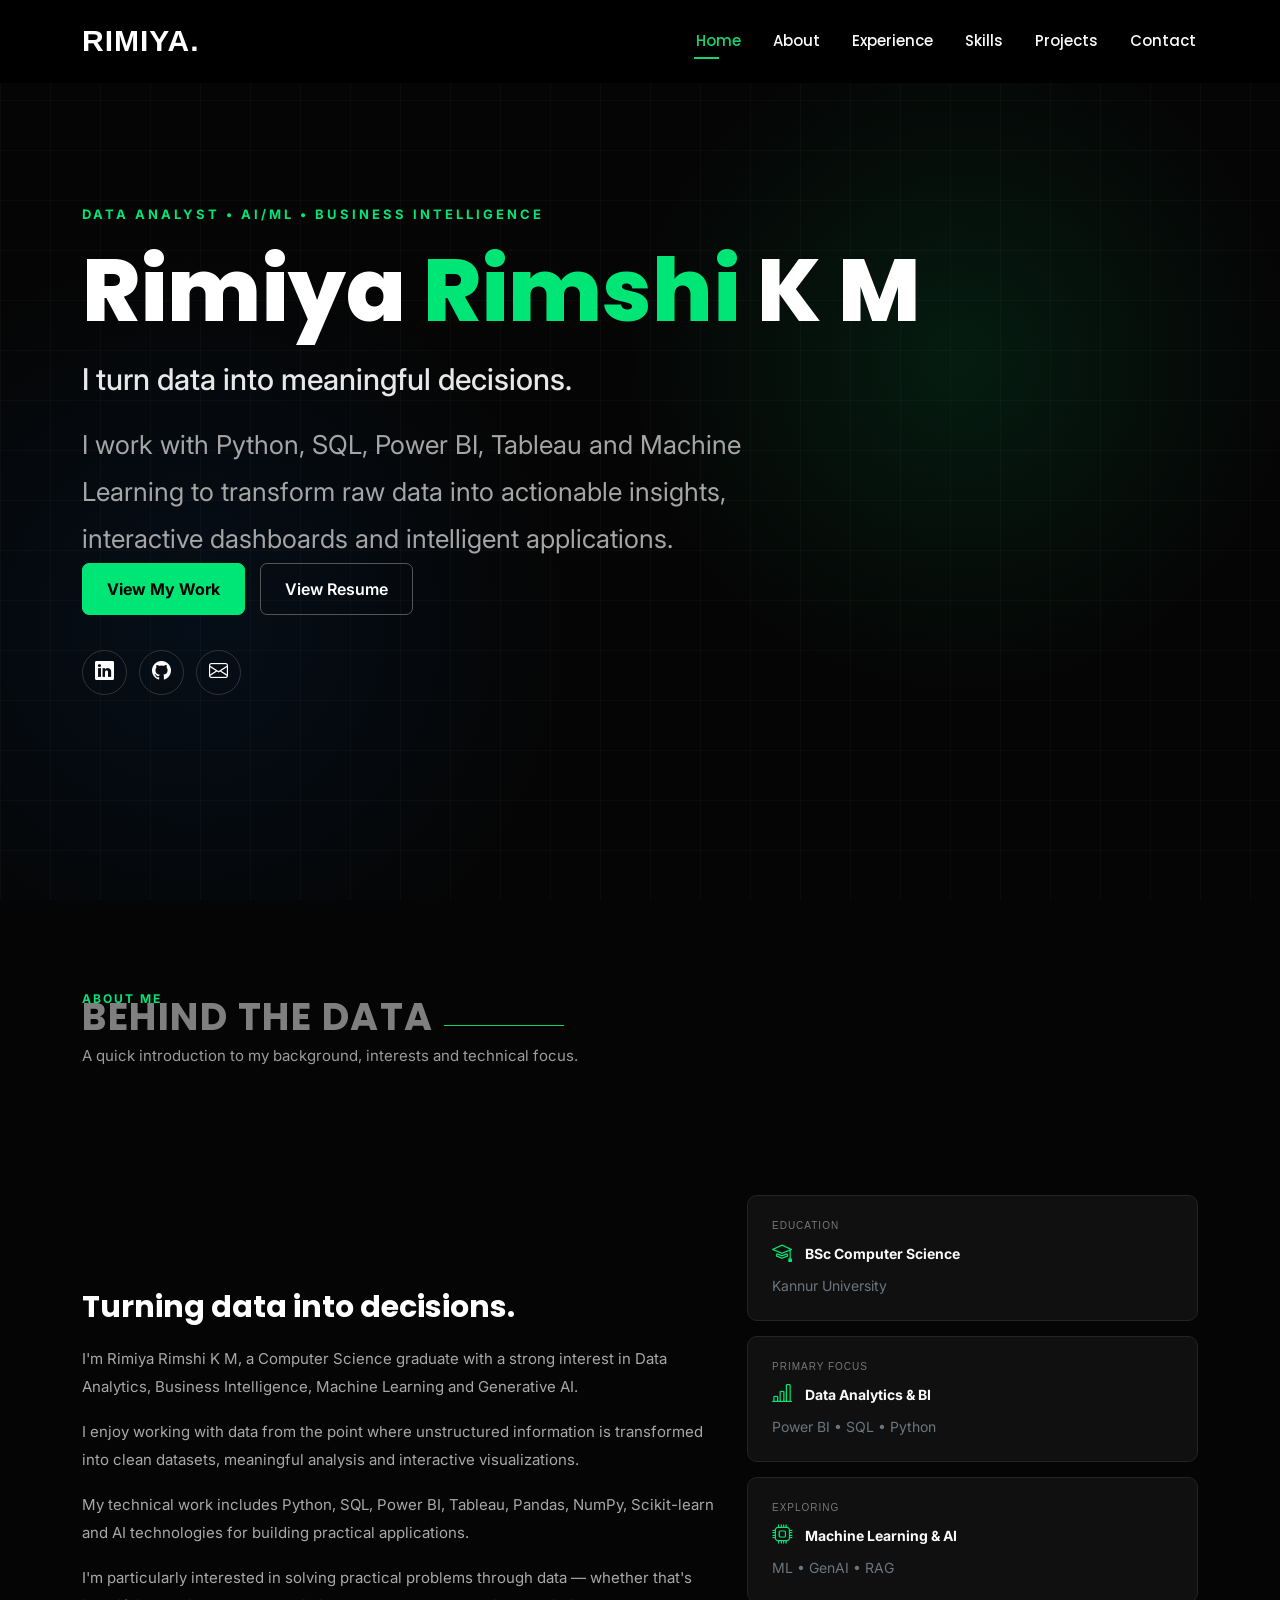
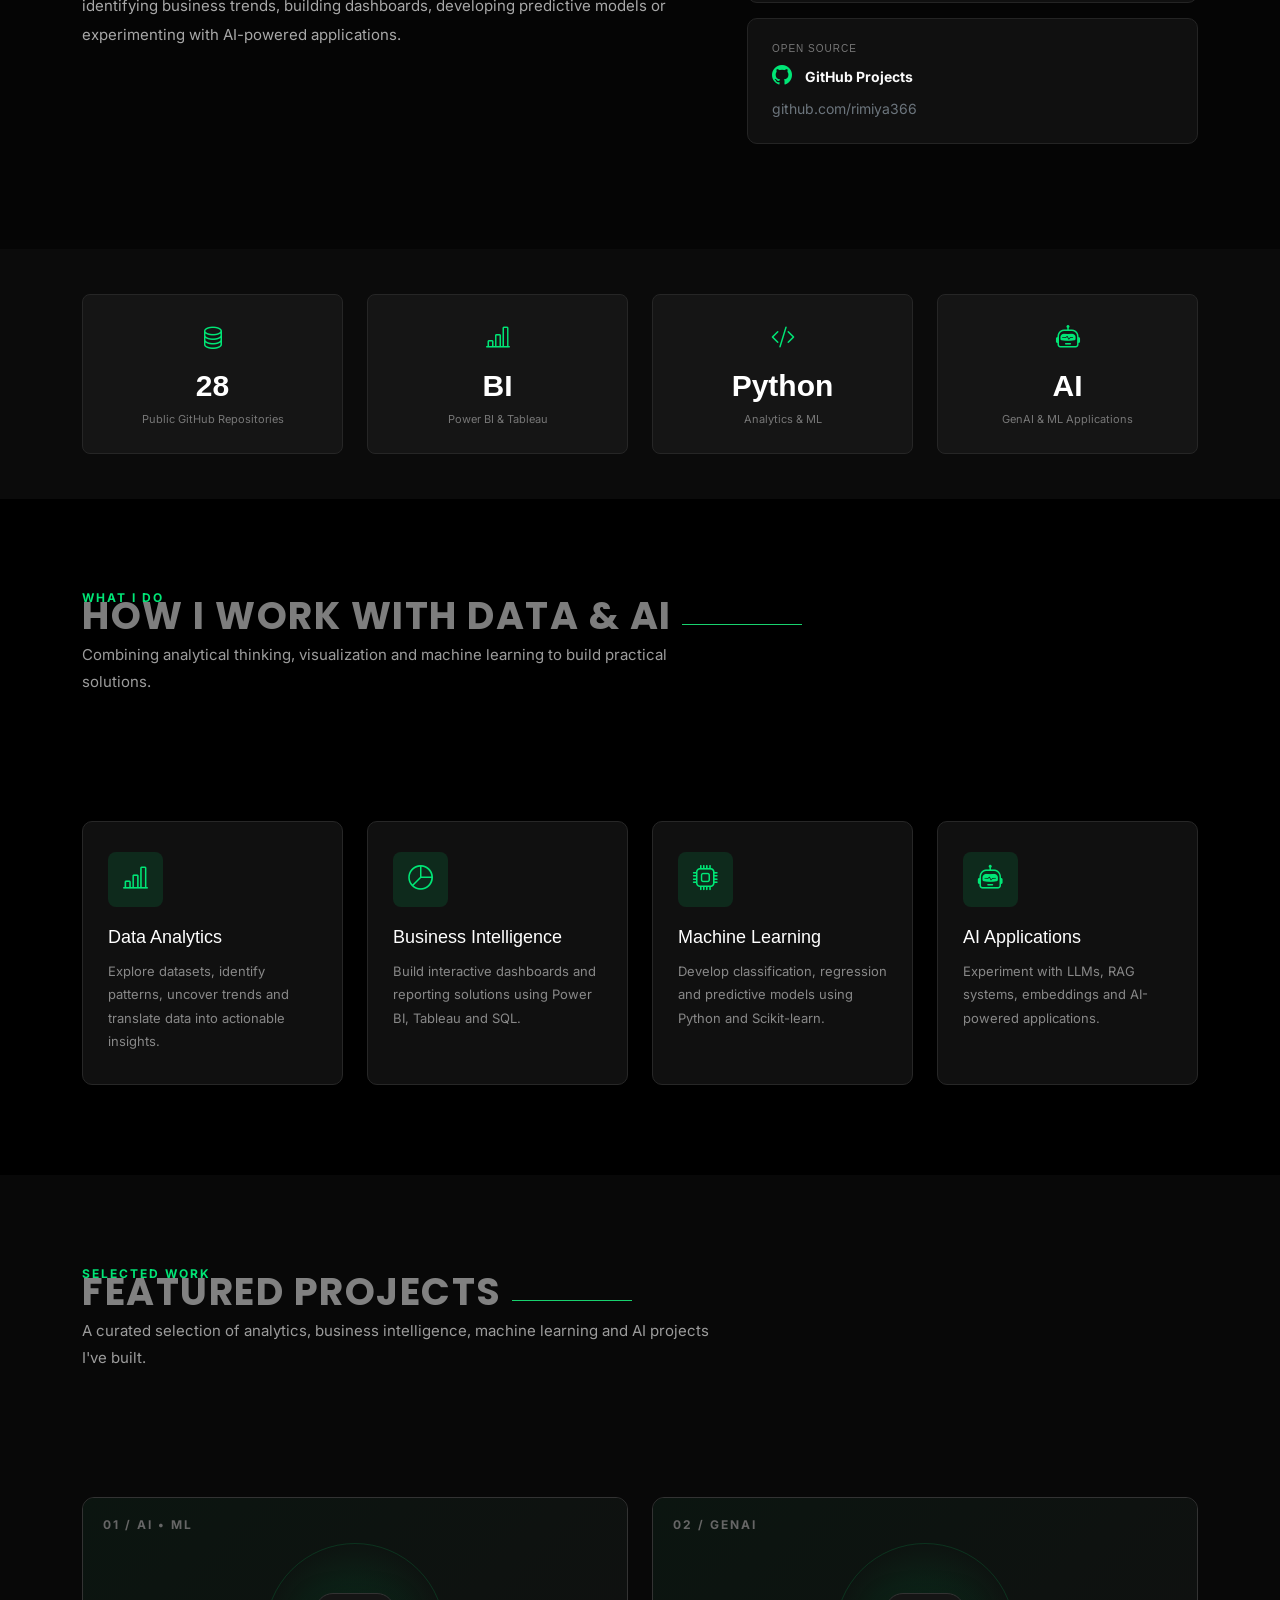
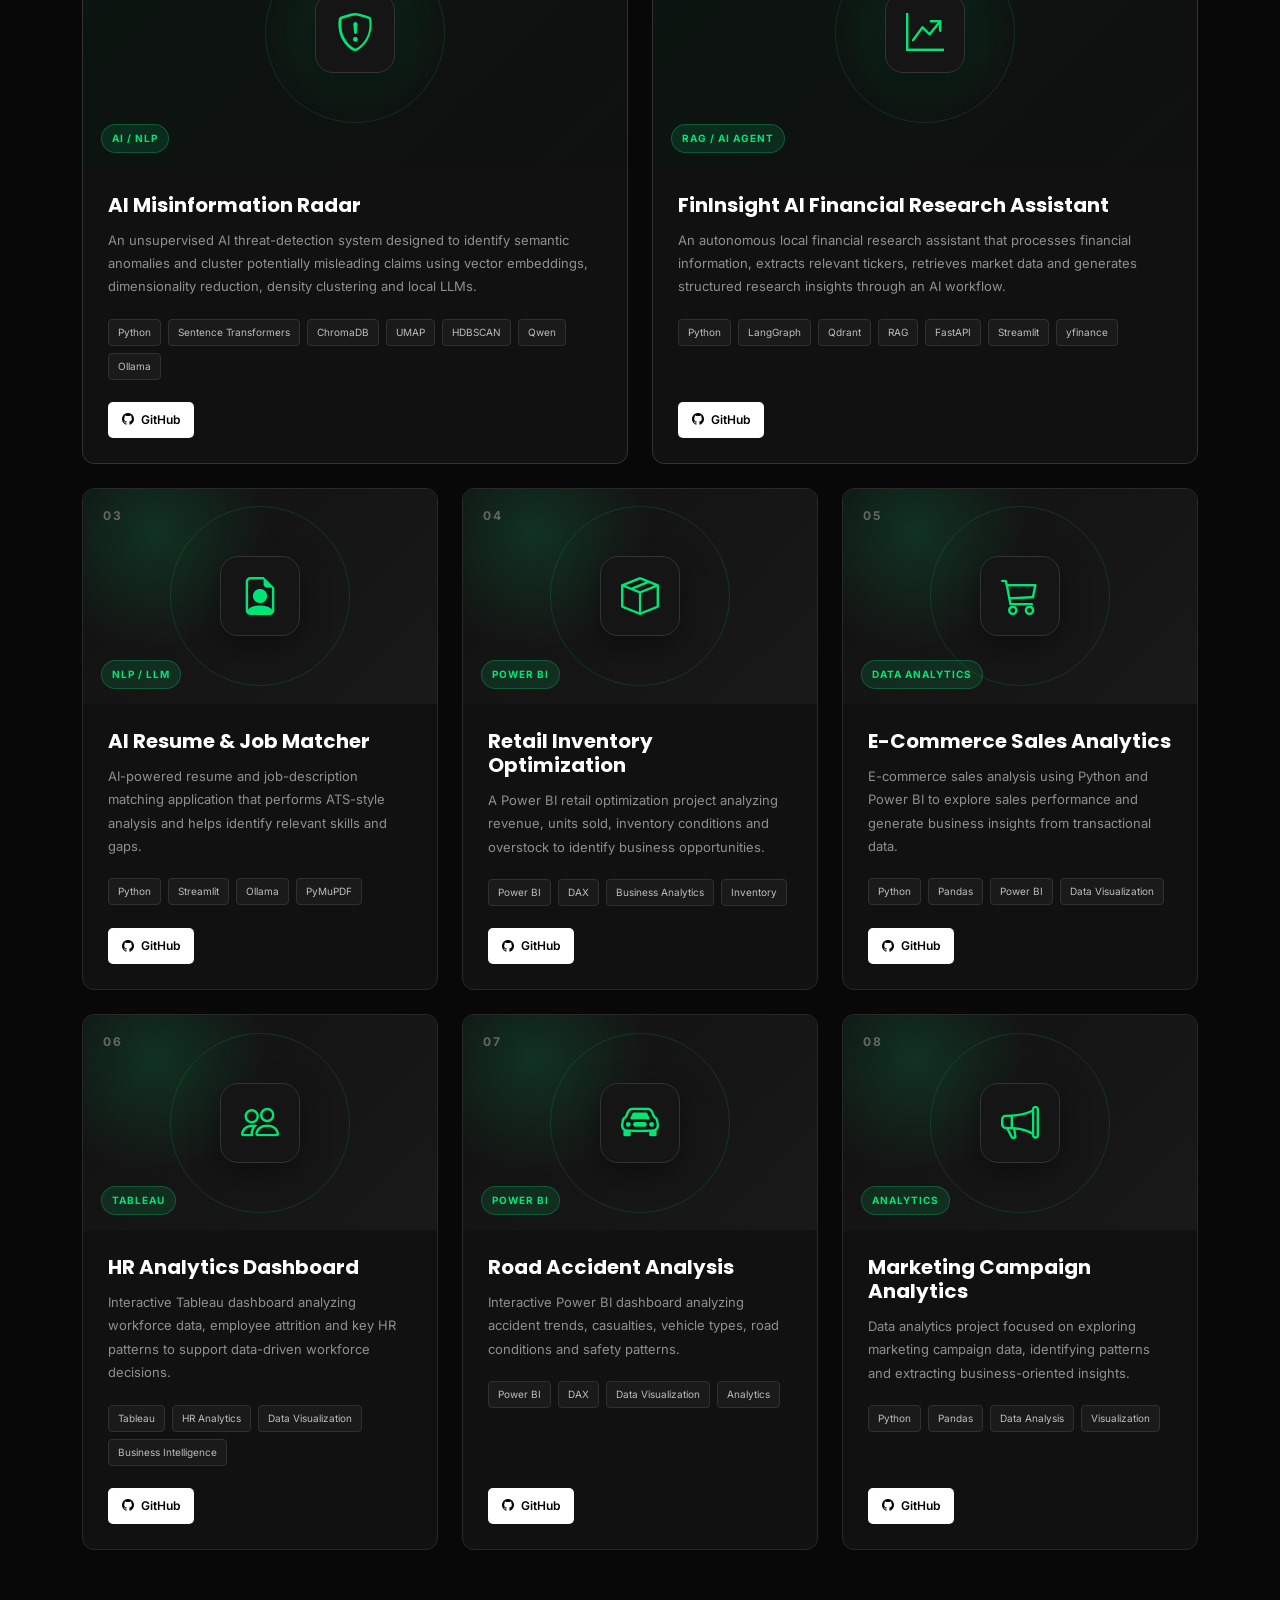
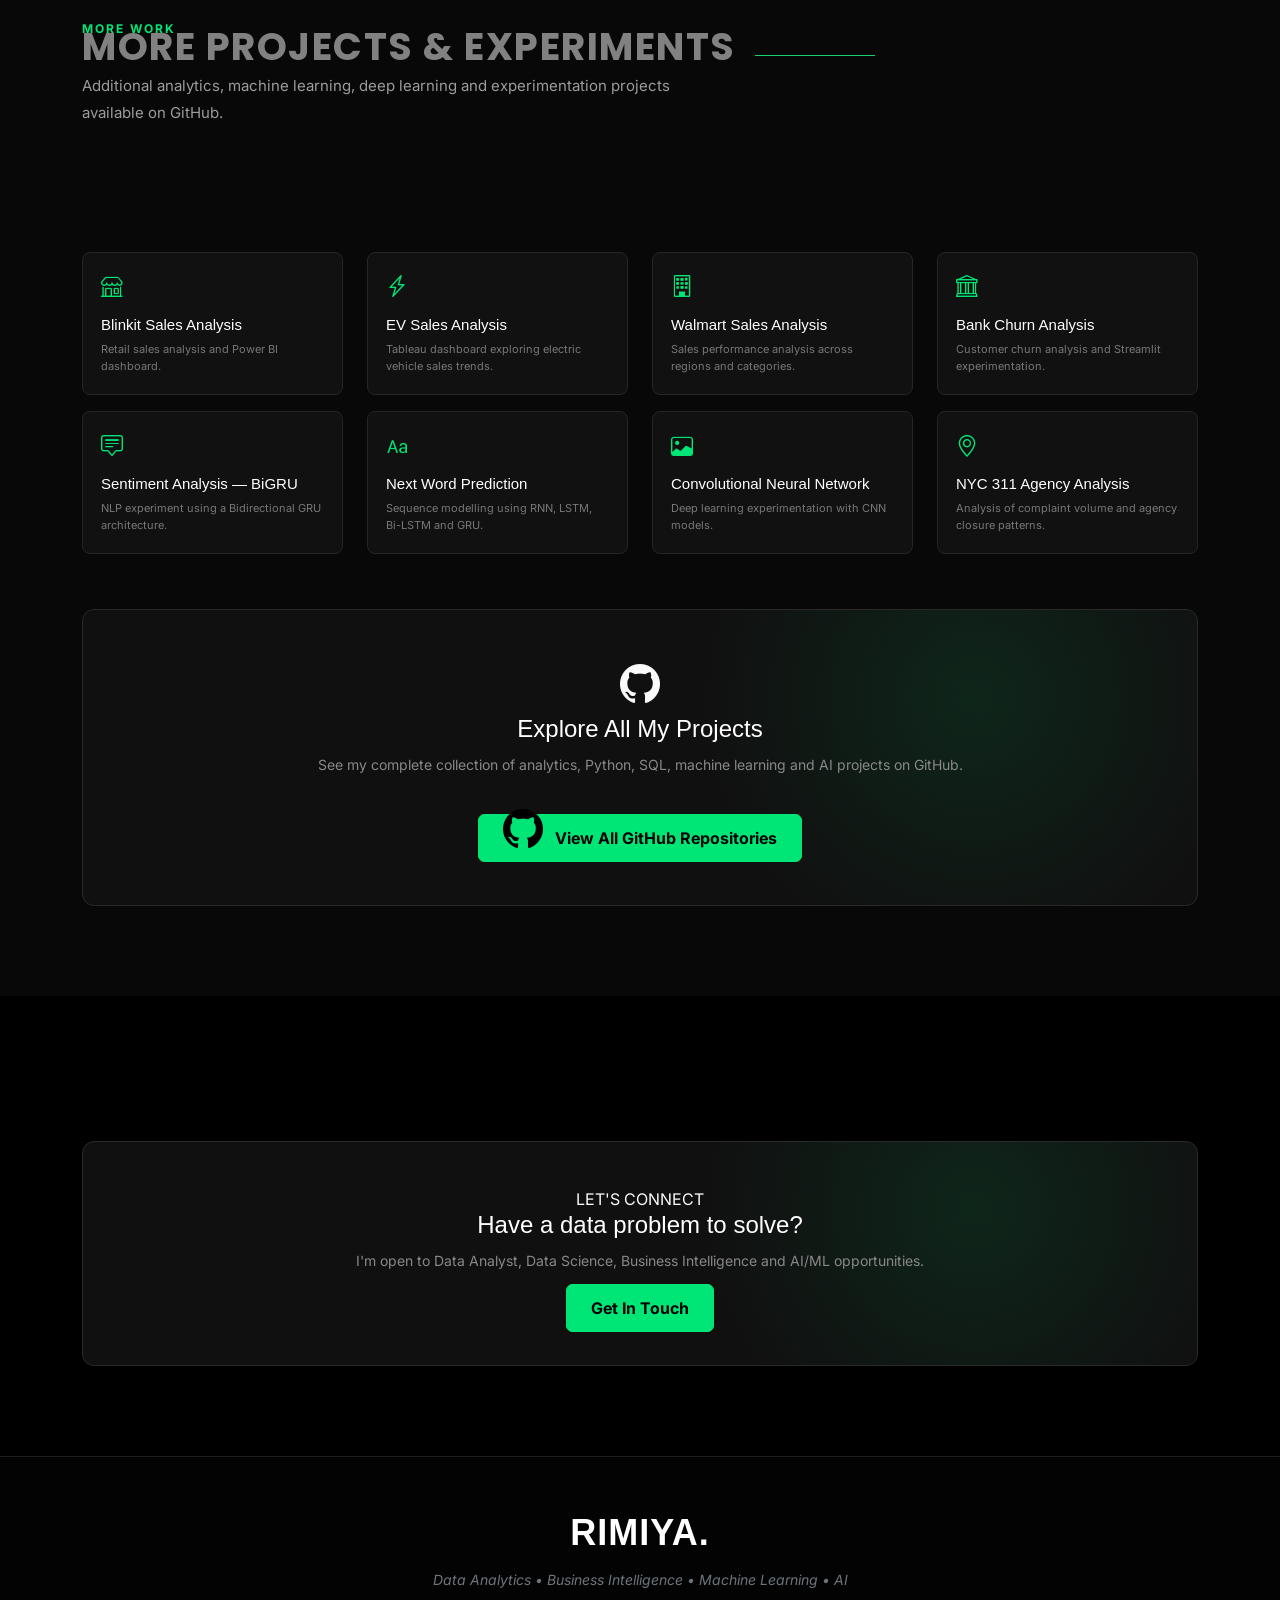
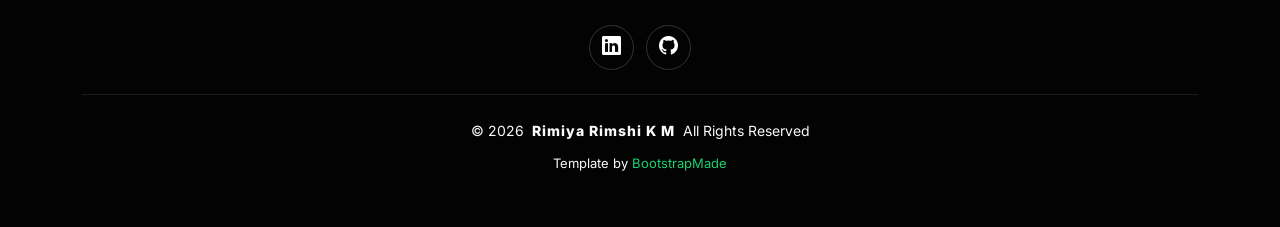
<file: index.html>
<!DOCTYPE html>
<html lang="en">

<head>
  <meta charset="utf-8">
  <meta name="viewport" content="width=device-width, initial-scale=1.0">

  <title>Rimiya Rimshi K M | Data Analyst | AI & Machine Learning</title>

  <meta name="description"
    content="Rimiya Rimshi K M - Data Analyst and AI/ML enthusiast specializing in Power BI, SQL, Python, Machine Learning, Generative AI and Business Intelligence.">

  <meta name="keywords"
    content="Rimiya Rimshi K M, Data Analyst, Data Science, Power BI, SQL, Python, Machine Learning, AI, Generative AI, Tableau">

  <!-- Favicon -->
  <link href="assets/img/favicon.png" rel="icon">
  <link href="assets/img/apple-touch-icon.png" rel="apple-touch-icon">

  <!-- Google Fonts -->
  <link href="https://fonts.googleapis.com" rel="preconnect">
  <link href="https://fonts.gstatic.com" rel="preconnect">
  <link
    href="https://fonts.googleapis.com/css2?family=Inter:wght@300;400;500;600;700;800&family=Poppins:wght@400;500;600;700;800&display=swap"
    rel="stylesheet">

  <!-- Bootstrap -->
  <link href="assets/vendor/bootstrap/css/bootstrap.min.css" rel="stylesheet">

  <!-- Bootstrap Icons -->
  <link href="assets/vendor/bootstrap-icons/bootstrap-icons.css" rel="stylesheet">

  <!-- AOS -->
  <link href="assets/vendor/aos/aos.css" rel="stylesheet">

  <!-- Main CSS -->
  <link href="assets/css/main.css" rel="stylesheet">

  <!-- =========================================================
       CUSTOM PORTFOLIO PROJECT STYLES
  ========================================================== -->

  <style>

    /* =========================================================
       GLOBAL
    ========================================================== */

    body {
      background: #050505;
      color: #ffffff;
      font-family: "Inter", sans-serif;
    }

    .section {
      padding: 90px 0;
    }

    .section-title {
      margin-bottom: 50px;
    }

    .section-title .eyebrow {
      color: #00e676;
      font-size: 12px;
      font-weight: 700;
      letter-spacing: 2px;
      text-transform: uppercase;
      margin-bottom: 8px;
      display: block;
    }

    .section-title h2 {
      font-family: "Poppins", sans-serif;
      font-size: 38px;
      font-weight: 700;
      margin-bottom: 12px;
    }

    .section-title p {
      color: #9c9c9c;
      max-width: 650px;
      font-size: 15px;
      line-height: 1.8;
    }


    /* =========================================================
       NAVIGATION
    ========================================================== */

    .header {
      background: rgba(0, 0, 0, 0.92);
      backdrop-filter: blur(10px);
    }

    .sitename {
      font-weight: 800 !important;
      letter-spacing: 1px;
    }

    .navmenu a {
      font-weight: 500;
    }


    /* =========================================================
       HERO
    ========================================================== */

    #hero {
      min-height: 100vh;
      display: flex;
      align-items: center;
      position: relative;
      overflow: hidden;
      background:
        radial-gradient(circle at 75% 40%, rgba(0, 230, 118, 0.10), transparent 30%),
        radial-gradient(circle at 15% 70%, rgba(0, 123, 255, 0.08), transparent 30%),
        #050505;
    }

    #hero::before {
      content: "";
      position: absolute;
      inset: 0;
      background-image:
        linear-gradient(rgba(255,255,255,0.025) 1px, transparent 1px),
        linear-gradient(90deg, rgba(255,255,255,0.025) 1px, transparent 1px);
      background-size: 50px 50px;
      pointer-events: none;
    }

    .hero-content {
      position: relative;
      z-index: 2;
      max-width: 900px;
    }

    .hero-label {
      color: #00e676;
      font-size: 13px;
      font-weight: 700;
      letter-spacing: 3px;
      text-transform: uppercase;
      margin-bottom: 20px;
    }

    .hero-content h1 {
      font-family: "Poppins", sans-serif;
      font-size: clamp(45px, 7vw, 88px);
      line-height: 1.05;
      font-weight: 800;
      margin-bottom: 20px;
    }

    .hero-content h1 span {
      color: #00e676;
    }

    .hero-role {
      font-size: clamp(20px, 3vw, 30px);
      font-weight: 500;
      margin-bottom: 20px;
      color: #e8e8e8;
    }

    .hero-description {
      color: #a5a5a5;
      font-size: 17px;
      line-height: 1.8;
      max-width: 720px;
      margin-bottom: 35px;
    }

    .hero-buttons {
      display: flex;
      gap: 15px;
      flex-wrap: wrap;
    }

    .btn-primary-custom {
      background: #00e676;
      color: #000;
      border: 1px solid #00e676;
      padding: 13px 24px;
      border-radius: 7px;
      font-weight: 700;
      text-decoration: none;
      transition: 0.3s;
    }

    .btn-primary-custom:hover {
      background: #ffffff;
      color: #000;
      transform: translateY(-2px);
    }

    .btn-outline-custom {
      background: transparent;
      color: #ffffff;
      border: 1px solid #555;
      padding: 13px 24px;
      border-radius: 7px;
      font-weight: 600;
      text-decoration: none;
      transition: 0.3s;
    }

    .btn-outline-custom:hover {
      border-color: #00e676;
      color: #00e676;
      transform: translateY(-2px);
    }

    .social-links-custom {
      display: flex;
      gap: 12px;
      margin-top: 35px;
    }

    .social-links-custom a {
      width: 45px;
      height: 45px;
      border: 1px solid #333;
      border-radius: 50%;
      display: flex;
      align-items: center;
      justify-content: center;
      color: #fff;
      font-size: 19px;
      transition: 0.3s;
      text-decoration: none;
    }

    .social-links-custom a:hover {
      border-color: #00e676;
      color: #00e676;
      transform: translateY(-3px);
    }


    /* =========================================================
       ABOUT
    ========================================================== */

    .about-section {
      background: #050505;
    }

    .about-heading {
      font-family: "Poppins", sans-serif;
      font-size: 30px;
      font-weight: 700;
      margin-bottom: 20px;
    }

    .about-text {
      color: #a8a8a8;
      line-height: 1.9;
      font-size: 15px;
    }

    .about-card {
      background: #101010;
      border: 1px solid #242424;
      border-radius: 10px;
      padding: 24px;
      margin-bottom: 15px;
      transition: 0.3s;
    }

    .about-card:hover {
      border-color: #00e676;
      transform: translateY(-3px);
    }

    .about-card i {
      color: #00e676;
      font-size: 20px;
      margin-right: 10px;
    }

    .about-card h6 {
      color: #777;
      text-transform: uppercase;
      font-size: 10px;
      letter-spacing: 1px;
      margin-bottom: 5px;
    }

    .about-card strong {
      font-size: 14px;
    }


    /* =========================================================
       STATS
    ========================================================== */

    .stats-section {
      background: #0b0b0b;
      padding: 45px 0;
    }

    .stat-box {
      background: #151515;
      border: 1px solid #262626;
      border-radius: 8px;
      padding: 25px 15px;
      text-align: center;
      height: 100%;
    }

    .stat-box i {
      color: #00e676;
      font-size: 24px;
      display: block;
      margin-bottom: 12px;
    }

    .stat-box h3 {
      font-size: 30px;
      font-weight: 700;
      margin: 0;
    }

    .stat-box p {
      color: #777;
      font-size: 11px;
      margin: 7px 0 0;
    }


    /* =========================================================
       WHAT I DO
    ========================================================== */

    .service-card {
      background: #101010;
      border: 1px solid #272727;
      border-radius: 10px;
      padding: 30px 25px;
      height: 100%;
      transition: 0.3s;
    }

    .service-card:hover {
      transform: translateY(-6px);
      border-color: #00e676;
    }

    .service-icon {
      width: 55px;
      height: 55px;
      border-radius: 8px;
      background: rgba(0, 230, 118, 0.12);
      color: #00e676;
      display: flex;
      align-items: center;
      justify-content: center;
      font-size: 25px;
      margin-bottom: 20px;
    }

    .service-card h4 {
      font-size: 18px;
      margin-bottom: 12px;
    }

    .service-card p {
      color: #888;
      font-size: 13px;
      line-height: 1.8;
      margin: 0;
    }


    /* =========================================================
       FEATURED PROJECTS
    ========================================================== */

    .projects-section {
      background: #080808;
    }

    .project-card {
      background: #111111;
      border: 1px solid #292929;
      border-radius: 12px;
      overflow: hidden;
      height: 100%;
      display: flex;
      flex-direction: column;
      transition: all 0.35s ease;
    }

    .project-card:hover {
      transform: translateY(-8px);
      border-color: #00e676;
      box-shadow: 0 20px 45px rgba(0, 0, 0, 0.35);
    }


    /* Project visual area */

    .project-visual {
      min-height: 215px;
      position: relative;
      display: flex;
      align-items: center;
      justify-content: center;
      overflow: hidden;
      background:
        radial-gradient(circle at 20% 20%, rgba(0, 230, 118, 0.15), transparent 35%),
        linear-gradient(135deg, #111111, #191919);
    }

    .project-visual::before {
      content: "";
      position: absolute;
      width: 180px;
      height: 180px;
      border: 1px solid rgba(0, 230, 118, 0.15);
      border-radius: 50%;
    }

    .project-number {
      position: absolute;
      top: 18px;
      left: 20px;
      font-size: 12px;
      color: #666;
      letter-spacing: 2px;
      font-weight: 700;
    }

    .project-icon {
      width: 80px;
      height: 80px;
      border-radius: 18px;
      background: #151515;
      border: 1px solid #333;
      display: flex;
      align-items: center;
      justify-content: center;
      color: #00e676;
      font-size: 38px;
      position: relative;
      z-index: 2;
      box-shadow: 0 10px 30px rgba(0,0,0,0.4);
    }

    .project-category {
      position: absolute;
      bottom: 15px;
      left: 18px;
      background: rgba(0, 230, 118, 0.12);
      border: 1px solid rgba(0, 230, 118, 0.25);
      color: #00e676;
      font-size: 10px;
      font-weight: 700;
      padding: 6px 10px;
      border-radius: 20px;
      text-transform: uppercase;
      letter-spacing: 1px;
    }


    /* Project content */

    .project-content {
      padding: 25px;
      display: flex;
      flex-direction: column;
      flex: 1;
    }

    .project-content h3 {
      font-family: "Poppins", sans-serif;
      font-size: 20px;
      font-weight: 700;
      margin-bottom: 12px;
    }

    .project-content p {
      color: #8f8f8f;
      font-size: 13px;
      line-height: 1.8;
      margin-bottom: 20px;
    }


    /* Tech badges */

    .tech-stack {
      display: flex;
      flex-wrap: wrap;
      gap: 7px;
      margin-bottom: 22px;
    }

    .tech-stack span {
      background: #1a1a1a;
      border: 1px solid #303030;
      color: #bdbdbd;
      font-size: 10px;
      padding: 5px 9px;
      border-radius: 4px;
    }


    /* Project buttons */

    .project-links {
      margin-top: auto;
      display: flex;
      gap: 10px;
    }

    .project-btn {
      display: inline-flex;
      align-items: center;
      gap: 7px;
      padding: 9px 14px;
      border-radius: 5px;
      text-decoration: none;
      font-size: 12px;
      font-weight: 600;
      transition: 0.3s;
    }

    .project-btn-github {
      background: #ffffff;
      color: #000;
    }

    .project-btn-github:hover {
      background: #00e676;
      color: #000;
    }

    .project-btn-secondary {
      border: 1px solid #3a3a3a;
      color: #ffffff;
    }

    .project-btn-secondary:hover {
      border-color: #00e676;
      color: #00e676;
    }


    /* Featured project */

    .featured-project {
      border-color: #333;
    }

    .featured-project .project-visual {
      min-height: 270px;
      background:
        radial-gradient(circle at 50% 50%, rgba(0, 230, 118, 0.14), transparent 30%),
        linear-gradient(135deg, #0b1510, #101010);
    }


    /* =========================================================
       MORE PROJECTS
    ========================================================== */

    .more-projects {
      margin-top: 70px;
    }

    .more-project-card {
      background: #111111;
      border: 1px solid #252525;
      border-radius: 8px;
      padding: 18px;
      height: 100%;
      transition: 0.3s;
    }

    .more-project-card:hover {
      border-color: #00e676;
      transform: translateY(-3px);
    }

    .more-project-card i {
      color: #00e676;
      font-size: 22px;
      margin-bottom: 12px;
      display: block;
    }

    .more-project-card h5 {
      font-size: 15px;
      margin-bottom: 7px;
    }

    .more-project-card p {
      color: #777;
      font-size: 11px;
      margin: 0;
      line-height: 1.6;
    }


    /* =========================================================
       GITHUB CTA
    ========================================================== */

    .github-cta {
      margin-top: 55px;
      padding: 45px;
      border-radius: 12px;
      border: 1px solid #292929;
      background:
        radial-gradient(circle at 80% 30%, rgba(0,230,118,0.10), transparent 30%),
        #101010;
      text-align: center;
    }

    .github-cta i {
      font-size: 40px;
      margin-bottom: 15px;
    }

    .github-cta h3 {
      font-size: 24px;
      margin-bottom: 10px;
    }

    .github-cta p {
      color: #888;
      font-size: 14px;
      margin-bottom: 25px;
    }


    /* =========================================================
       FOOTER
    ========================================================== */

    .footer {
      background: #030303;
      border-top: 1px solid #1c1c1c;
    }


    /* =========================================================
       MOBILE
    ========================================================== */

    @media (max-width: 768px) {

      .section {
        padding: 65px 0;
      }

      .section-title h2 {
        font-size: 30px;
      }

      .hero-content h1 {
        font-size: 48px;
      }

      .hero-description {
        font-size: 15px;
      }

      .project-visual {
        min-height: 190px;
      }

      .github-cta {
        padding: 30px 20px;
      }

    }

  </style>

</head>


<body class="index-page">


  <!-- =========================================================
       HEADER
  ========================================================== -->

  <header id="header" class="header d-flex align-items-center fixed-top">

    <div class="container-xl d-flex align-items-center justify-content-between">

      <a href="index.html" class="logo d-flex align-items-center text-decoration-none">
        <h1 class="sitename">RIMIYA.</h1>
      </a>

      <nav id="navmenu" class="navmenu">

        <ul>

          <li>
            <a href="#hero" class="active">Home</a>
          </li>

          <li>
            <a href="#about">About</a>
          </li>

          <li>
            <a href="resume.html">Experience</a>
          </li>

          <li>
            <a href="#services">Skills</a>
          </li>

          <li>
            <a href="#projects">Projects</a>
          </li>

          <li>
            <a href="contact.html">Contact</a>
          </li>

        </ul>

        <i class="mobile-nav-toggle d-xl-none bi bi-list"></i>

      </nav>

    </div>

  </header>


  <main>


    <!-- =========================================================
         HERO
    ========================================================== -->

    <section id="hero" class="hero section">

      <div class="container">

        <div class="hero-content" data-aos="fade-up">

          <div class="hero-label">
            Data Analyst • AI/ML • Business Intelligence
          </div>

          <h1>
            Rimiya <span>Rimshi</span> K M
          </h1>

          <div class="hero-role">
            I turn data into meaningful decisions.
          </div>

          <p class="hero-description">
            I work with Python, SQL, Power BI, Tableau and Machine Learning
            to transform raw data into actionable insights, interactive
            dashboards and intelligent applications.
          </p>

          <div class="hero-buttons">

            <a href="#projects" class="btn-primary-custom">
              View My Work
            </a>

            <a href="resume.html" class="btn-outline-custom">
              View Resume
            </a>

          </div>


          <div class="social-links-custom">

            <a
              href="https://www.linkedin.com/in/rimiya-rimshi-k-m/"
              target="_blank"
              rel="noopener noreferrer"
              aria-label="LinkedIn">

              <i class="bi bi-linkedin"></i>

            </a>


            <a
              href="https://github.com/rimiya366"
              target="_blank"
              rel="noopener noreferrer"
              aria-label="GitHub">

              <i class="bi bi-github"></i>

            </a>


            <a
              href="mailto:rimiyarimshi07@gmail.com"
              aria-label="Email">

              <i class="bi bi-envelope"></i>

            </a>

          </div>

        </div>

      </div>

    </section>


    <!-- =========================================================
         ABOUT
    ========================================================== -->

    <section id="about" class="section about-section">

      <div class="container">

        <div class="section-title">

          <span class="eyebrow">ABOUT ME</span>

          <h2>Behind the Data</h2>

          <p>
            A quick introduction to my background, interests and technical focus.
          </p>

        </div>


        <div class="row gy-4 align-items-center">


          <div class="col-lg-7">

            <h3 class="about-heading">
              Turning data into decisions.
            </h3>

            <p class="about-text">

              I'm Rimiya Rimshi K M, a Computer Science graduate with a strong
              interest in Data Analytics, Business Intelligence, Machine Learning
              and Generative AI.

            </p>

            <p class="about-text">

              I enjoy working with data from the point where unstructured
              information is transformed into clean datasets, meaningful analysis
              and interactive visualizations.

            </p>

            <p class="about-text">

              My technical work includes Python, SQL, Power BI, Tableau,
              Pandas, NumPy, Scikit-learn and AI technologies for building
              practical applications.

            </p>

            <p class="about-text">

              I'm particularly interested in solving practical problems through
              data — whether that's identifying business trends, building
              dashboards, developing predictive models or experimenting with
              AI-powered applications.

            </p>

          </div>


          <div class="col-lg-5">

            <div class="about-card">

              <h6>Education</h6>

              <strong>
                <i class="bi bi-mortarboard"></i>
                BSc Computer Science
              </strong>

              <p class="small text-secondary mb-0 mt-2">
                Kannur University
              </p>

            </div>


            <div class="about-card">

              <h6>Primary Focus</h6>

              <strong>
                <i class="bi bi-bar-chart-line"></i>
                Data Analytics & BI
              </strong>

              <p class="small text-secondary mb-0 mt-2">
                Power BI • SQL • Python
              </p>

            </div>


            <div class="about-card">

              <h6>Exploring</h6>

              <strong>
                <i class="bi bi-cpu"></i>
                Machine Learning & AI
              </strong>

              <p class="small text-secondary mb-0 mt-2">
                ML • GenAI • RAG
              </p>

            </div>


            <div class="about-card">

              <h6>Open Source</h6>

              <strong>
                <i class="bi bi-github"></i>
                GitHub Projects
              </strong>

              <p class="small text-secondary mb-0 mt-2">
                github.com/rimiya366
              </p>

            </div>

          </div>

        </div>

      </div>

    </section>


    <!-- =========================================================
         STATS
    ========================================================== -->

    <section class="stats-section">

      <div class="container">

        <div class="row gy-3">

          <div class="col-6 col-lg-3">

            <div class="stat-box">

              <i class="bi bi-database"></i>

              <h3>28</h3>

              <p>Public GitHub Repositories</p>

            </div>

          </div>


          <div class="col-6 col-lg-3">

            <div class="stat-box">

              <i class="bi bi-bar-chart-line"></i>

              <h3>BI</h3>

              <p>Power BI & Tableau</p>

            </div>

          </div>


          <div class="col-6 col-lg-3">

            <div class="stat-box">

              <i class="bi bi-code-slash"></i>

              <h3>Python</h3>

              <p>Analytics & ML</p>

            </div>

          </div>


          <div class="col-6 col-lg-3">

            <div class="stat-box">

              <i class="bi bi-robot"></i>

              <h3>AI</h3>

              <p>GenAI & ML Applications</p>

            </div>

          </div>

        </div>

      </div>

    </section>


    <!-- =========================================================
         WHAT I DO
    ========================================================== -->

    <section id="services" class="section">

      <div class="container">

        <div class="section-title">

          <span class="eyebrow">WHAT I DO</span>

          <h2>How I Work With Data & AI</h2>

          <p>
            Combining analytical thinking, visualization and machine learning
            to build practical solutions.
          </p>

        </div>


        <div class="row gy-4">


          <div class="col-lg-3 col-md-6">

            <div class="service-card">

              <div class="service-icon">
                <i class="bi bi-bar-chart-line"></i>
              </div>

              <h4>Data Analytics</h4>

              <p>
                Explore datasets, identify patterns, uncover trends and
                translate data into actionable insights.
              </p>

            </div>

          </div>


          <div class="col-lg-3 col-md-6">

            <div class="service-card">

              <div class="service-icon">
                <i class="bi bi-pie-chart"></i>
              </div>

              <h4>Business Intelligence</h4>

              <p>
                Build interactive dashboards and reporting solutions using
                Power BI, Tableau and SQL.
              </p>

            </div>

          </div>


          <div class="col-lg-3 col-md-6">

            <div class="service-card">

              <div class="service-icon">
                <i class="bi bi-cpu"></i>
              </div>

              <h4>Machine Learning</h4>

              <p>
                Develop classification, regression and predictive models
                using Python and Scikit-learn.
              </p>

            </div>

          </div>


          <div class="col-lg-3 col-md-6">

            <div class="service-card">

              <div class="service-icon">
                <i class="bi bi-robot"></i>
              </div>

              <h4>AI Applications</h4>

              <p>
                Experiment with LLMs, RAG systems, embeddings and
                AI-powered applications.
              </p>

            </div>

          </div>

        </div>

      </div>

    </section>


    <!-- =========================================================
         FEATURED PROJECTS
    ========================================================== -->

    <section id="projects" class="section projects-section">

      <div class="container">


        <!-- SECTION TITLE -->

        <div class="section-title">

          <span class="eyebrow">SELECTED WORK</span>

          <h2>Featured Projects</h2>

          <p>
            A curated selection of analytics, business intelligence,
            machine learning and AI projects I've built.
          </p>

        </div>


        <!-- =====================================================
             PROJECT 01
        ====================================================== -->

        <div class="row gy-4">


          <div class="col-lg-6">

            <article class="project-card featured-project"
              data-aos="fade-up">

              <div class="project-visual">

                <span class="project-number">
                  01 / AI • ML
                </span>

                <div class="project-icon">
                  <i class="bi bi-shield-exclamation"></i>
                </div>

                <span class="project-category">
                  AI / NLP
                </span>

              </div>


              <div class="project-content">

                <h3>
                  AI Misinformation Radar
                </h3>

                <p>
                  An unsupervised AI threat-detection system designed to
                  identify semantic anomalies and cluster potentially
                  misleading claims using vector embeddings, dimensionality
                  reduction, density clustering and local LLMs.
                </p>


                <div class="tech-stack">

                  <span>Python</span>
                  <span>Sentence Transformers</span>
                  <span>ChromaDB</span>
                  <span>UMAP</span>
                  <span>HDBSCAN</span>
                  <span>Qwen</span>
                  <span>Ollama</span>

                </div>


                <div class="project-links">

                  <a
                    href="https://github.com/rimiya366/AI-Misinformation-radar"
                    target="_blank"
                    rel="noopener noreferrer"
                    class="project-btn project-btn-github">

                    <i class="bi bi-github"></i>
                    GitHub

                  </a>

                </div>

              </div>

            </article>

          </div>


          <!-- =====================================================
               PROJECT 02
          ====================================================== -->

          <div class="col-lg-6">

            <article class="project-card featured-project"
              data-aos="fade-up"
              data-aos-delay="100">

              <div class="project-visual">

                <span class="project-number">
                  02 / GENAI
                </span>

                <div class="project-icon">
                  <i class="bi bi-graph-up-arrow"></i>
                </div>

                <span class="project-category">
                  RAG / AI AGENT
                </span>

              </div>


              <div class="project-content">

                <h3>
                  FinInsight AI Financial Research Assistant
                </h3>

                <p>
                  An autonomous local financial research assistant that
                  processes financial information, extracts relevant tickers,
                  retrieves market data and generates structured research
                  insights through an AI workflow.
                </p>


                <div class="tech-stack">

                  <span>Python</span>
                  <span>LangGraph</span>
                  <span>Qdrant</span>
                  <span>RAG</span>
                  <span>FastAPI</span>
                  <span>Streamlit</span>
                  <span>yfinance</span>

                </div>


                <div class="project-links">

                  <a
                    href="https://github.com/rimiya366/fininsight-ai-financial-research-assistant"
                    target="_blank"
                    rel="noopener noreferrer"
                    class="project-btn project-btn-github">

                    <i class="bi bi-github"></i>
                    GitHub

                  </a>

                </div>

              </div>

            </article>

          </div>


          <!-- =====================================================
               PROJECT 03
          ====================================================== -->

          <div class="col-lg-4">

            <article class="project-card"
              data-aos="fade-up"
              data-aos-delay="150">

              <div class="project-visual">

                <span class="project-number">
                  03
                </span>

                <div class="project-icon">
                  <i class="bi bi-file-earmark-person"></i>
                </div>

                <span class="project-category">
                  NLP / LLM
                </span>

              </div>


              <div class="project-content">

                <h3>
                  AI Resume & Job Matcher
                </h3>

                <p>
                  AI-powered resume and job-description matching application
                  that performs ATS-style analysis and helps identify
                  relevant skills and gaps.
                </p>


                <div class="tech-stack">

                  <span>Python</span>
                  <span>Streamlit</span>
                  <span>Ollama</span>
                  <span>PyMuPDF</span>

                </div>


                <div class="project-links">

                  <a
                    href="https://github.com/rimiya366/AI-Resume_Analyzer"
                    target="_blank"
                    rel="noopener noreferrer"
                    class="project-btn project-btn-github">

                    <i class="bi bi-github"></i>
                    GitHub

                  </a>

                </div>

              </div>

            </article>

          </div>


          <!-- =====================================================
               PROJECT 04
          ====================================================== -->

          <div class="col-lg-4">

            <article class="project-card"
              data-aos="fade-up"
              data-aos-delay="200">

              <div class="project-visual">

                <span class="project-number">
                  04
                </span>

                <div class="project-icon">
                  <i class="bi bi-box-seam"></i>
                </div>

                <span class="project-category">
                  POWER BI
                </span>

              </div>


              <div class="project-content">

                <h3>
                  Retail Inventory Optimization
                </h3>

                <p>
                  A Power BI retail optimization project analyzing revenue,
                  units sold, inventory conditions and overstock to identify
                  business opportunities.
                </p>


                <div class="tech-stack">

                  <span>Power BI</span>
                  <span>DAX</span>
                  <span>Business Analytics</span>
                  <span>Inventory</span>

                </div>


                <div class="project-links">

                  <a
                    href="https://github.com/rimiya366/Retail-Inventory-Optimization-PowerBI"
                    target="_blank"
                    rel="noopener noreferrer"
                    class="project-btn project-btn-github">

                    <i class="bi bi-github"></i>
                    GitHub

                  </a>

                </div>

              </div>

            </article>

          </div>


          <!-- =====================================================
               PROJECT 05
          ====================================================== -->

          <div class="col-lg-4">

            <article class="project-card"
              data-aos="fade-up"
              data-aos-delay="250">

              <div class="project-visual">

                <span class="project-number">
                  05
                </span>

                <div class="project-icon">
                  <i class="bi bi-cart3"></i>
                </div>

                <span class="project-category">
                  DATA ANALYTICS
                </span>

              </div>


              <div class="project-content">

                <h3>
                  E-Commerce Sales Analytics
                </h3>

                <p>
                  E-commerce sales analysis using Python and Power BI to
                  explore sales performance and generate business insights
                  from transactional data.
                </p>


                <div class="tech-stack">

                  <span>Python</span>
                  <span>Pandas</span>
                  <span>Power BI</span>
                  <span>Data Visualization</span>

                </div>


                <div class="project-links">

                  <a
                    href="https://github.com/rimiya366/ecommerce-sales-analytics-dashboard"
                    target="_blank"
                    rel="noopener noreferrer"
                    class="project-btn project-btn-github">

                    <i class="bi bi-github"></i>
                    GitHub

                  </a>

                </div>

              </div>

            </article>

          </div>


          <!-- =====================================================
               PROJECT 06
          ====================================================== -->

          <div class="col-lg-4">

            <article class="project-card"
              data-aos="fade-up"
              data-aos-delay="300">

              <div class="project-visual">

                <span class="project-number">
                  06
                </span>

                <div class="project-icon">
                  <i class="bi bi-people"></i>
                </div>

                <span class="project-category">
                  TABLEAU
                </span>

              </div>


              <div class="project-content">

                <h3>
                  HR Analytics Dashboard
                </h3>

                <p>
                  Interactive Tableau dashboard analyzing workforce data,
                  employee attrition and key HR patterns to support
                  data-driven workforce decisions.
                </p>


                <div class="tech-stack">

                  <span>Tableau</span>
                  <span>HR Analytics</span>
                  <span>Data Visualization</span>
                  <span>Business Intelligence</span>

                </div>


                <div class="project-links">

                  <a
                    href="https://github.com/rimiya366/HR-Analytics-Dashboard-Tableau-Project-"
                    target="_blank"
                    rel="noopener noreferrer"
                    class="project-btn project-btn-github">

                    <i class="bi bi-github"></i>
                    GitHub

                  </a>

                </div>

              </div>

            </article>

          </div>


          <!-- =====================================================
               PROJECT 07
          ====================================================== -->

          <div class="col-lg-4">

            <article class="project-card"
              data-aos="fade-up"
              data-aos-delay="350">

              <div class="project-visual">

                <span class="project-number">
                  07
                </span>

                <div class="project-icon">
                  <i class="bi bi-car-front"></i>
                </div>

                <span class="project-category">
                  POWER BI
                </span>

              </div>


              <div class="project-content">

                <h3>
                  Road Accident Analysis
                </h3>

                <p>
                  Interactive Power BI dashboard analyzing accident trends,
                  casualties, vehicle types, road conditions and safety
                  patterns.
                </p>


                <div class="tech-stack">

                  <span>Power BI</span>
                  <span>DAX</span>
                  <span>Data Visualization</span>
                  <span>Analytics</span>

                </div>


                <div class="project-links">

                  <a
                    href="https://github.com/rimiya366/road-accident-analysis-powerbi"
                    target="_blank"
                    rel="noopener noreferrer"
                    class="project-btn project-btn-github">

                    <i class="bi bi-github"></i>
                    GitHub

                  </a>

                </div>

              </div>

            </article>

          </div>


          <!-- =====================================================
               PROJECT 08
          ====================================================== -->

          <div class="col-lg-4">

            <article class="project-card"
              data-aos="fade-up"
              data-aos-delay="400">

              <div class="project-visual">

                <span class="project-number">
                  08
                </span>

                <div class="project-icon">
                  <i class="bi bi-megaphone"></i>
                </div>

                <span class="project-category">
                  ANALYTICS
                </span>

              </div>


              <div class="project-content">

                <h3>
                  Marketing Campaign Analytics
                </h3>

                <p>
                  Data analytics project focused on exploring marketing
                  campaign data, identifying patterns and extracting
                  business-oriented insights.
                </p>


                <div class="tech-stack">

                  <span>Python</span>
                  <span>Pandas</span>
                  <span>Data Analysis</span>
                  <span>Visualization</span>

                </div>


                <div class="project-links">

                  <a
                    href="https://github.com/rimiya366/Marketing-Campaign-Analytics"
                    target="_blank"
                    rel="noopener noreferrer"
                    class="project-btn project-btn-github">

                    <i class="bi bi-github"></i>
                    GitHub

                  </a>

                </div>

              </div>

            </article>

          </div>


        </div>


        <!-- =====================================================
             MORE PROJECTS
        ====================================================== -->

        <div class="more-projects">

          <div class="section-title">

            <span class="eyebrow">
              MORE WORK
            </span>

            <h2>
              More Projects & Experiments
            </h2>

            <p>
              Additional analytics, machine learning, deep learning and
              experimentation projects available on GitHub.
            </p>

          </div>


          <div class="row gy-3">


            <div class="col-lg-3 col-md-6">

              <div class="more-project-card">

                <i class="bi bi-shop"></i>

                <h5>
                  Blinkit Sales Analysis
                </h5>

                <p>
                  Retail sales analysis and Power BI dashboard.
                </p>

              </div>

            </div>


            <div class="col-lg-3 col-md-6">

              <div class="more-project-card">

                <i class="bi bi-lightning-charge"></i>

                <h5>
                  EV Sales Analysis
                </h5>

                <p>
                  Tableau dashboard exploring electric vehicle sales trends.
                </p>

              </div>

            </div>


            <div class="col-lg-3 col-md-6">

              <div class="more-project-card">

                <i class="bi bi-building"></i>

                <h5>
                  Walmart Sales Analysis
                </h5>

                <p>
                  Sales performance analysis across regions and categories.
                </p>

              </div>

            </div>


            <div class="col-lg-3 col-md-6">

              <div class="more-project-card">

                <i class="bi bi-bank"></i>

                <h5>
                  Bank Churn Analysis
                </h5>

                <p>
                  Customer churn analysis and Streamlit experimentation.
                </p>

              </div>

            </div>


            <div class="col-lg-3 col-md-6">

              <div class="more-project-card">

                <i class="bi bi-chat-square-text"></i>

                <h5>
                  Sentiment Analysis — BiGRU
                </h5>

                <p>
                  NLP experiment using a Bidirectional GRU architecture.
                </p>

              </div>

            </div>


            <div class="col-lg-3 col-md-6">

              <div class="more-project-card">

                <i class="bi bi-type"></i>

                <h5>
                  Next Word Prediction
                </h5>

                <p>
                  Sequence modelling using RNN, LSTM, Bi-LSTM and GRU.
                </p>

              </div>

            </div>


            <div class="col-lg-3 col-md-6">

              <div class="more-project-card">

                <i class="bi bi-image"></i>

                <h5>
                  Convolutional Neural Network
                </h5>

                <p>
                  Deep learning experimentation with CNN models.
                </p>

              </div>

            </div>


            <div class="col-lg-3 col-md-6">

              <div class="more-project-card">

                <i class="bi bi-geo-alt"></i>

                <h5>
                  NYC 311 Agency Analysis
                </h5>

                <p>
                  Analysis of complaint volume and agency closure patterns.
                </p>

              </div>

            </div>


          </div>


          <!-- =====================================================
               GITHUB CTA
          ====================================================== -->

          <div class="github-cta">

            <i class="bi bi-github"></i>

            <h3>
              Explore All My Projects
            </h3>

            <p>
              See my complete collection of analytics, Python,
              SQL, machine learning and AI projects on GitHub.
            </p>

            <a
              href="https://github.com/rimiya366?tab=repositories"
              target="_blank"
              rel="noopener noreferrer"
              class="btn-primary-custom">

              <i class="bi bi-github me-2"></i>
              View All GitHub Repositories

            </a>

          </div>

        </div>

      </div>

    </section>


    <!-- =========================================================
         CONTACT CTA
    ========================================================== -->

    <section class="section">

      <div class="container">

        <div class="github-cta">

          <span class="eyebrow">
            LET'S CONNECT
          </span>

          <h3>
            Have a data problem to solve?
          </h3>

          <p>
            I'm open to Data Analyst, Data Science, Business Intelligence
            and AI/ML opportunities.
          </p>

          <a href="contact.html" class="btn-primary-custom">
            Get In Touch
          </a>

        </div>

      </div>

    </section>


  </main>


  <!-- =========================================================
       FOOTER
  ========================================================== -->

  <footer id="footer" class="footer">

    <div class="container text-center py-4">

      <h3 class="sitename">
        RIMIYA.
      </h3>

      <p class="text-secondary">
        Data Analytics • Business Intelligence • Machine Learning • AI
      </p>


      <div class="social-links-custom justify-content-center">

        <a
          href="https://www.linkedin.com/in/rimiya-rimshi-k-m/"
          target="_blank"
          rel="noopener noreferrer">

          <i class="bi bi-linkedin"></i>

        </a>


        <a
          href="https://github.com/rimiya366"
          target="_blank"
          rel="noopener noreferrer">

          <i class="bi bi-github"></i>

        </a>

      </div>


      <div class="copyright mt-4">

        <span>
          © 2026
        </span>

        <strong class="px-1 sitename">
          Rimiya Rimshi K M
        </strong>

        <span>
          All Rights Reserved
        </span>

      </div>


      <div class="credits mt-2">

        Template by
        <a href="https://bootstrapmade.com/" target="_blank">
          BootstrapMade
        </a>

      </div>

    </div>

  </footer>


  <!-- =========================================================
       SCROLL TOP
  ========================================================== -->

  <a
    href="#"
    id="scroll-top"
    class="scroll-top d-flex align-items-center justify-content-center">

    <i class="bi bi-arrow-up-short"></i>

  </a>


  <!-- =========================================================
       JAVASCRIPT
  ========================================================== -->

  <script src="assets/vendor/bootstrap/js/bootstrap.bundle.min.js"></script>

  <script src="assets/vendor/aos/aos.js"></script>

  <script src="assets/js/main.js"></script>


  <script>

    document.addEventListener("DOMContentLoaded", function () {

      if (typeof AOS !== "undefined") {

        AOS.init({
          duration: 700,
          once: true
        });

      }

    });

  </script>


</body>

</html>
</file>
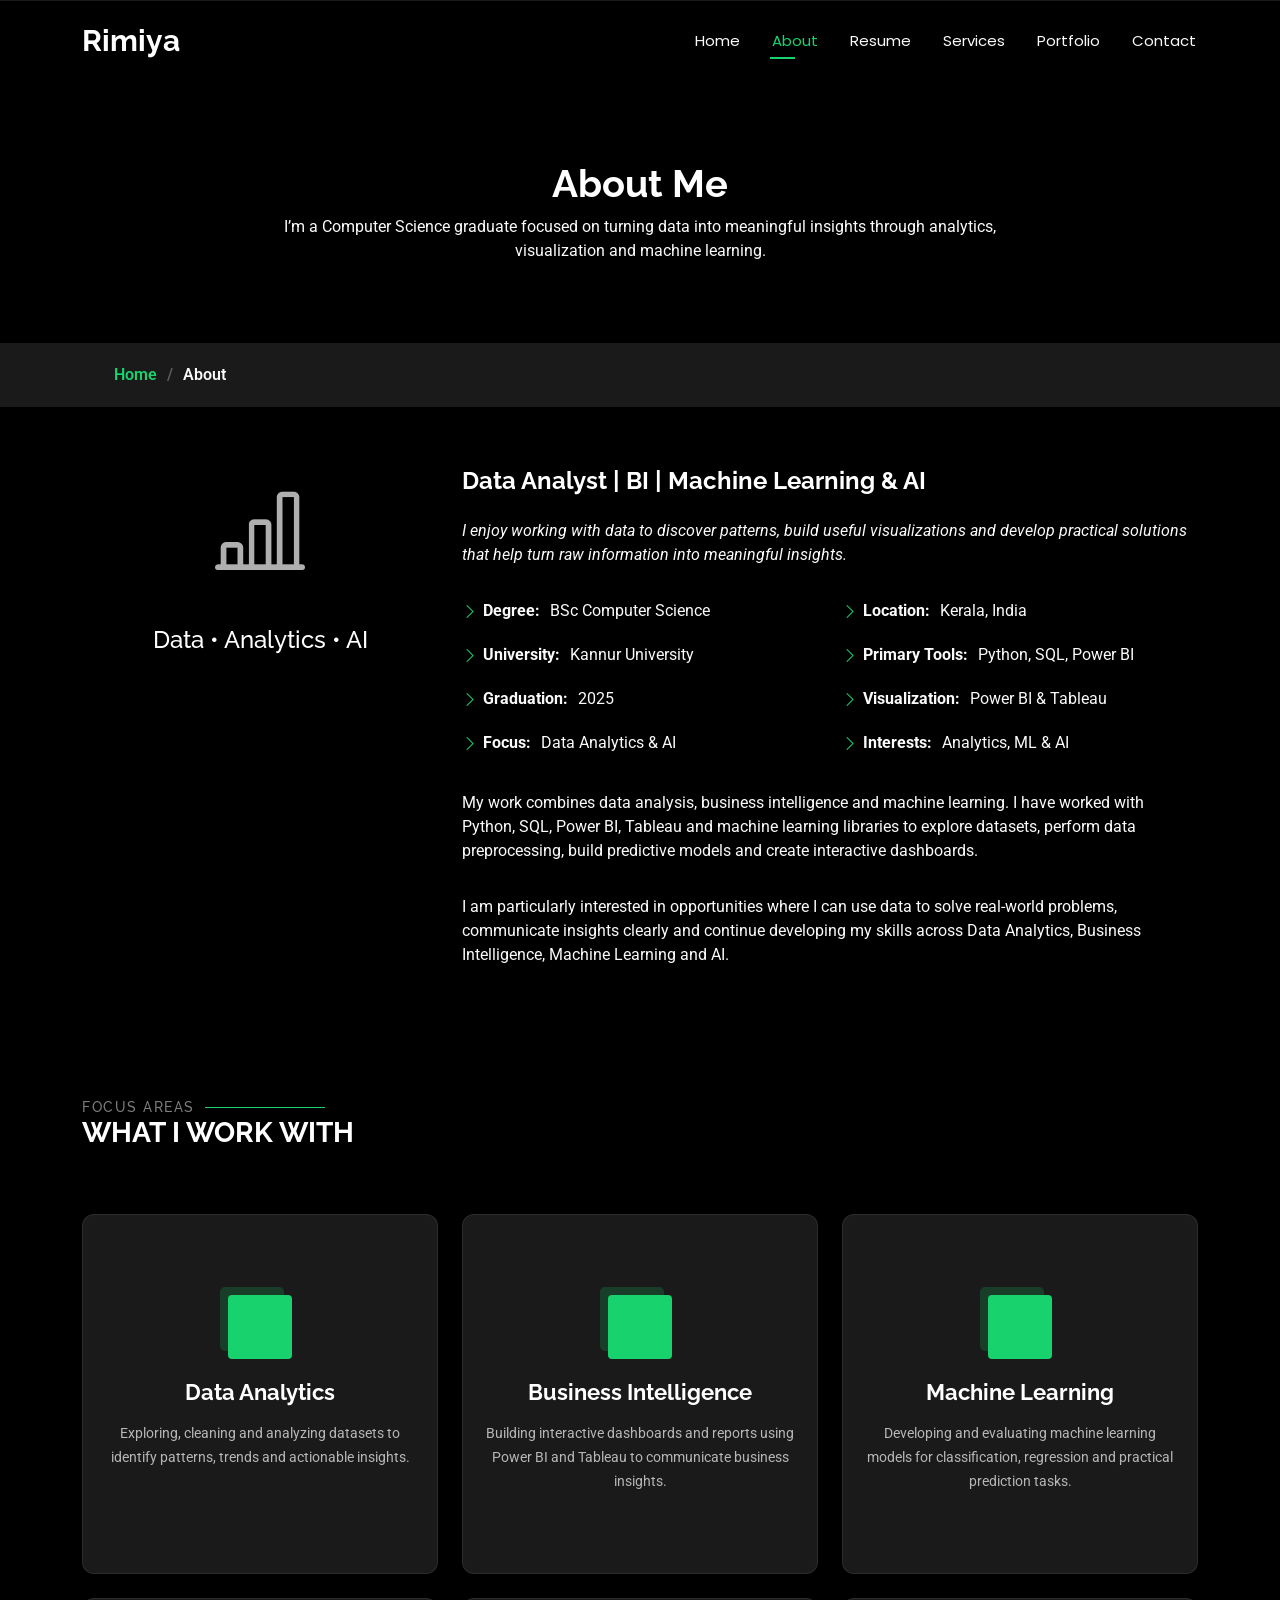
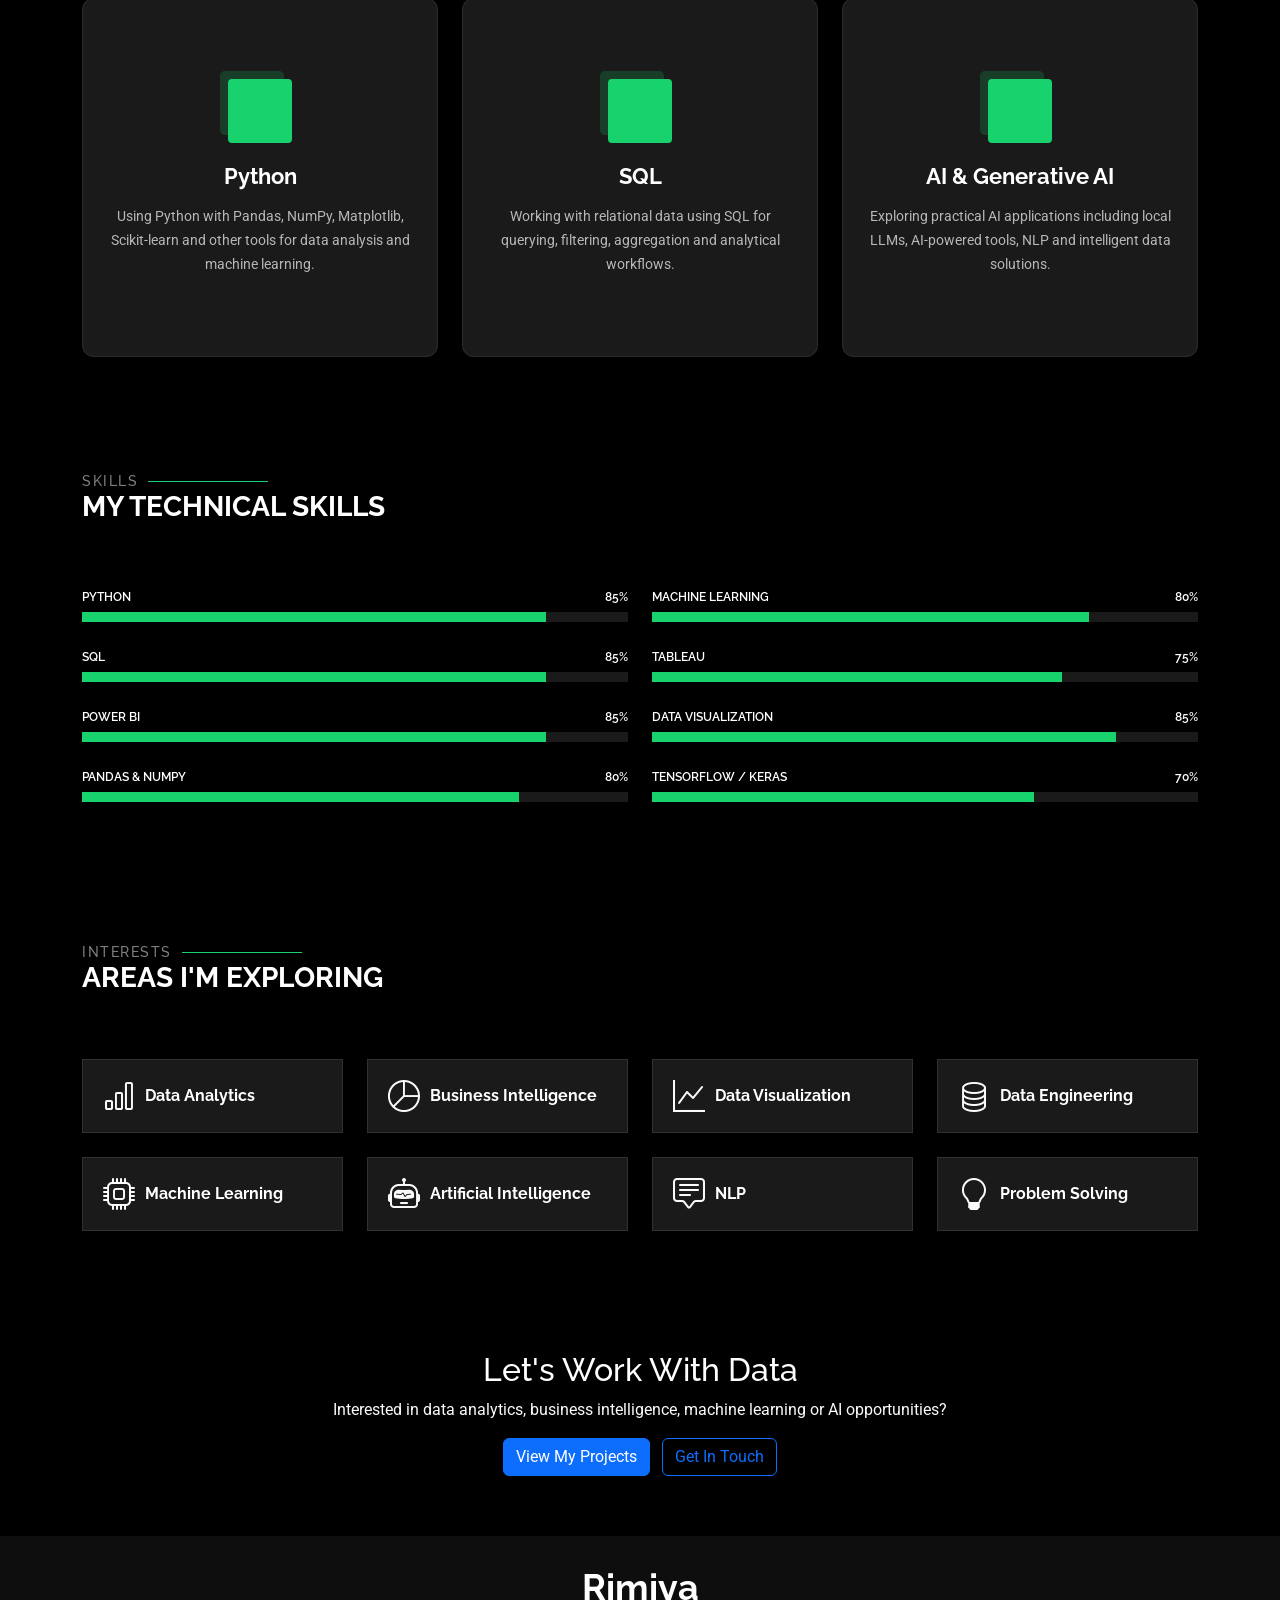
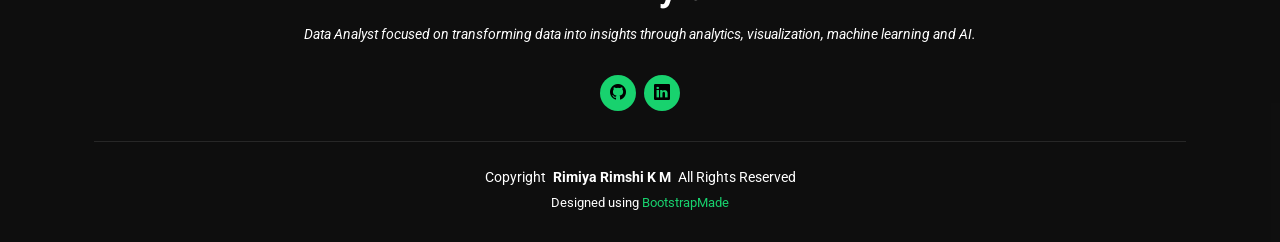
<file: about.html>
<!DOCTYPE html>
<html lang="en">

<head>
  <meta charset="utf-8">
  <meta content="width=device-width, initial-scale=1.0" name="viewport">

  <title>About | Rimiya Rimshi K M</title>

  <meta name="description"
    content="Learn more about Rimiya Rimshi K M, a Data Analyst specializing in Python, SQL, Power BI, Tableau, Machine Learning and AI.">
  <meta name="keywords"
    content="Rimiya Rimshi, Data Analyst, Python, SQL, Power BI, Tableau, Machine Learning, AI, Data Science">

  <!-- Favicons -->
  <link href="assets/img/favicon.png" rel="icon">
  <link href="assets/img/apple-touch-icon.png" rel="apple-touch-icon">

  <!-- Fonts -->
  <link href="https://fonts.googleapis.com" rel="preconnect">
  <link href="https://fonts.gstatic.com" rel="preconnect">
  <link href="https://fonts.googleapis.com/css2?family=Roboto:ital,wght@0,100;0,300;0,400;0,500;0,700;0,900;1,100;1,300;1,400;1,500;1,700;1,900&family=Poppins:ital,wght@0,100;0,200;0,300;0,400;0,500;0,600;0,700;0,800;0,900;1,100;1,200;1,300;1,400;1,500;1,600;1,700;1,800;1,900&family=Raleway:ital,wght@0,100;0,200;0,300;0,400;0,500;0,600;0,700;0,800;0,900;1,100;1,200;1,300;1,400;1,500;1,600;1,700;1,800;1,900&display=swap"
    rel="stylesheet">

  <!-- Vendor CSS Files -->
  <link href="assets/vendor/bootstrap/css/bootstrap.min.css" rel="stylesheet">
  <link href="assets/vendor/bootstrap-icons/bootstrap-icons.css" rel="stylesheet">
  <link href="assets/vendor/aos/aos.css" rel="stylesheet">
  <link href="assets/vendor/swiper/swiper-bundle.min.css" rel="stylesheet">
  <link href="assets/vendor/glightbox/css/glightbox.min.css" rel="stylesheet">

  <!-- Main CSS File -->
  <link href="assets/css/main.css" rel="stylesheet">

</head>

<body class="about-page">

  <!-- Header -->
  <header id="header" class="header d-flex align-items-center fixed-top">
    <div class="container-fluid container-xl position-relative d-flex align-items-center justify-content-between">

      <a href="index.html" class="logo d-flex align-items-center">
        <h1 class="sitename">Rimiya</h1>
      </a>

      <nav id="navmenu" class="navmenu">
        <ul>
          <li><a href="index.html">Home</a></li>
          <li><a href="about.html" class="active">About</a></li>
          <li><a href="resume.html">Resume</a></li>
          <li><a href="services.html">Services</a></li>
          <li><a href="portfolio.html">Portfolio</a></li>
          <li><a href="contact.html">Contact</a></li>
        </ul>

        <i class="mobile-nav-toggle d-xl-none bi bi-list"></i>
      </nav>

    </div>
  </header>

  <main class="main">

    <!-- Page Title -->
    <div class="page-title" data-aos="fade">

      <div class="heading">
        <div class="container">

          <div class="row d-flex justify-content-center text-center">

            <div class="col-lg-8">

              <h1>About Me</h1>

              <p class="mb-0">
                I’m a Computer Science graduate focused on turning data into
                meaningful insights through analytics, visualization and
                machine learning.
              </p>

            </div>

          </div>

        </div>
      </div>

      <nav class="breadcrumbs">

        <div class="container">

          <ol>
            <li><a href="index.html">Home</a></li>
            <li class="current">About</li>
          </ol>

        </div>

      </nav>

    </div>
    <!-- End Page Title -->


    <!-- About Section -->
    <section id="about" class="about section">

      <div class="container" data-aos="fade-up" data-aos-delay="100">

        <div class="row gy-4 justify-content-center">

          <!-- About Image -->
          <div class="col-lg-4">

            <div class="about-image-placeholder text-center">

              <i class="bi bi-bar-chart-line"
                style="font-size: 90px; opacity: 0.7;"></i>

              <h4 class="mt-4">Data • Analytics • AI</h4>

            </div>

          </div>


          <!-- About Content -->
          <div class="col-lg-8 content">

            <h2>Data Analyst | BI | Machine Learning & AI</h2>

            <p class="fst-italic py-3">
              I enjoy working with data to discover patterns, build useful
              visualizations and develop practical solutions that help turn
              raw information into meaningful insights.
            </p>


            <div class="row">

              <div class="col-lg-6">

                <ul>

                  <li>
                    <i class="bi bi-chevron-right"></i>
                    <strong>Degree:</strong>
                    <span>BSc Computer Science</span>
                  </li>

                  <li>
                    <i class="bi bi-chevron-right"></i>
                    <strong>University:</strong>
                    <span>Kannur University</span>
                  </li>

                  <li>
                    <i class="bi bi-chevron-right"></i>
                    <strong>Graduation:</strong>
                    <span>2025</span>
                  </li>

                  <li>
                    <i class="bi bi-chevron-right"></i>
                    <strong>Focus:</strong>
                    <span>Data Analytics & AI</span>
                  </li>

                </ul>

              </div>


              <div class="col-lg-6">

                <ul>

                  <li>
                    <i class="bi bi-chevron-right"></i>
                    <strong>Location:</strong>
                    <span>Kerala, India</span>
                  </li>

                  <li>
                    <i class="bi bi-chevron-right"></i>
                    <strong>Primary Tools:</strong>
                    <span>Python, SQL, Power BI</span>
                  </li>

                  <li>
                    <i class="bi bi-chevron-right"></i>
                    <strong>Visualization:</strong>
                    <span>Power BI & Tableau</span>
                  </li>

                  <li>
                    <i class="bi bi-chevron-right"></i>
                    <strong>Interests:</strong>
                    <span>Analytics, ML & AI</span>
                  </li>

                </ul>

              </div>

            </div>


            <p class="py-3">

              My work combines data analysis, business intelligence and
              machine learning. I have worked with Python, SQL, Power BI,
              Tableau and machine learning libraries to explore datasets,
              perform data preprocessing, build predictive models and create
              interactive dashboards.

            </p>

            <p>

              I am particularly interested in opportunities where I can use
              data to solve real-world problems, communicate insights clearly
              and continue developing my skills across Data Analytics,
              Business Intelligence, Machine Learning and AI.

            </p>

          </div>

        </div>

      </div>

    </section>
    <!-- /About Section -->


    <!-- Focus Areas Section -->
    <section id="focus" class="services section">

      <div class="container section-title" data-aos="fade-up">

        <h2>Focus Areas</h2>

        <div>
          <span>What I</span>
          <span class="description-title">Work With</span>
        </div>

      </div>


      <div class="container">

        <div class="row gy-4">


          <!-- Data Analytics -->
          <div class="col-lg-4 col-md-6" data-aos="fade-up" data-aos-delay="100">

            <div class="service-item position-relative">

              <div class="icon">
                <i class="bi bi-bar-chart"></i>
              </div>

              <h3>Data Analytics</h3>

              <p>
                Exploring, cleaning and analyzing datasets to identify
                patterns, trends and actionable insights.
              </p>

            </div>

          </div>


          <!-- Business Intelligence -->
          <div class="col-lg-4 col-md-6" data-aos="fade-up" data-aos-delay="200">

            <div class="service-item position-relative">

              <div class="icon">
                <i class="bi bi-pie-chart"></i>
              </div>

              <h3>Business Intelligence</h3>

              <p>
                Building interactive dashboards and reports using Power BI
                and Tableau to communicate business insights.
              </p>

            </div>

          </div>


          <!-- Machine Learning -->
          <div class="col-lg-4 col-md-6" data-aos="fade-up" data-aos-delay="300">

            <div class="service-item position-relative">

              <div class="icon">
                <i class="bi bi-cpu"></i>
              </div>

              <h3>Machine Learning</h3>

              <p>
                Developing and evaluating machine learning models for
                classification, regression and practical prediction tasks.
              </p>

            </div>

          </div>


          <!-- Python -->
          <div class="col-lg-4 col-md-6" data-aos="fade-up" data-aos-delay="400">

            <div class="service-item position-relative">

              <div class="icon">
                <i class="bi bi-code-slash"></i>
              </div>

              <h3>Python</h3>

              <p>
                Using Python with Pandas, NumPy, Matplotlib, Scikit-learn
                and other tools for data analysis and machine learning.
              </p>

            </div>

          </div>


          <!-- SQL -->
          <div class="col-lg-4 col-md-6" data-aos="fade-up" data-aos-delay="500">

            <div class="service-item position-relative">

              <div class="icon">
                <i class="bi bi-database"></i>
              </div>

              <h3>SQL</h3>

              <p>
                Working with relational data using SQL for querying,
                filtering, aggregation and analytical workflows.
              </p>

            </div>

          </div>


          <!-- AI -->
          <div class="col-lg-4 col-md-6" data-aos="fade-up" data-aos-delay="600">

            <div class="service-item position-relative">

              <div class="icon">
                <i class="bi bi-robot"></i>
              </div>

              <h3>AI & Generative AI</h3>

              <p>
                Exploring practical AI applications including local LLMs,
                AI-powered tools, NLP and intelligent data solutions.
              </p>

            </div>

          </div>


        </div>

      </div>

    </section>
    <!-- /Focus Areas Section -->


    <!-- Skills Section -->
    <section id="skills" class="skills section">

      <div class="container section-title" data-aos="fade-up">

        <h2>Skills</h2>

        <div>
          <span>My</span>
          <span class="description-title">Technical Skills</span>
        </div>

      </div>


      <div class="container" data-aos="fade-up" data-aos-delay="100">

        <div class="row skills-content skills-animation">


          <!-- Left Column -->
          <div class="col-lg-6">


            <div class="progress">

              <span class="skill">
                <span>Python</span>
                <i class="val">85%</i>
              </span>

              <div class="progress-bar-wrap">

                <div class="progress-bar"
                  role="progressbar"
                  aria-valuenow="85"
                  aria-valuemin="0"
                  aria-valuemax="100">
                </div>

              </div>

            </div>


            <div class="progress">

              <span class="skill">
                <span>SQL</span>
                <i class="val">85%</i>
              </span>

              <div class="progress-bar-wrap">

                <div class="progress-bar"
                  role="progressbar"
                  aria-valuenow="85"
                  aria-valuemin="0"
                  aria-valuemax="100">
                </div>

              </div>

            </div>


            <div class="progress">

              <span class="skill">
                <span>Power BI</span>
                <i class="val">85%</i>
              </span>

              <div class="progress-bar-wrap">

                <div class="progress-bar"
                  role="progressbar"
                  aria-valuenow="85"
                  aria-valuemin="0"
                  aria-valuemax="100">
                </div>

              </div>

            </div>


            <div class="progress">

              <span class="skill">
                <span>Pandas & NumPy</span>
                <i class="val">80%</i>
              </span>

              <div class="progress-bar-wrap">

                <div class="progress-bar"
                  role="progressbar"
                  aria-valuenow="80"
                  aria-valuemin="0"
                  aria-valuemax="100">
                </div>

              </div>

            </div>


          </div>


          <!-- Right Column -->
          <div class="col-lg-6">


            <div class="progress">

              <span class="skill">
                <span>Machine Learning</span>
                <i class="val">80%</i>
              </span>

              <div class="progress-bar-wrap">

                <div class="progress-bar"
                  role="progressbar"
                  aria-valuenow="80"
                  aria-valuemin="0"
                  aria-valuemax="100">
                </div>

              </div>

            </div>


            <div class="progress">

              <span class="skill">
                <span>Tableau</span>
                <i class="val">75%</i>
              </span>

              <div class="progress-bar-wrap">

                <div class="progress-bar"
                  role="progressbar"
                  aria-valuenow="75"
                  aria-valuemin="0"
                  aria-valuemax="100">
                </div>

              </div>

            </div>


            <div class="progress">

              <span class="skill">
                <span>Data Visualization</span>
                <i class="val">85%</i>
              </span>

              <div class="progress-bar-wrap">

                <div class="progress-bar"
                  role="progressbar"
                  aria-valuenow="85"
                  aria-valuemin="0"
                  aria-valuemax="100">
                </div>

              </div>

            </div>


            <div class="progress">

              <span class="skill">
                <span>TensorFlow / Keras</span>
                <i class="val">70%</i>
              </span>

              <div class="progress-bar-wrap">

                <div class="progress-bar"
                  role="progressbar"
                  aria-valuenow="70"
                  aria-valuemin="0"
                  aria-valuemax="100">
                </div>

              </div>

            </div>


          </div>

        </div>

      </div>

    </section>
    <!-- /Skills Section -->


    <!-- Interests Section -->
    <section id="interests" class="interests section">

      <div class="container section-title" data-aos="fade-up">

        <h2>Interests</h2>

        <div>
          <span>Areas I'm</span>
          <span class="description-title">Exploring</span>
        </div>

      </div>


      <div class="container">

        <div class="row gy-4">


          <div class="col-lg-3 col-md-4" data-aos="fade-up" data-aos-delay="100">

            <div class="features-item">

              <i class="bi bi-bar-chart"></i>

              <h3>Data Analytics</h3>

            </div>

          </div>


          <div class="col-lg-3 col-md-4" data-aos="fade-up" data-aos-delay="200">

            <div class="features-item">

              <i class="bi bi-pie-chart"></i>

              <h3>Business Intelligence</h3>

            </div>

          </div>


          <div class="col-lg-3 col-md-4" data-aos="fade-up" data-aos-delay="300">

            <div class="features-item">

              <i class="bi bi-graph-up"></i>

              <h3>Data Visualization</h3>

            </div>

          </div>


          <div class="col-lg-3 col-md-4" data-aos="fade-up" data-aos-delay="400">

            <div class="features-item">

              <i class="bi bi-database"></i>

              <h3>Data Engineering</h3>

            </div>

          </div>


          <div class="col-lg-3 col-md-4" data-aos="fade-up" data-aos-delay="500">

            <div class="features-item">

              <i class="bi bi-cpu"></i>

              <h3>Machine Learning</h3>

            </div>

          </div>


          <div class="col-lg-3 col-md-4" data-aos="fade-up" data-aos-delay="600">

            <div class="features-item">

              <i class="bi bi-robot"></i>

              <h3>Artificial Intelligence</h3>

            </div>

          </div>


          <div class="col-lg-3 col-md-4" data-aos="fade-up" data-aos-delay="700">

            <div class="features-item">

              <i class="bi bi-chat-square-text"></i>

              <h3>NLP</h3>

            </div>

          </div>


          <div class="col-lg-3 col-md-4" data-aos="fade-up" data-aos-delay="800">

            <div class="features-item">

              <i class="bi bi-lightbulb"></i>

              <h3>Problem Solving</h3>

            </div>

          </div>


        </div>

      </div>

    </section>
    <!-- /Interests Section -->


    <!-- CTA Section -->
    <section class="section">

      <div class="container text-center" data-aos="fade-up">

        <h2>Let's Work With Data</h2>

        <p>
          Interested in data analytics, business intelligence,
          machine learning or AI opportunities?
        </p>

        <a href="portfolio.html" class="btn btn-primary">
          View My Projects
        </a>

        <a href="contact.html" class="btn btn-outline-primary ms-2">
          Get In Touch
        </a>

      </div>

    </section>
    <!-- /CTA Section -->

  </main>


  <!-- Footer -->
  <footer id="footer" class="footer dark-background">

    <div class="container">

      <h3 class="sitename">Rimiya</h3>

      <p>
        Data Analyst focused on transforming data into insights
        through analytics, visualization, machine learning and AI.
      </p>


      <div class="social-links d-flex justify-content-center">

        <a href="https://github.com/rimiya366" target="_blank" rel="noopener noreferrer">
          <i class="bi bi-github"></i>
        </a>

        <a href="https://www.linkedin.com/in/rimiya-rimshi-k-m/" target="_blank" rel="noopener noreferrer">
          <i class="bi bi-linkedin"></i>
        </a>

      </div>


      <div class="container">

        <div class="copyright">

          <span>Copyright</span>

          <strong class="px-1 sitename">Rimiya Rimshi K M</strong>

          <span>All Rights Reserved</span>

        </div>


        <div class="credits">

          Designed using
          <a href="https://bootstrapmade.com/" target="_blank">
            BootstrapMade
          </a>

        </div>

      </div>

    </div>

  </footer>


  <!-- Scroll Top -->
  <a href="#" id="scroll-top"
    class="scroll-top d-flex align-items-center justify-content-center">

    <i class="bi bi-arrow-up-short"></i>

  </a>


  <!-- Preloader -->
  <div id="preloader"></div>


  <!-- Vendor JS Files -->
  <script src="assets/vendor/bootstrap/js/bootstrap.bundle.min.js"></script>
  <script src="assets/vendor/php-email-form/validate.js"></script>
  <script src="assets/vendor/aos/aos.js"></script>
  <script src="assets/vendor/typed.js/typed.umd.js"></script>
  <script src="assets/vendor/purecounter/purecounter_vanilla.js"></script>
  <script src="assets/vendor/waypoints/noframework.waypoints.js"></script>
  <script src="assets/vendor/swiper/swiper-bundle.min.js"></script>
  <script src="assets/vendor/glightbox/js/glightbox.min.js"></script>
  <script src="assets/vendor/imagesloaded/imagesloaded.pkgd.min.js"></script>
  <script src="assets/vendor/isotope-layout/isotope.pkgd.min.js"></script>

  <!-- Main JS File -->
  <script src="assets/js/main.js"></script>

</body>

</html>
</file>
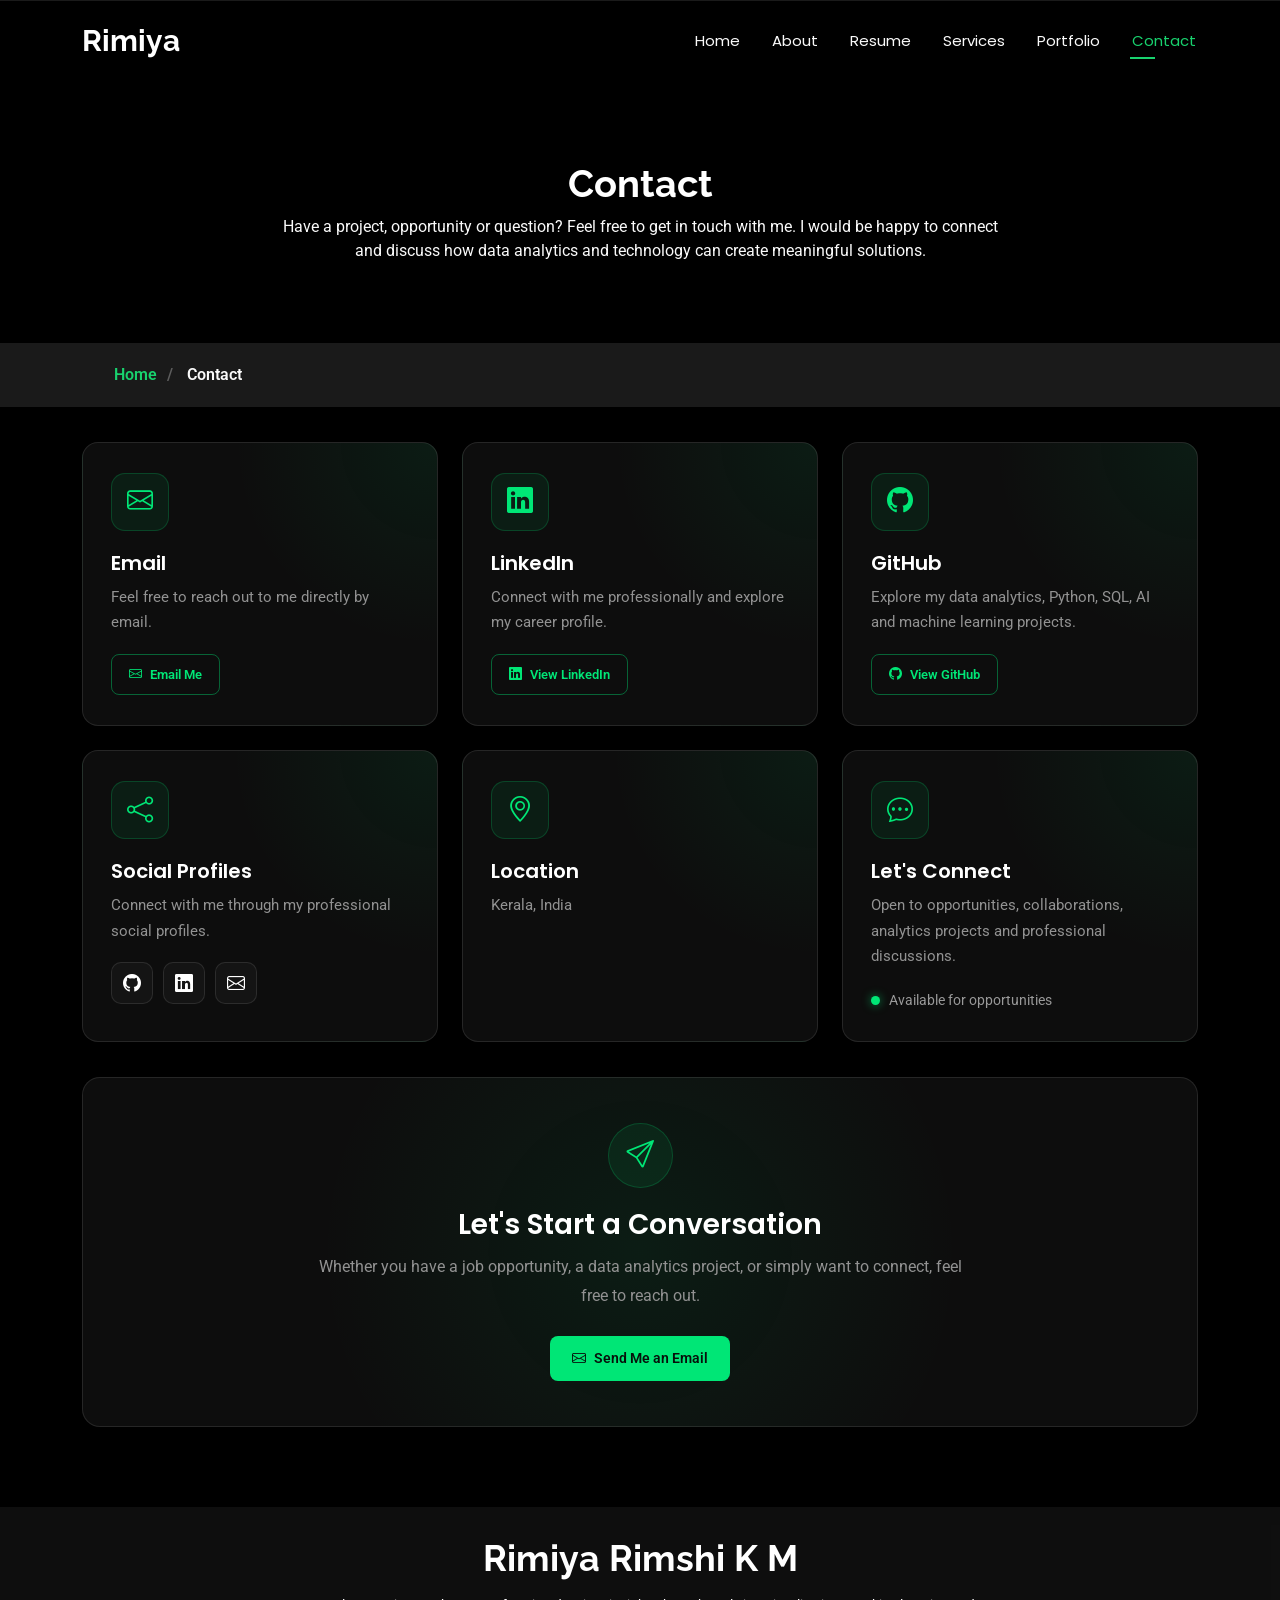
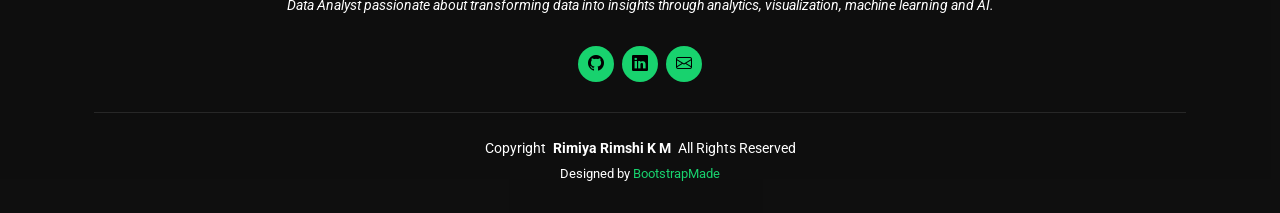
<file: contact.html>
<!DOCTYPE html>
<html lang="en">

<head>
  <meta charset="utf-8">
  <meta content="width=device-width, initial-scale=1.0" name="viewport">

  <title>Contact | Rimiya Rimshi K M | Data Analyst</title>

  <meta name="description"
    content="Get in touch with Rimiya Rimshi K M, a Data Analyst specializing in Power BI, SQL, Python, Business Intelligence, Machine Learning and AI.">

  <meta name="keywords"
    content="Rimiya Rimshi K M, Data Analyst, Contact, Power BI, SQL, Python, Machine Learning, AI">

  <!-- Favicons -->
  <link href="assets/img/favicon.png" rel="icon">
  <link href="assets/img/apple-touch-icon.png" rel="apple-touch-icon">

  <!-- Fonts -->
  <link href="https://fonts.googleapis.com" rel="preconnect">
  <link href="https://fonts.gstatic.com" rel="preconnect">

  <link
    href="https://fonts.googleapis.com/css2?family=Roboto:wght@300;400;500;700&family=Poppins:wght@300;400;500;600;700&family=Raleway:wght@300;400;500;600;700&display=swap"
    rel="stylesheet">

  <!-- Vendor CSS -->
  <link href="assets/vendor/bootstrap/css/bootstrap.min.css" rel="stylesheet">
  <link href="assets/vendor/bootstrap-icons/bootstrap-icons.css" rel="stylesheet">
  <link href="assets/vendor/aos/aos.css" rel="stylesheet">

  <!-- Main CSS -->
  <link href="assets/css/main.css" rel="stylesheet">


  <!-- =========================================================
       CONTACT PAGE CUSTOM DESIGN
  ========================================================== -->

  <style>

    /* ==============================
       Contact Section
    ============================== */

    .contact {
      padding-top: 35px;
      padding-bottom: 80px;
    }


    /* ==============================
       Contact Cards
    ============================== */

    .contact-info-card {
      height: 100%;
      padding: 30px 28px;

      border: 1px solid rgba(255, 255, 255, 0.10);
      border-radius: 16px;

      background:
        radial-gradient(
          circle at top right,
          rgba(0, 230, 118, 0.07),
          transparent 45%
        ),
        #0d0d0d;

      transition: all 0.35s ease;
    }


    .contact-info-card:hover {
      transform: translateY(-6px);

      border-color: rgba(0, 230, 118, 0.45);

      box-shadow:
        0 15px 40px rgba(0, 0, 0, 0.35),
        0 0 25px rgba(0, 230, 118, 0.05);
    }


    /* ==============================
       Card Icon
    ============================== */

    .contact-info-icon {
      width: 58px;
      height: 58px;

      display: flex;
      align-items: center;
      justify-content: center;

      border-radius: 14px;

      background: rgba(0, 230, 118, 0.08);

      border: 1px solid rgba(0, 230, 118, 0.20);

      margin-bottom: 20px;
    }


    .contact-info-icon i {
      color: #00e676;
      font-size: 26px;
    }


    /* ==============================
       Card Text
    ============================== */

    .contact-info-card h3 {
      color: #ffffff;

      font-family: "Poppins", sans-serif;

      font-size: 20px;
      font-weight: 600;

      margin-bottom: 10px;
    }


    .contact-info-card p {
      color: #929292;

      font-family: "Roboto", sans-serif;

      font-size: 15px;
      line-height: 1.7;

      margin-bottom: 0;
    }


    .contact-info-card a {
      color: #929292;

      text-decoration: none;

      transition: 0.3s ease;
    }


    .contact-info-card a:hover {
      color: #00e676;
    }


    /* ==============================
       Social Links
    ============================== */

    .contact-social-links {
      display: flex;

      gap: 10px;

      margin-top: 18px;
    }


    .contact-social-links a {
      width: 42px;
      height: 42px;

      display: flex;
      align-items: center;
      justify-content: center;

      border-radius: 10px;

      border: 1px solid rgba(255, 255, 255, 0.10);

      background: rgba(255, 255, 255, 0.03);

      color: #ffffff;

      font-size: 18px;

      text-decoration: none;

      transition: 0.3s ease;
    }


    .contact-social-links a:hover {
      color: #07100b;

      background: #00e676;

      border-color: #00e676;

      transform: translateY(-3px);
    }


    /* ==============================
       Email Button
    ============================== */

    .contact-email-button {
      display: inline-flex;

      align-items: center;
      justify-content: center;

      gap: 8px;

      margin-top: 18px;

      padding: 10px 17px;

      border-radius: 8px;

      background: transparent;

      border: 1px solid rgba(0, 230, 118, 0.40);

      color: #00e676 !important;

      font-size: 13px;

      font-weight: 600;

      text-decoration: none !important;

      transition: 0.3s ease;
    }


    .contact-email-button:hover {
      background: #00e676;

      color: #07100b !important;

      border-color: #00e676;

      transform: translateY(-2px);
    }


    /* ==============================
       Availability
    ============================== */

    .availability {
      display: flex;

      align-items: center;

      gap: 9px;

      margin-top: 20px;

      color: #999999;

      font-size: 14px;
    }


    .availability-dot {
      width: 9px;
      height: 9px;

      border-radius: 50%;

      background: #00e676;

      box-shadow:
        0 0 10px rgba(0, 230, 118, 0.6);
    }


    /* ==============================
       Connect CTA
    ============================== */

    .contact-cta {
      margin-top: 35px;

      padding: 45px 30px;

      text-align: center;

      border-radius: 18px;

      border: 1px solid rgba(255, 255, 255, 0.10);

      background:
        radial-gradient(
          circle at center,
          rgba(0, 230, 118, 0.07),
          transparent 55%
        ),
        #0d0d0d;
    }


    .contact-cta-icon {
      width: 65px;
      height: 65px;

      margin: 0 auto 20px;

      display: flex;
      align-items: center;
      justify-content: center;

      border-radius: 50%;

      background: rgba(0, 230, 118, 0.08);

      border: 1px solid rgba(0, 230, 118, 0.20);
    }


    .contact-cta-icon i {
      color: #00e676;

      font-size: 28px;
    }


    .contact-cta h3 {
      color: #ffffff;

      font-family: "Poppins", sans-serif;

      font-size: 28px;

      font-weight: 600;

      margin-bottom: 12px;
    }


    .contact-cta p {
      max-width: 650px;

      margin: 0 auto 25px;

      color: #929292;

      font-size: 16px;

      line-height: 1.8;
    }


    .contact-cta-button {
      display: inline-flex;

      align-items: center;
      justify-content: center;

      gap: 8px;

      padding: 12px 22px;

      border-radius: 8px;

      background: #00e676;

      color: #07100b !important;

      font-size: 14px;

      font-weight: 600;

      text-decoration: none;

      transition: 0.3s ease;
    }


    .contact-cta-button:hover {
      background: #00c965;

      color: #07100b !important;

      transform: translateY(-2px);
    }


    /* ==============================
       Responsive
    ============================== */

    @media (max-width: 991px) {

      .contact-info-card {
        padding: 25px;
      }

    }


    @media (max-width: 576px) {

      .contact {
        padding-top: 20px;

        padding-bottom: 60px;
      }


      .contact-info-card {
        padding: 23px;
      }


      .contact-cta {
        padding: 35px 20px;
      }


      .contact-cta h3 {
        font-size: 24px;
      }


      .contact-cta p {
        font-size: 14px;
      }

    }

  </style>

</head>


<body class="contact-page">


  <!-- =========================================================
       HEADER
  ========================================================== -->

  <header id="header" class="header d-flex align-items-center fixed-top">

    <div class="container-fluid container-xl position-relative d-flex align-items-center justify-content-between">


      <!-- Logo -->

      <a href="index.html" class="logo d-flex align-items-center">

        <h1 class="sitename">
          Rimiya
        </h1>

      </a>


      <!-- Navigation -->

      <nav id="navmenu" class="navmenu">

        <ul>

          <li>
            <a href="index.html">
              Home
            </a>
          </li>

          <li>
            <a href="about.html">
              About
            </a>
          </li>

          <li>
            <a href="resume.html">
              Resume
            </a>
          </li>

          <li>
            <a href="services.html">
              Services
            </a>
          </li>

          <li>
            <a href="portfolio.html">
              Portfolio
            </a>
          </li>

          <li>
            <a href="contact.html" class="active">
              Contact
            </a>
          </li>

        </ul>


        <i class="mobile-nav-toggle d-xl-none bi bi-list"></i>

      </nav>

    </div>

  </header>


  <!-- =========================================================
       MAIN
  ========================================================== -->

  <main class="main">


    <!-- =========================================================
         PAGE TITLE
    ========================================================== -->

    <div class="page-title" data-aos="fade">


      <div class="heading">

        <div class="container">

          <div class="row d-flex justify-content-center text-center">

            <div class="col-lg-8">

              <h1>
                Contact
              </h1>

              <p class="mb-0">

                Have a project, opportunity or question?

                Feel free to get in touch with me.

                I would be happy to connect and discuss
                how data analytics and technology can create
                meaningful solutions.

              </p>

            </div>

          </div>

        </div>

      </div>


      <!-- Breadcrumbs -->

      <nav class="breadcrumbs">

        <div class="container">

          <ol>

            <li>
              <a href="index.html">
                Home
              </a>
            </li>

            <li class="current">
              Contact
            </li>

          </ol>

        </div>

      </nav>

    </div>


    <!-- =========================================================
         CONTACT SECTION
    ========================================================== -->

    <section id="contact" class="contact section">


      <div
        class="container"
        data-aos="fade-up"
        data-aos-delay="100">


        <!-- =====================================================
             CONTACT CARDS
        ====================================================== -->

        <div class="row gy-4">


          <!-- =========================
               EMAIL
          ========================== -->

          <div class="col-lg-4 col-md-6">

            <div
              class="contact-info-card"
              data-aos="fade-up"
              data-aos-delay="100">


              <div class="contact-info-icon">

                <i class="bi bi-envelope"></i>

              </div>


              <h3>
                Email
              </h3>


              <p>
                Feel free to reach out to me directly by email.
              </p>


              <a
                href="mailto:rimiyarimshi07@gmail.com"
                class="contact-email-button">

                <i class="bi bi-envelope"></i>

                Email Me

              </a>

            </div>

          </div>


          <!-- =========================
               LINKEDIN
          ========================== -->

          <div class="col-lg-4 col-md-6">

            <div
              class="contact-info-card"
              data-aos="fade-up"
              data-aos-delay="200">


              <div class="contact-info-icon">

                <i class="bi bi-linkedin"></i>

              </div>


              <h3>
                LinkedIn
              </h3>


              <p>

                Connect with me professionally
                and explore my career profile.

              </p>


              <a
                href="https://www.linkedin.com/in/rimiya-rimshi-k-m"
                target="_blank"
                rel="noopener noreferrer"
                class="contact-email-button">

                <i class="bi bi-linkedin"></i>

                View LinkedIn

              </a>

            </div>

          </div>


          <!-- =========================
               GITHUB
          ========================== -->

          <div class="col-lg-4 col-md-6">

            <div
              class="contact-info-card"
              data-aos="fade-up"
              data-aos-delay="300">


              <div class="contact-info-icon">

                <i class="bi bi-github"></i>

              </div>


              <h3>
                GitHub
              </h3>


              <p>

                Explore my data analytics,
                Python, SQL, AI and machine learning projects.

              </p>


              <a
                href="https://github.com/rimiya366"
                target="_blank"
                rel="noopener noreferrer"
                class="contact-email-button">

                <i class="bi bi-github"></i>

                View GitHub

              </a>

            </div>

          </div>


          <!-- =========================
               SOCIAL PROFILES
          ========================== -->

          <div class="col-lg-4 col-md-6">

            <div
              class="contact-info-card"
              data-aos="fade-up"
              data-aos-delay="400">


              <div class="contact-info-icon">

                <i class="bi bi-share"></i>

              </div>


              <h3>
                Social Profiles
              </h3>


              <p>

                Connect with me through
                my professional social profiles.

              </p>


              <div class="contact-social-links">


                <a
                  href="https://github.com/rimiya366"
                  target="_blank"
                  rel="noopener noreferrer"
                  aria-label="GitHub">

                  <i class="bi bi-github"></i>

                </a>


                <a
                  href="https://www.linkedin.com/in/rimiya-rimshi-k-m"
                  target="_blank"
                  rel="noopener noreferrer"
                  aria-label="LinkedIn">

                  <i class="bi bi-linkedin"></i>

                </a>


                <a
                  href="mailto:rimiyarimshi07@gmail.com"
                  aria-label="Email">

                  <i class="bi bi-envelope"></i>

                </a>


              </div>

            </div>

          </div>


          <!-- =========================
               LOCATION
          ========================== -->

          <div class="col-lg-4 col-md-6">

            <div
              class="contact-info-card"
              data-aos="fade-up"
              data-aos-delay="500">


              <div class="contact-info-icon">

                <i class="bi bi-geo-alt"></i>

              </div>


              <h3>
                Location
              </h3>


              <p>
                Kerala, India
              </p>

            </div>

          </div>


          <!-- =========================
               AVAILABILITY
          ========================== -->

          <div class="col-lg-4 col-md-6">

            <div
              class="contact-info-card"
              data-aos="fade-up"
              data-aos-delay="600">


              <div class="contact-info-icon">

                <i class="bi bi-chat-dots"></i>

              </div>


              <h3>
                Let's Connect
              </h3>


              <p>

                Open to opportunities,
                collaborations, analytics projects
                and professional discussions.

              </p>


              <div class="availability">

                <span class="availability-dot"></span>

                Available for opportunities

              </div>

            </div>

          </div>


        </div>


        <!-- =====================================================
             CONTACT CTA
        ====================================================== -->

        <div
          class="contact-cta"
          data-aos="fade-up"
          data-aos-delay="200">


          <div class="contact-cta-icon">

            <i class="bi bi-send"></i>

          </div>


          <h3>
            Let's Start a Conversation
          </h3>


          <p>

            Whether you have a job opportunity,
            a data analytics project, or simply want
            to connect, feel free to reach out.

          </p>


          <a
            href="mailto:rimiyarimshi07@gmail.com"
            class="contact-cta-button">

            <i class="bi bi-envelope"></i>

            Send Me an Email

          </a>

        </div>


      </div>

    </section>


  </main>


  <!-- =========================================================
       FOOTER
  ========================================================== -->

  <footer id="footer" class="footer dark-background">


    <div class="container">


      <h3 class="sitename">
        Rimiya Rimshi K M
      </h3>


      <p>

        Data Analyst passionate about transforming data
        into insights through analytics, visualization,
        machine learning and AI.

      </p>


      <!-- Social Links -->

      <div class="social-links d-flex justify-content-center">


        <a
          href="https://github.com/rimiya366"
          target="_blank"
          rel="noopener noreferrer"
          aria-label="GitHub">

          <i class="bi bi-github"></i>

        </a>


        <a
          href="https://www.linkedin.com/in/rimiya-rimshi-k-m"
          target="_blank"
          rel="noopener noreferrer"
          aria-label="LinkedIn">

          <i class="bi bi-linkedin"></i>

        </a>


        <a
          href="mailto:rimiyarimshi07@gmail.com"
          aria-label="Email">

          <i class="bi bi-envelope"></i>

        </a>


      </div>


      <div class="container">


        <div class="copyright">

          <span>
            Copyright
          </span>

          <strong class="px-1 sitename">
            Rimiya Rimshi K M
          </strong>

          <span>
            All Rights Reserved
          </span>

        </div>


        <div class="credits">

          Designed by

          <a href="https://bootstrapmade.com/">
            BootstrapMade
          </a>

        </div>


      </div>


    </div>

  </footer>


  <!-- =========================================================
       SCROLL TOP
  ========================================================== -->

  <a
    href="#"
    id="scroll-top"
    class="scroll-top d-flex align-items-center justify-content-center">

    <i class="bi bi-arrow-up-short"></i>

  </a>


  <!-- =========================================================
       PRELOADER
  ========================================================== -->

  <div id="preloader"></div>


  <!-- =========================================================
       VENDOR JS
  ========================================================== -->

  <script src="assets/vendor/bootstrap/js/bootstrap.bundle.min.js"></script>

  <script src="assets/vendor/aos/aos.js"></script>

  <script src="assets/vendor/typed.js/typed.umd.js"></script>

  <script src="assets/vendor/purecounter/purecounter_vanilla.js"></script>

  <script src="assets/vendor/waypoints/noframework.waypoints.js"></script>

  <script src="assets/vendor/swiper/swiper-bundle.min.js"></script>

  <script src="assets/vendor/glightbox/js/glightbox.min.js"></script>

  <script src="assets/vendor/imagesloaded/imagesloaded.pkgd.min.js"></script>

  <script src="assets/vendor/isotope-layout/isotope.pkgd.min.js"></script>


  <!-- =========================================================
       MAIN JS
  ========================================================== -->

  <script src="assets/js/main.js"></script>


</body>

</html>
</file>
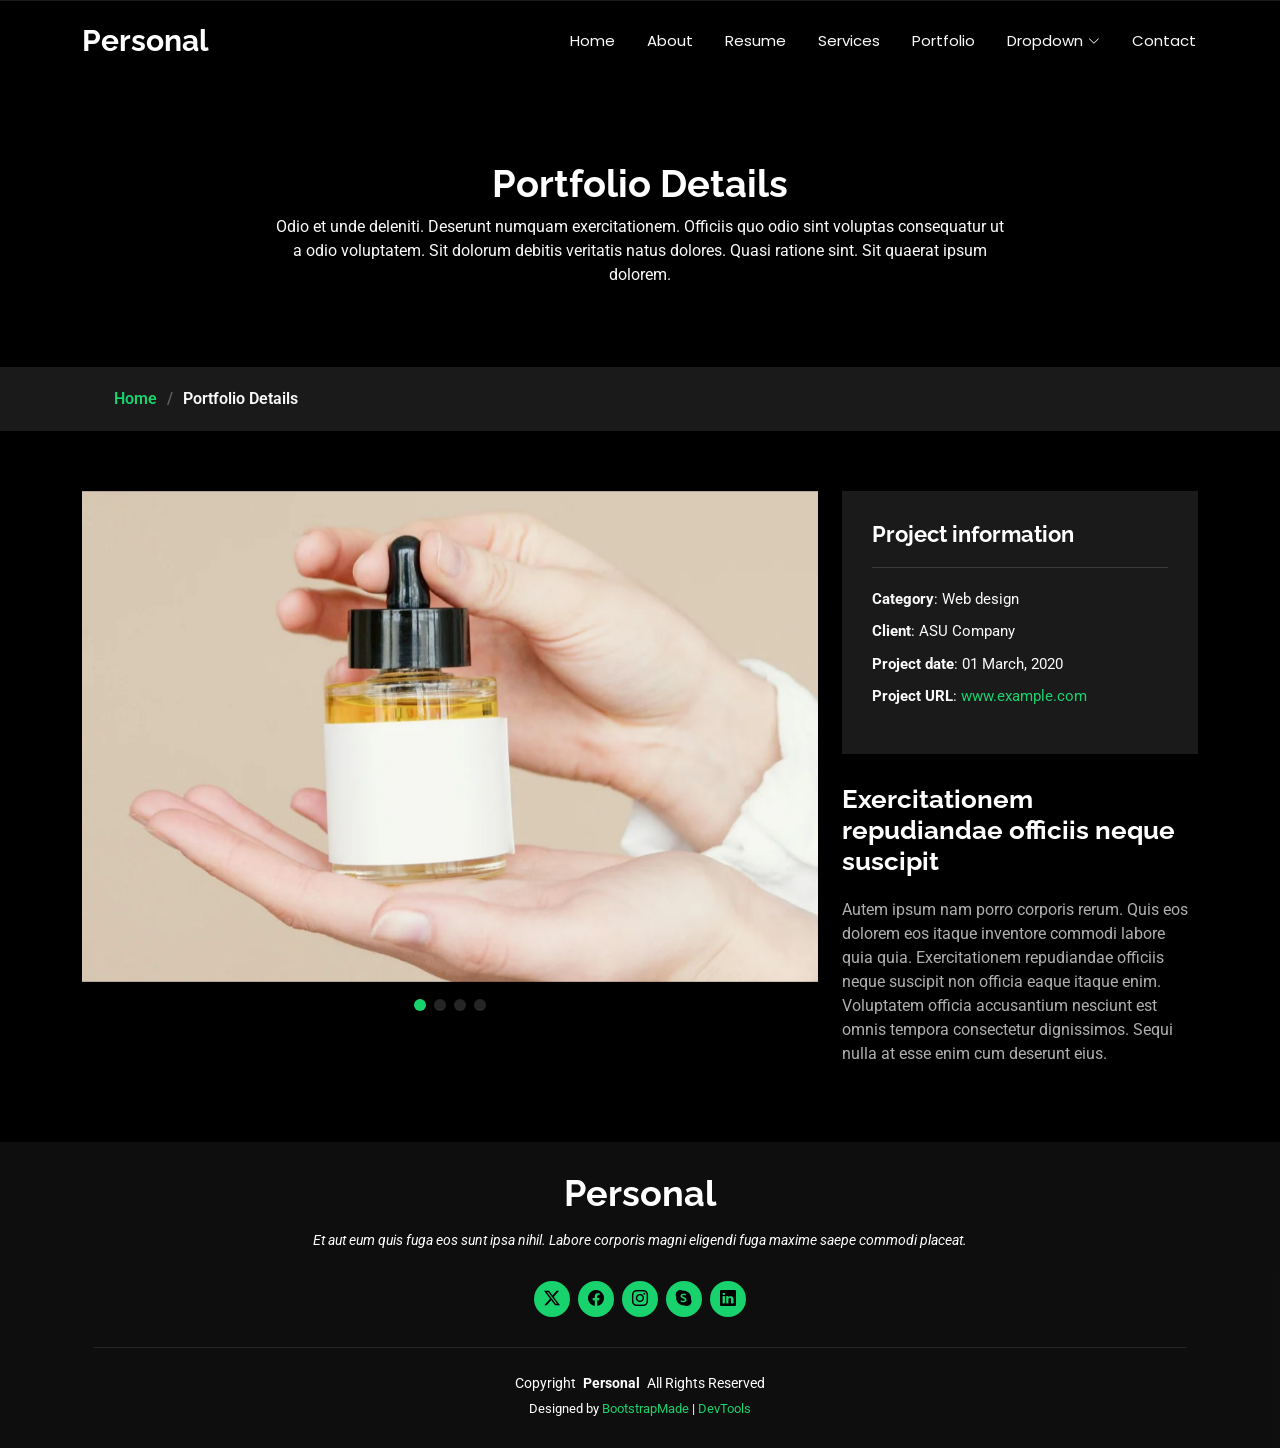
<file: portfolio-details.html>
<!DOCTYPE html>
<html lang="en">

<head>
  <meta charset="utf-8">
  <meta content="width=device-width, initial-scale=1.0" name="viewport">
  <title>Portfolio Details - Personal Bootstrap Template</title>
  <meta name="description" content="">
  <meta name="keywords" content="">

  <!-- Favicons -->
  <link href="assets/img/favicon.png" rel="icon">
  <link href="assets/img/apple-touch-icon.png" rel="apple-touch-icon">

  <!-- Fonts -->
  <link href="https://fonts.googleapis.com" rel="preconnect">
  <link href="https://fonts.gstatic.com" rel="preconnect" crossorigin>
  <link href="https://fonts.googleapis.com/css2?family=Roboto:ital,wght@0,100;0,300;0,400;0,500;0,700;0,900;1,100;1,300;1,400;1,500;1,700;1,900&family=Poppins:ital,wght@0,100;0,200;0,300;0,400;0,500;0,600;0,700;0,800;0,900;1,100;1,200;1,300;1,400;1,500;1,600;1,700;1,800;1,900&family=Raleway:ital,wght@0,100;0,200;0,300;0,400;0,500;0,600;0,700;0,800;0,900;1,100;1,200;1,300;1,400;1,500;1,600;1,700;1,800;1,900&display=swap" rel="stylesheet">

  <!-- Vendor CSS Files -->
  <link href="assets/vendor/bootstrap/css/bootstrap.min.css" rel="stylesheet">
  <link href="assets/vendor/bootstrap-icons/bootstrap-icons.css" rel="stylesheet">
  <link href="assets/vendor/aos/aos.css" rel="stylesheet">
  <link href="assets/vendor/swiper/swiper-bundle.min.css" rel="stylesheet">
  <link href="assets/vendor/glightbox/css/glightbox.min.css" rel="stylesheet">

  <!-- Main CSS File -->
  <link href="assets/css/main.css" rel="stylesheet">

  <!-- =======================================================
  * Template Name: Personal
  * Template URL: https://bootstrapmade.com/personal-free-resume-bootstrap-template/
  * Updated: Mar 05 2025 with Bootstrap v5.3.3
  * Author: BootstrapMade.com
  * License: https://bootstrapmade.com/license/
  ======================================================== -->
</head>

<body class="portfolio-details-page">

  <header id="header" class="header d-flex align-items-center fixed-top">
    <div class="container-fluid container-xl position-relative d-flex align-items-center justify-content-between">

      <a href="index.html" class="logo d-flex align-items-center">
        <!-- Uncomment the line below if you also wish to use an image logo -->
        <!-- <img src="assets/img/logo.webp" alt=""> -->
        <h1 class="sitename">Personal</h1>
      </a>

      <nav id="navmenu" class="navmenu">
        <ul>
          <li><a href="index.html">Home</a></li>
          <li><a href="about.html">About</a></li>
          <li><a href="resume.html">Resume</a></li>
          <li><a href="services.html">Services</a></li>
          <li><a href="portfolio.html">Portfolio</a></li>
          <li class="dropdown"><a href="#"><span>Dropdown</span> <i class="bi bi-chevron-down toggle-dropdown"></i></a>
            <ul>
              <li><a href="#">Dropdown 1</a></li>
              <li class="dropdown"><a href="#"><span>Deep Dropdown</span> <i class="bi bi-chevron-down toggle-dropdown"></i></a>
                <ul>
                  <li><a href="#">Deep Dropdown 1</a></li>
                  <li><a href="#">Deep Dropdown 2</a></li>
                  <li><a href="#">Deep Dropdown 3</a></li>
                  <li><a href="#">Deep Dropdown 4</a></li>
                  <li><a href="#">Deep Dropdown 5</a></li>
                </ul>
              </li>
              <li><a href="#">Dropdown 2</a></li>
              <li><a href="#">Dropdown 3</a></li>
              <li><a href="#">Dropdown 4</a></li>
            </ul>
          </li>
          <li><a href="contact.html">Contact</a></li>
        </ul>
        <i class="mobile-nav-toggle d-xl-none bi bi-list"></i>
      </nav>

    </div>
  </header>

  <main class="main">

    <!-- Page Title -->
    <div class="page-title" data-aos="fade">
      <div class="heading">
        <div class="container">
          <div class="row d-flex justify-content-center text-center">
            <div class="col-lg-8">
              <h1>Portfolio Details</h1>
              <p class="mb-0">Odio et unde deleniti. Deserunt numquam exercitationem. Officiis quo odio sint voluptas consequatur ut a odio voluptatem. Sit dolorum debitis veritatis natus dolores. Quasi ratione sint. Sit quaerat ipsum dolorem.</p>
            </div>
          </div>
        </div>
      </div>
      <nav class="breadcrumbs">
        <div class="container">
          <ol>
            <li><a href="index.html">Home</a></li>
            <li class="current">Portfolio Details</li>
          </ol>
        </div>
      </nav>
    </div><!-- End Page Title -->

    <!-- Portfolio Details Section -->
    <section id="portfolio-details" class="portfolio-details section">

      <div class="container" data-aos="fade-up" data-aos-delay="100">

        <div class="row gy-4">

          <div class="col-lg-8">
            <div class="portfolio-details-slider swiper init-swiper">

              <script type="application/json" class="swiper-config">
                {
                  "loop": true,
                  "speed": 600,
                  "autoplay": {
                    "delay": 5000
                  },
                  "slidesPerView": "auto",
                  "pagination": {
                    "el": ".swiper-pagination",
                    "type": "bullets",
                    "clickable": true
                  }
                }
              </script>

              <div class="swiper-wrapper align-items-center">

                <div class="swiper-slide">
                  <img src="assets/img/portfolio/portfolio-1.webp" alt="">
                </div>

                <div class="swiper-slide">
                  <img src="assets/img/portfolio/portfolio-10.webp" alt="">
                </div>

                <div class="swiper-slide">
                  <img src="assets/img/portfolio/portfolio-7.webp" alt="">
                </div>

                <div class="swiper-slide">
                  <img src="assets/img/portfolio/portfolio-4.webp" alt="">
                </div>

              </div>
              <div class="swiper-pagination"></div>
            </div>
          </div>

          <div class="col-lg-4">
            <div class="portfolio-info" data-aos="fade-up" data-aos-delay="200">
              <h3>Project information</h3>
              <ul>
                <li><strong>Category</strong>: Web design</li>
                <li><strong>Client</strong>: ASU Company</li>
                <li><strong>Project date</strong>: 01 March, 2020</li>
                <li><strong>Project URL</strong>: <a href="#">www.example.com</a></li>
              </ul>
            </div>
            <div class="portfolio-description" data-aos="fade-up" data-aos-delay="300">
              <h2>Exercitationem repudiandae officiis neque suscipit</h2>
              <p>
                Autem ipsum nam porro corporis rerum. Quis eos dolorem eos itaque inventore commodi labore quia quia. Exercitationem repudiandae officiis neque suscipit non officia eaque itaque enim. Voluptatem officia accusantium nesciunt est omnis tempora consectetur dignissimos. Sequi nulla at esse enim cum deserunt eius.
              </p>
            </div>
          </div>

        </div>

      </div>

    </section><!-- /Portfolio Details Section -->

  </main>

  <footer id="footer" class="footer dark-background">
    <div class="container">
      <h3 class="sitename">Personal</h3>
      <p>Et aut eum quis fuga eos sunt ipsa nihil. Labore corporis magni eligendi fuga maxime saepe commodi placeat.</p>
      <div class="social-links d-flex justify-content-center">
        <a href=""><i class="bi bi-twitter-x"></i></a>
        <a href=""><i class="bi bi-facebook"></i></a>
        <a href=""><i class="bi bi-instagram"></i></a>
        <a href=""><i class="bi bi-skype"></i></a>
        <a href=""><i class="bi bi-linkedin"></i></a>
      </div>
      <div class="container">
        <div class="copyright">
          <span>Copyright</span> <strong class="px-1 sitename">Personal</strong> <span>All Rights Reserved</span>
        </div>
        <div class="credits">
          <!-- All the links in the footer should remain intact. -->
          <!-- You can delete the links only if you've purchased the pro version. -->
          <!-- Licensing information: https://bootstrapmade.com/license/ -->
          <!-- Purchase the pro version with working PHP/AJAX contact form: [buy-url] -->
          Designed by <a href="https://bootstrapmade.com/">BootstrapMade</a> | <a href="https://bootstrapmade.com/tools/">DevTools</a>
        </div>
      </div>
    </div>
  </footer>

  <!-- Scroll Top -->
  <a href="#" id="scroll-top" class="scroll-top d-flex align-items-center justify-content-center"><i class="bi bi-arrow-up-short"></i></a>

  <!-- Preloader -->
  <div id="preloader"></div>

  <!-- Vendor JS Files -->
  <script src="assets/vendor/bootstrap/js/bootstrap.bundle.min.js"></script>
  <script src="assets/vendor/php-email-form/validate.js"></script>
  <script src="assets/vendor/aos/aos.js"></script>
  <script src="assets/vendor/typed.js/typed.umd.js"></script>
  <script src="assets/vendor/purecounter/purecounter_vanilla.js"></script>
  <script src="assets/vendor/waypoints/noframework.waypoints.js"></script>
  <script src="assets/vendor/swiper/swiper-bundle.min.js"></script>
  <script src="assets/vendor/glightbox/js/glightbox.min.js"></script>
  <script src="assets/vendor/imagesloaded/imagesloaded.pkgd.min.js"></script>
  <script src="assets/vendor/isotope-layout/isotope.pkgd.min.js"></script>

  <!-- Main JS File -->
  <script src="assets/js/main.js"></script>

</body>

</html>
</file>
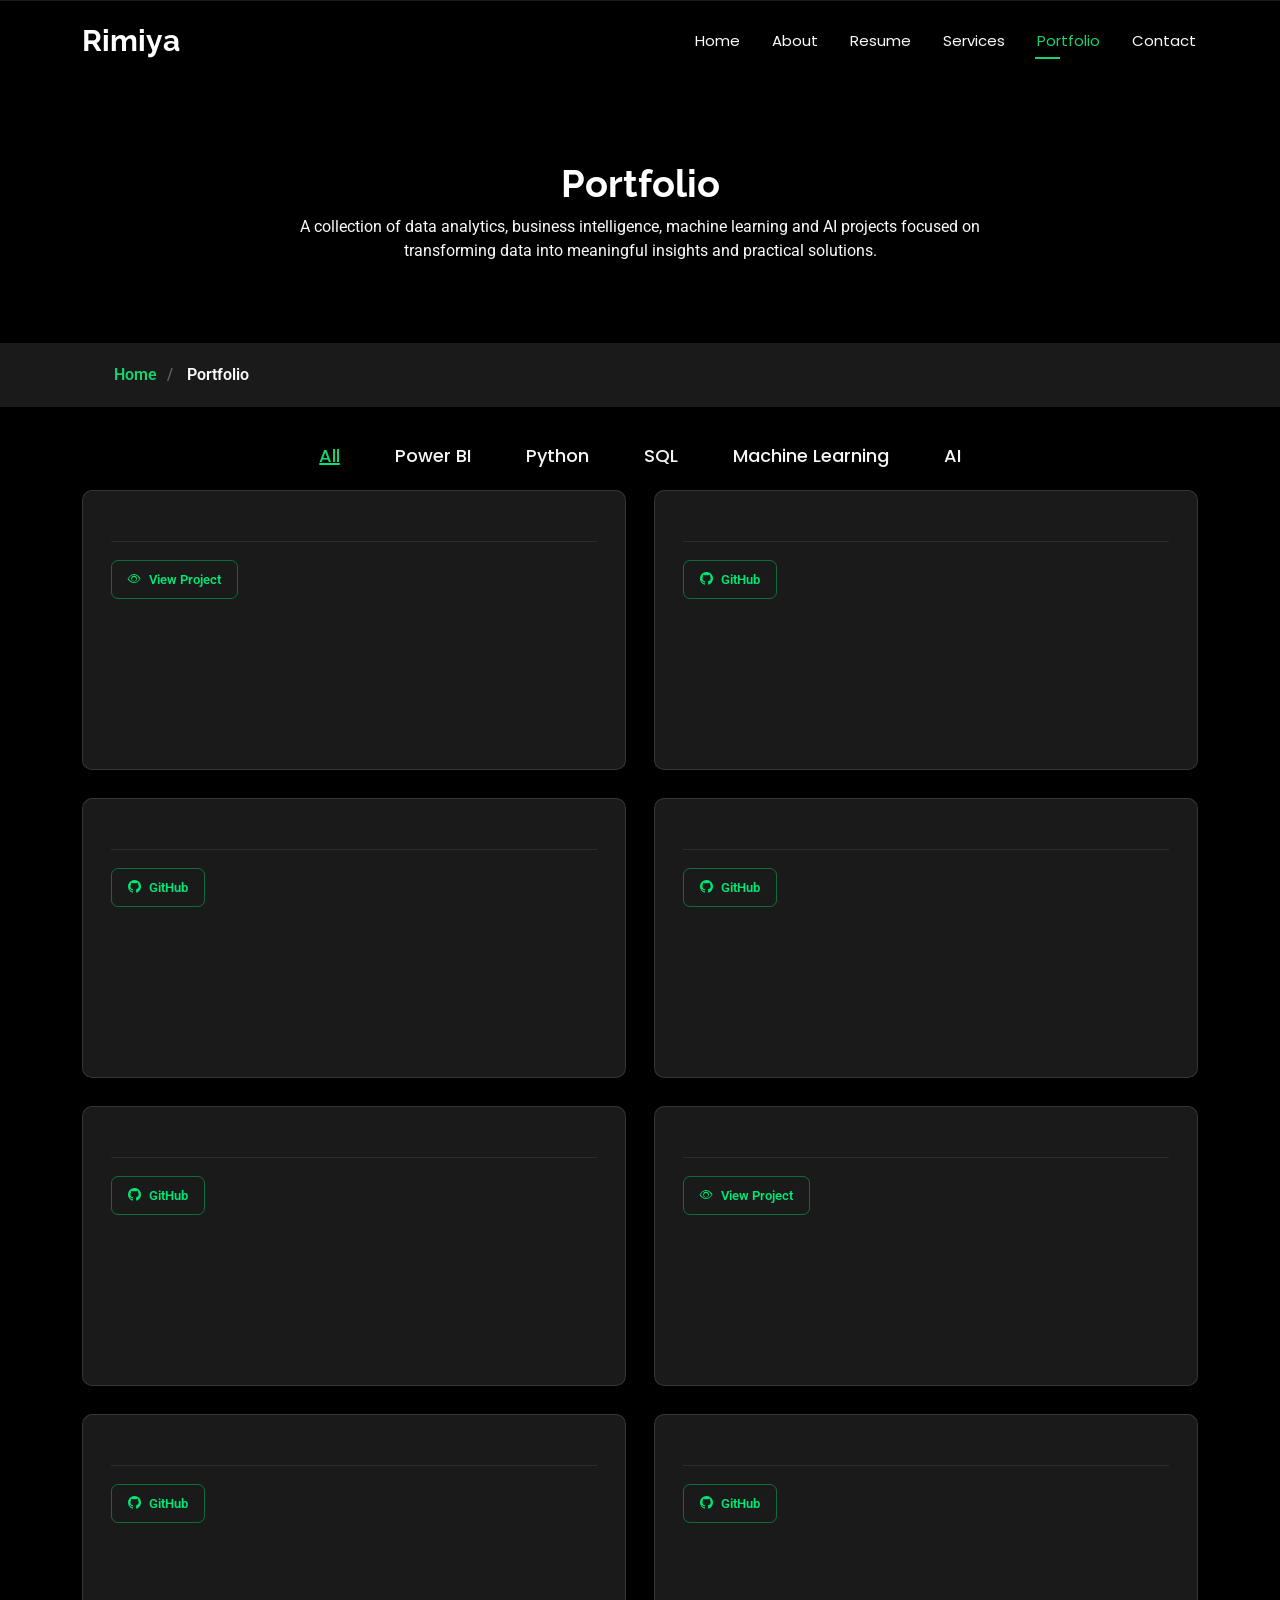
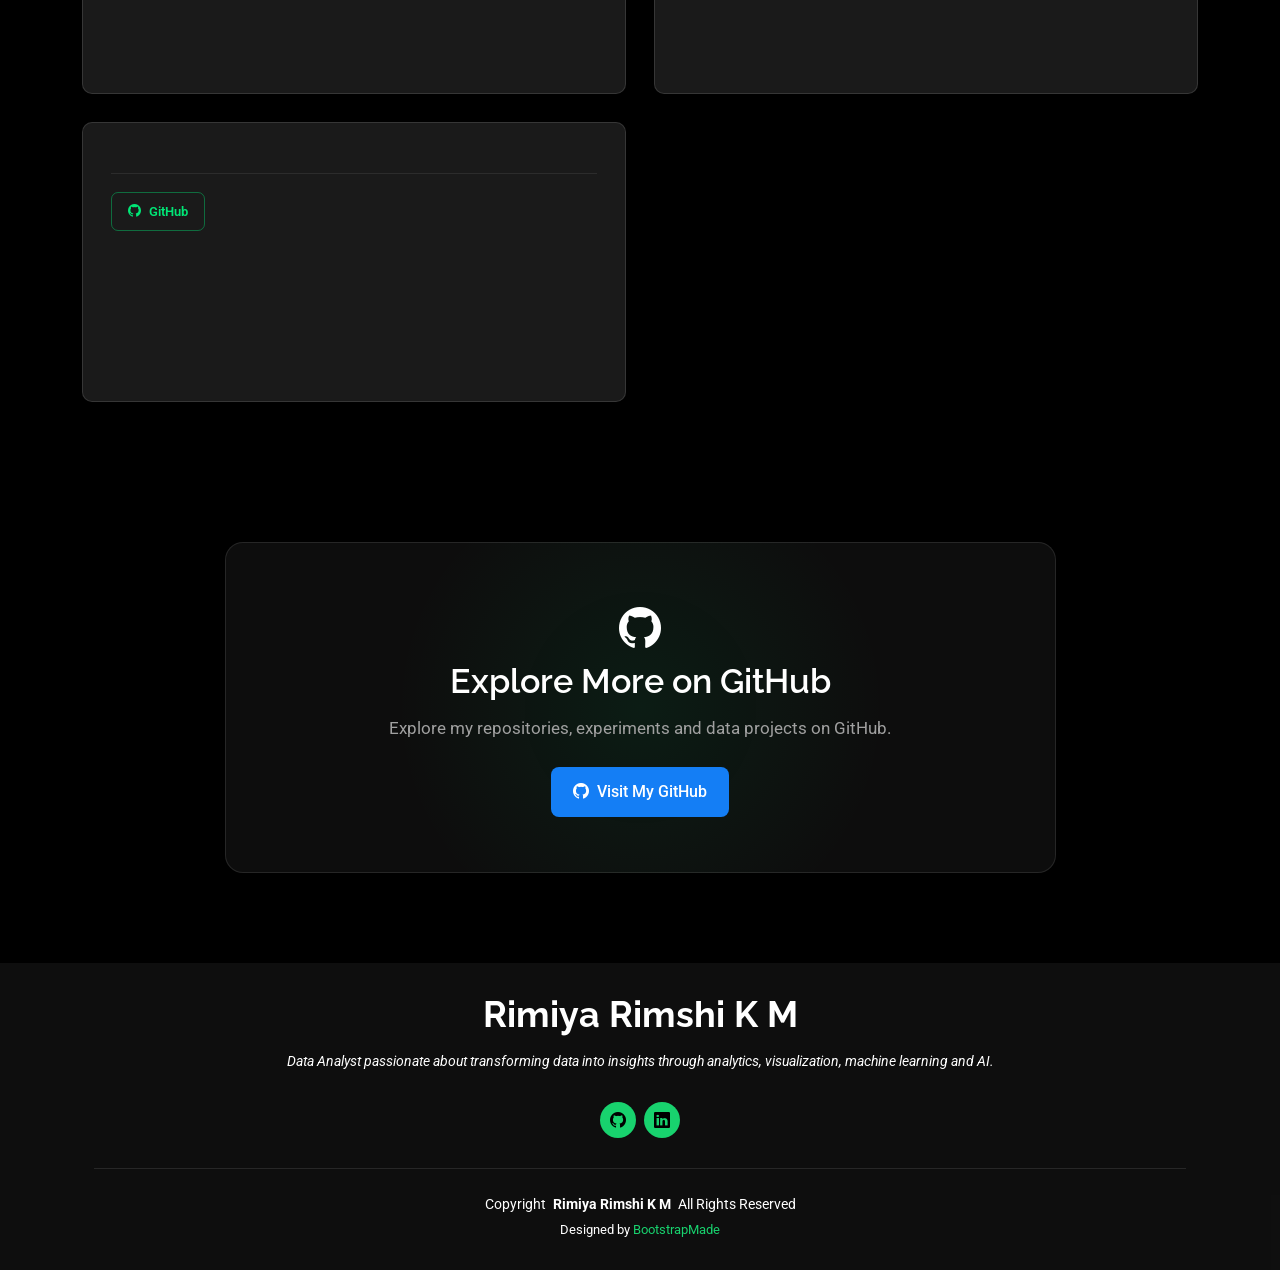
<file: portfolio.html>
<!DOCTYPE html>
<html lang="en">

<head>
  <meta charset="utf-8">
  <meta content="width=device-width, initial-scale=1.0" name="viewport">

  <title>Portfolio | Rimiya Rimshi K M | Data Analyst</title>

  <meta name="description"
    content="Portfolio of Rimiya Rimshi K M - Data Analyst specializing in Power BI, SQL, Python, Business Intelligence, Machine Learning and AI.">

  <meta name="keywords"
    content="Rimiya Rimshi K M, Data Analyst, Power BI, SQL, Python, Machine Learning, AI, Data Visualization, Business Intelligence">

  <!-- Favicons -->
  <link href="assets/img/favicon.png" rel="icon">
  <link href="assets/img/apple-touch-icon.png" rel="apple-touch-icon">

  <!-- Fonts -->
  <link href="https://fonts.googleapis.com" rel="preconnect">
  <link href="https://fonts.gstatic.com" rel="preconnect" crossorigin>

  <link
    href="https://fonts.googleapis.com/css2?family=Roboto:wght@300;400;500;700&family=Poppins:wght@300;400;500;600;700&family=Raleway:wght@300;400;500;600;700&display=swap"
    rel="stylesheet">

  <!-- Vendor CSS -->
  <link href="assets/vendor/bootstrap/css/bootstrap.min.css" rel="stylesheet">
  <link href="assets/vendor/bootstrap-icons/bootstrap-icons.css" rel="stylesheet">
  <link href="assets/vendor/aos/aos.css" rel="stylesheet">

  <!-- Main CSS -->
  <link href="assets/css/main.css" rel="stylesheet">

  <!-- =====================================================
       PORTFOLIO CARD DESIGN
       No project images required
  ====================================================== -->
  <style>

    /* ==============================
       Portfolio Section
    ============================== */

    .portfolio {
      padding-top: 40px;
      padding-bottom: 70px;
    }

    .portfolio-filters {
      display: flex;
      justify-content: center;
      align-items: center;
      flex-wrap: wrap;
      gap: 35px;
      margin: 0 auto 45px;
      padding: 0;
      list-style: none;
    }

    .portfolio-filters li {
      color: #f5f5f5;
      font-family: "Poppins", sans-serif;
      font-size: 17px;
      font-weight: 600;
      cursor: pointer;
      transition: 0.3s ease;
      position: relative;
      padding-bottom: 8px;
    }

    .portfolio-filters li:hover,
    .portfolio-filters li.filter-active {
      color: #00e676;
    }

    .portfolio-filters li.filter-active::after {
      content: "";
      position: absolute;
      left: 0;
      bottom: 0;
      width: 100%;
      height: 2px;
      background: #00e676;
      border-radius: 10px;
    }


    /* ==============================
       Project Grid
    ============================== */

    .portfolio-container {
      display: grid !important;
      grid-template-columns: repeat(2, minmax(0, 1fr));
      gap: 28px;
      position: relative !important;
      height: auto !important;
    }

    .portfolio-item {
      width: 100% !important;
      position: relative !important;
      left: auto !important;
      top: auto !important;
      transform: none !important;
      margin: 0 !important;
    }


    /* ==============================
       Project Card
    ============================== */

    .portfolio-content {
      position: relative;
      min-height: 500px;
      height: 100%;
      padding: 28px 28px 24px;
      border: 1px solid rgba(255, 255, 255, 0.12);
      border-radius: 18px;
      background:
        radial-gradient(
          circle at 50% 25%,
          rgba(0, 230, 118, 0.08),
          transparent 32%
        ),
        linear-gradient(
          145deg,
          #0b1210 0%,
          #0b0f0e 50%,
          #111111 100%
        );
      overflow: hidden;
      transition: all 0.35s ease;
      display: flex;
      flex-direction: column;
    }

    .portfolio-content::before {
      content: "";
      position: absolute;
      top: 0;
      left: 0;
      width: 100%;
      height: 2px;
      background: linear-gradient(
        90deg,
        transparent,
        rgba(0, 230, 118, 0.8),
        transparent
      );
      opacity: 0;
      transition: 0.35s ease;
    }

    .portfolio-content:hover {
      transform: translateY(-8px);
      border-color: rgba(0, 230, 118, 0.65);
      box-shadow:
        0 20px 50px rgba(0, 0, 0, 0.45),
        0 0 30px rgba(0, 230, 118, 0.08);
    }

    .portfolio-content:hover::before {
      opacity: 1;
    }


    /* ==============================
       Number / Category
    ============================== */

    .project-number {
      color: rgba(255, 255, 255, 0.4);
      font-family: "Poppins", sans-serif;
      font-size: 14px;
      font-weight: 600;
      letter-spacing: 2px;
      text-transform: uppercase;
      margin-bottom: 10px;
    }


    /* ==============================
       Icon Area
    ============================== */

    .portfolio-icon-wrapper {
      width: 240px;
      height: 240px;
      margin: 8px auto 0;
      border-radius: 50%;
      border: 1px solid rgba(0, 230, 118, 0.18);
      display: flex;
      align-items: center;
      justify-content: center;
      position: relative;
      background: radial-gradient(
        circle,
        rgba(0, 230, 118, 0.10),
        rgba(0, 230, 118, 0.02) 50%,
        transparent 70%
      );
    }

    .portfolio-icon-wrapper::after {
      content: "";
      position: absolute;
      inset: 25px;
      border-radius: 50%;
      background: rgba(0, 230, 118, 0.03);
      filter: blur(12px);
    }

    .portfolio-icon {
      width: 108px;
      height: 108px;
      border-radius: 24px;
      background: #151515;
      border: 1px solid rgba(255, 255, 255, 0.12);
      display: flex;
      align-items: center;
      justify-content: center;
      position: relative;
      z-index: 2;
      box-shadow:
        0 0 30px rgba(0, 230, 118, 0.08),
        inset 0 0 20px rgba(0, 230, 118, 0.02);
    }

    .portfolio-icon i {
      color: #00e676;
      font-size: 48px;
    }


    /* ==============================
       Category Badge
    ============================== */

    .project-category {
      display: inline-flex;
      align-items: center;
      width: fit-content;
      padding: 9px 15px;
      margin-top: 2px;
      border-radius: 30px;
      background: rgba(0, 230, 118, 0.08);
      border: 1px solid rgba(0, 230, 118, 0.35);
      color: #00e676;
      font-size: 13px;
      font-weight: 600;
      letter-spacing: 0.5px;
      text-transform: uppercase;
    }


    /* ==============================
       Project Information
    ============================== */

    .portfolio-info {
      display: flex;
      flex-direction: column;
      flex: 1;
    }

    .portfolio-info h4 {
      color: #ffffff;
      font-family: "Poppins", sans-serif;
      font-size: 25px;
      font-weight: 700;
      line-height: 1.3;
      margin: 22px 0 12px;
    }

    .portfolio-info p {
      color: #929292;
      font-family: "Roboto", sans-serif;
      font-size: 16px;
      line-height: 1.9;
      margin-bottom: 18px;
    }


    /* ==============================
       Project Tags
    ============================== */

    .project-tags {
      display: flex;
      flex-wrap: wrap;
      gap: 8px;
      margin-top: auto;
      padding-top: 8px;
    }

    .project-tags span {
      display: inline-block;
      padding: 6px 11px;
      border-radius: 5px;
      background: rgba(255, 255, 255, 0.055);
      border: 1px solid rgba(255, 255, 255, 0.08);
      color: #bdbdbd;
      font-size: 12px;
      font-weight: 500;
    }


    /* ==============================
       Buttons
    ============================== */

    .portfolio-links {
      display: flex;
      gap: 10px;
      margin-top: 22px;
      padding-top: 18px;
      border-top: 1px solid rgba(255, 255, 255, 0.08);
    }

    .portfolio-links a {
      display: inline-flex;
      align-items: center;
      justify-content: center;
      gap: 8px;
      padding: 9px 16px;
      border-radius: 7px;
      background: transparent;
      border: 1px solid rgba(0, 230, 118, 0.4);
      color: #00e676;
      font-size: 13px;
      font-weight: 600;
      text-decoration: none;
      transition: 0.3s ease;
    }

    .portfolio-links a:hover {
      background: #00e676;
      color: #07100b;
      border-color: #00e676;
    }


    /* ==============================
       GitHub CTA
    ============================== */

    .github-section {
      padding: 70px 0 90px;
    }

    .github-cta {
      padding: 55px 30px;
      border-radius: 18px;
      border: 1px solid rgba(255, 255, 255, 0.1);
      background:
        radial-gradient(
          circle at center,
          rgba(0, 230, 118, 0.07),
          transparent 55%
        ),
        #0d0d0d;
    }

    .github-cta > i {
      font-size: 42px;
      color: #ffffff;
      margin-bottom: 18px;
    }

    .github-cta h3 {
      color: #ffffff;
      font-size: 34px;
      font-weight: 600;
      margin-bottom: 15px;
    }

    .github-cta p {
      color: #a0a0a0;
      font-size: 17px;
      margin-bottom: 25px;
    }

    .github-button {
      display: inline-flex;
      align-items: center;
      gap: 8px;
      padding: 13px 22px;
      border-radius: 8px;
      background: #147ef5;
      color: #ffffff;
      text-decoration: none;
      font-weight: 500;
      transition: 0.3s ease;
    }

    .github-button:hover {
      background: #0b6edb;
      color: #ffffff;
      transform: translateY(-2px);
    }


    /* ==============================
       Responsive
    ============================== */

    @media (max-width: 991px) {

      .portfolio-container {
        grid-template-columns: 1fr;
      }

      .portfolio-content {
        min-height: 480px;
      }

      .portfolio-icon-wrapper {
        width: 210px;
        height: 210px;
      }

    }

    @media (max-width: 576px) {

      .portfolio {
        padding-top: 20px;
      }

      .portfolio-filters {
        gap: 18px;
      }

      .portfolio-filters li {
        font-size: 14px;
      }

      .portfolio-content {
        padding: 22px;
        min-height: 450px;
      }

      .portfolio-icon-wrapper {
        width: 180px;
        height: 180px;
      }

      .portfolio-icon {
        width: 90px;
        height: 90px;
      }

      .portfolio-icon i {
        font-size: 38px;
      }

      .portfolio-info h4 {
        font-size: 21px;
      }

      .portfolio-info p {
        font-size: 14px;
        line-height: 1.7;
      }

      .github-cta h3 {
        font-size: 27px;
      }

    }

  </style>

</head>


<body class="portfolio-page">


  <!-- =========================
       HEADER
  ========================== -->

  <header id="header" class="header d-flex align-items-center fixed-top">

    <div class="container-fluid container-xl position-relative d-flex align-items-center justify-content-between">

      <a href="index.html" class="logo d-flex align-items-center">
        <h1 class="sitename">Rimiya</h1>
      </a>

      <nav id="navmenu" class="navmenu">

        <ul>

          <li>
            <a href="index.html">Home</a>
          </li>

          <li>
            <a href="about.html">About</a>
          </li>

          <li>
            <a href="resume.html">Resume</a>
          </li>

          <li>
            <a href="services.html">Services</a>
          </li>

          <li>
            <a href="portfolio.html" class="active">Portfolio</a>
          </li>

          <li>
            <a href="contact.html">Contact</a>
          </li>

        </ul>

        <i class="mobile-nav-toggle d-xl-none bi bi-list"></i>

      </nav>

    </div>

  </header>


  <main class="main">


    <!-- =========================
         PAGE TITLE
    ========================== -->

    <div class="page-title" data-aos="fade">

      <div class="heading">

        <div class="container">

          <div class="row d-flex justify-content-center text-center">

            <div class="col-lg-8">

              <h1>Portfolio</h1>

              <p class="mb-0">
                A collection of data analytics, business intelligence,
                machine learning and AI projects focused on transforming
                data into meaningful insights and practical solutions.
              </p>

            </div>

          </div>

        </div>

      </div>

      <nav class="breadcrumbs">

        <div class="container">

          <ol>

            <li>
              <a href="index.html">Home</a>
            </li>

            <li class="current">
              Portfolio
            </li>

          </ol>

        </div>

      </nav>

    </div>


    <!-- =========================
         PORTFOLIO
    ========================== -->

    <section id="portfolio" class="portfolio section">

      <div class="container">

        <!-- FILTERS -->

        <ul class="portfolio-filters isotope-filters"
          data-aos="fade-up">

          <li data-filter="*" class="filter-active">All</li>
          <li data-filter=".filter-powerbi">Power BI</li>
          <li data-filter=".filter-python">Python</li>
          <li data-filter=".filter-sql">SQL</li>
          <li data-filter=".filter-ml">Machine Learning</li>
          <li data-filter=".filter-ai">AI</li>

        </ul>


        <!-- PROJECTS -->

        <div class="portfolio-container isotope-container"
          data-aos="fade-up"
          data-aos-delay="100">


          <!-- =====================================================
               PROJECT 1
          ====================================================== -->

          <div class="portfolio-item isotope-item filter-powerbi">

            <div class="portfolio-content">

              <div class="portfolio-info">

                <div class="project-number">
                  01 / POWER BI
                </div>

                <div class="portfolio-icon-wrapper">

                  <div class="portfolio-icon">
                    <i class="bi bi-bar-chart-fill"></i>
                  </div>

                </div>

                <span class="project-category">
                  Power BI / Business Intelligence
                </span>

                <h4>
                  Power BI Data Analytics Dashboard
                </h4>

                <p>
                  Interactive business intelligence dashboard designed
                  to transform raw data into meaningful visual insights
                  and support data-driven decision making.
                </p>

                <div class="project-tags">
                  <span>Power BI</span>
                  <span>DAX</span>
                  <span>Data Visualization</span>
                </div>

              </div>

              <div class="portfolio-links">

                <a
                  href="https://github.com/rimiya366"
                  target="_blank"
                  rel="noopener noreferrer"
                  title="View Project">

                  <i class="bi bi-eye"></i>
                  View Project

                </a>

              </div>

            </div>

          </div>


          <!-- =====================================================
               PROJECT 2
          ====================================================== -->

          <div class="portfolio-item isotope-item filter-python filter-ml">

            <div class="portfolio-content">

              <div class="portfolio-info">

                <div class="project-number">
                  02 / PYTHON • ML
                </div>

                <div class="portfolio-icon-wrapper">

                  <div class="portfolio-icon">
                    <i class="bi bi-graph-up-arrow"></i>
                  </div>

                </div>

                <span class="project-category">
                  Python / Machine Learning
                </span>

                <h4>
                  Machine Learning Data Analysis
                </h4>

                <p>
                  Machine learning project involving data preprocessing,
                  exploratory analysis, feature engineering and model
                  development to generate predictive insights.
                </p>

                <div class="project-tags">
                  <span>Python</span>
                  <span>Pandas</span>
                  <span>Machine Learning</span>
                </div>

              </div>

              <div class="portfolio-links">

                <a
                  href="https://github.com/rimiya366"
                  target="_blank"
                  rel="noopener noreferrer"
                  title="GitHub">

                  <i class="bi bi-github"></i>
                  GitHub

                </a>

              </div>

            </div>

          </div>


          <!-- =====================================================
               PROJECT 3
          ====================================================== -->

          <div class="portfolio-item isotope-item filter-sql">

            <div class="portfolio-content">

              <div class="portfolio-info">

                <div class="project-number">
                  03 / SQL
                </div>

                <div class="portfolio-icon-wrapper">

                  <div class="portfolio-icon">
                    <i class="bi bi-database-fill"></i>
                  </div>

                </div>

                <span class="project-category">
                  SQL / Data Analysis
                </span>

                <h4>
                  SQL Data Analysis
                </h4>

                <p>
                  SQL-based analytical project focused on querying,
                  cleaning, transforming and analyzing structured
                  datasets to uncover useful business insights.
                </p>

                <div class="project-tags">
                  <span>SQL</span>
                  <span>Data Analysis</span>
                  <span>Database</span>
                </div>

              </div>

              <div class="portfolio-links">

                <a
                  href="https://github.com/rimiya366"
                  target="_blank"
                  rel="noopener noreferrer"
                  title="GitHub">

                  <i class="bi bi-github"></i>
                  GitHub

                </a>

              </div>

            </div>

          </div>


          <!-- =====================================================
               PROJECT 4
          ====================================================== -->

          <div class="portfolio-item isotope-item filter-python">

            <div class="portfolio-content">

              <div class="portfolio-info">

                <div class="project-number">
                  04 / PYTHON
                </div>

                <div class="portfolio-icon-wrapper">

                  <div class="portfolio-icon">
                    <i class="bi bi-file-earmark-bar-graph-fill"></i>
                  </div>

                </div>

                <span class="project-category">
                  Python / Exploratory Analysis
                </span>

                <h4>
                  Exploratory Data Analysis
                </h4>

                <p>
                  Python-based exploratory data analysis project
                  focused on understanding datasets, identifying
                  patterns, handling missing values and visualizing
                  important trends.
                </p>

                <div class="project-tags">
                  <span>Python</span>
                  <span>Pandas</span>
                  <span>Matplotlib</span>
                </div>

              </div>

              <div class="portfolio-links">

                <a
                  href="https://github.com/rimiya366"
                  target="_blank"
                  rel="noopener noreferrer"
                  title="GitHub">

                  <i class="bi bi-github"></i>
                  GitHub

                </a>

              </div>

            </div>

          </div>


          <!-- =====================================================
               PROJECT 5
          ====================================================== -->

          <div class="portfolio-item isotope-item filter-ai">

            <div class="portfolio-content">

              <div class="portfolio-info">

                <div class="project-number">
                  05 / AI
                </div>

                <div class="portfolio-icon-wrapper">

                  <div class="portfolio-icon">
                    <i class="bi bi-robot"></i>
                  </div>

                </div>

                <span class="project-category">
                  Artificial Intelligence
                </span>

                <h4>
                  AI & Intelligent Data Solution
                </h4>

                <p>
                  AI-focused project exploring intelligent data
                  processing and practical applications of artificial
                  intelligence to solve real-world problems.
                </p>

                <div class="project-tags">
                  <span>Python</span>
                  <span>AI</span>
                  <span>Data</span>
                </div>

              </div>

              <div class="portfolio-links">

                <a
                  href="https://github.com/rimiya366"
                  target="_blank"
                  rel="noopener noreferrer"
                  title="GitHub">

                  <i class="bi bi-github"></i>
                  GitHub

                </a>

              </div>

            </div>

          </div>


          <!-- =====================================================
               PROJECT 6
          ====================================================== -->

          <div class="portfolio-item isotope-item filter-powerbi filter-sql">

            <div class="portfolio-content">

              <div class="portfolio-info">

                <div class="project-number">
                  06 / BI • SQL
                </div>

                <div class="portfolio-icon-wrapper">

                  <div class="portfolio-icon">
                    <i class="bi bi-pie-chart-fill"></i>
                  </div>

                </div>

                <span class="project-category">
                  Power BI / SQL
                </span>

                <h4>
                  Business Intelligence Dashboard
                </h4>

                <p>
                  End-to-end analytics solution combining structured
                  data, SQL analysis and interactive Power BI
                  visualizations to communicate business performance.
                </p>

                <div class="project-tags">
                  <span>Power BI</span>
                  <span>SQL</span>
                  <span>DAX</span>
                </div>

              </div>

              <div class="portfolio-links">

                <a
                  href="https://github.com/rimiya366"
                  target="_blank"
                  rel="noopener noreferrer"
                  title="View Project">

                  <i class="bi bi-eye"></i>
                  View Project

                </a>

              </div>

            </div>

          </div>


          <!-- =====================================================
               PROJECT 7
          ====================================================== -->

          <div class="portfolio-item isotope-item filter-python filter-ai">

            <div class="portfolio-content">

              <div class="portfolio-info">

                <div class="project-number">
                  07 / PYTHON • AI
                </div>

                <div class="portfolio-icon-wrapper">

                  <div class="portfolio-icon">
                    <i class="bi bi-cpu-fill"></i>
                  </div>

                </div>

                <span class="project-category">
                  Python / Artificial Intelligence
                </span>

                <h4>
                  Python AI Project
                </h4>

                <p>
                  Python-based artificial intelligence project combining
                  programming, data processing and intelligent analysis
                  to build a practical data-driven solution.
                </p>

                <div class="project-tags">
                  <span>Python</span>
                  <span>AI</span>
                  <span>Data Science</span>
                </div>

              </div>

              <div class="portfolio-links">

                <a
                  href="https://github.com/rimiya366"
                  target="_blank"
                  rel="noopener noreferrer"
                  title="GitHub">

                  <i class="bi bi-github"></i>
                  GitHub

                </a>

              </div>

            </div>

          </div>


          <!-- =====================================================
               PROJECT 8
          ====================================================== -->

          <div class="portfolio-item isotope-item filter-ml filter-python">

            <div class="portfolio-content">

              <div class="portfolio-info">

                <div class="project-number">
                  08 / ML • PYTHON
                </div>

                <div class="portfolio-icon-wrapper">

                  <div class="portfolio-icon">
                    <i class="bi bi-diagram-3-fill"></i>
                  </div>

                </div>

                <span class="project-category">
                  Predictive Analytics
                </span>

                <h4>
                  Predictive Analytics Project
                </h4>

                <p>
                  Predictive analytics workflow covering data
                  preparation, exploratory analysis, model training
                  and evaluation to derive actionable predictions.
                </p>

                <div class="project-tags">
                  <span>Python</span>
                  <span>Machine Learning</span>
                  <span>Analytics</span>
                </div>

              </div>

              <div class="portfolio-links">

                <a
                  href="https://github.com/rimiya366"
                  target="_blank"
                  rel="noopener noreferrer"
                  title="GitHub">

                  <i class="bi bi-github"></i>
                  GitHub

                </a>

              </div>

            </div>

          </div>


          <!-- =====================================================
               PROJECT 9
          ====================================================== -->

          <div class="portfolio-item isotope-item filter-python filter-sql">

            <div class="portfolio-content">

              <div class="portfolio-info">

                <div class="project-number">
                  09 / PYTHON • SQL
                </div>

                <div class="portfolio-icon-wrapper">

                  <div class="portfolio-icon">
                    <i class="bi bi-database-check"></i>
                  </div>

                </div>

                <span class="project-category">
                  Data Cleaning / Transformation
                </span>

                <h4>
                  Data Cleaning & Transformation
                </h4>

                <p>
                  Data preparation project focused on cleaning,
                  transforming and organizing raw datasets before
                  performing analysis and visualization.
                </p>

                <div class="project-tags">
                  <span>Python</span>
                  <span>SQL</span>
                  <span>Data Cleaning</span>
                </div>

              </div>

              <div class="portfolio-links">

                <a
                  href="https://github.com/rimiya366"
                  target="_blank"
                  rel="noopener noreferrer"
                  title="GitHub">

                  <i class="bi bi-github"></i>
                  GitHub

                </a>

              </div>

            </div>

          </div>


        </div>

      </div>

    </section>


    <!-- =========================
         GITHUB CTA
    ========================== -->

    <section id="github" class="github-section section">

      <div class="container">

        <div class="row justify-content-center">

          <div class="col-lg-9 text-center" data-aos="fade-up">

            <div class="github-cta">

              <i class="bi bi-github"></i>

              <h3>
                Explore More on GitHub
              </h3>

              <p>
                Explore my repositories, experiments and
                data projects on GitHub.
              </p>

              <a
                href="https://github.com/rimiya366"
                target="_blank"
                rel="noopener noreferrer"
                class="github-button">

                <i class="bi bi-github"></i>
                Visit My GitHub

              </a>

            </div>

          </div>

        </div>

      </div>

    </section>


  </main>


  <!-- =========================
       FOOTER
  ========================== -->

  <footer id="footer" class="footer dark-background">

    <div class="container">

      <h3 class="sitename">
        Rimiya Rimshi K M
      </h3>

      <p>
        Data Analyst passionate about transforming data into
        insights through analytics, visualization, machine learning
        and AI.
      </p>

      <div class="social-links d-flex justify-content-center">

        <a
          href="https://github.com/rimiya366"
          target="_blank"
          rel="noopener noreferrer"
          aria-label="GitHub">

          <i class="bi bi-github"></i>

        </a>

        <a
          href="https://www.linkedin.com/in/rimiya-rimshi-k-m"
          target="_blank"
          rel="noopener noreferrer"
          aria-label="LinkedIn">

          <i class="bi bi-linkedin"></i>

        </a>

      </div>

      <div class="container">

        <div class="copyright">

          <span>Copyright</span>

          <strong class="px-1 sitename">
            Rimiya Rimshi K M
          </strong>

          <span>All Rights Reserved</span>

        </div>

        <div class="credits">

          Designed by
          <a href="https://bootstrapmade.com/" target="_blank">
            BootstrapMade
          </a>

        </div>

      </div>

    </div>

  </footer>


  <!-- Scroll Top -->

  <a
    href="#"
    id="scroll-top"
    class="scroll-top d-flex align-items-center justify-content-center">

    <i class="bi bi-arrow-up-short"></i>

  </a>


  <!-- Preloader -->

  <div id="preloader"></div>


  <!-- Vendor JS -->

  <script src="assets/vendor/bootstrap/js/bootstrap.bundle.min.js"></script>
  <script src="assets/vendor/aos/aos.js"></script>
  <script src="assets/vendor/imagesloaded/imagesloaded.pkgd.min.js"></script>
  <script src="assets/vendor/isotope-layout/isotope.pkgd.min.js"></script>

  <!-- Main JS -->

  <script src="assets/js/main.js"></script>


  <!-- Portfolio Filter -->

  <script>

    document.addEventListener("DOMContentLoaded", function () {

      const filters = document.querySelectorAll(".portfolio-filters li");
      const items = document.querySelectorAll(".portfolio-item");

      filters.forEach(filter => {

        filter.addEventListener("click", function () {

          filters.forEach(item => {
            item.classList.remove("filter-active");
          });

          this.classList.add("filter-active");

          const filterValue = this.getAttribute("data-filter");

          items.forEach(item => {

            if (
              filterValue === "*" ||
              item.classList.contains(filterValue.substring(1))
            ) {
              item.style.display = "block";
            } else {
              item.style.display = "none";
            }

          });

        });

      });

    });

  </script>


</body>

</html>
</file>
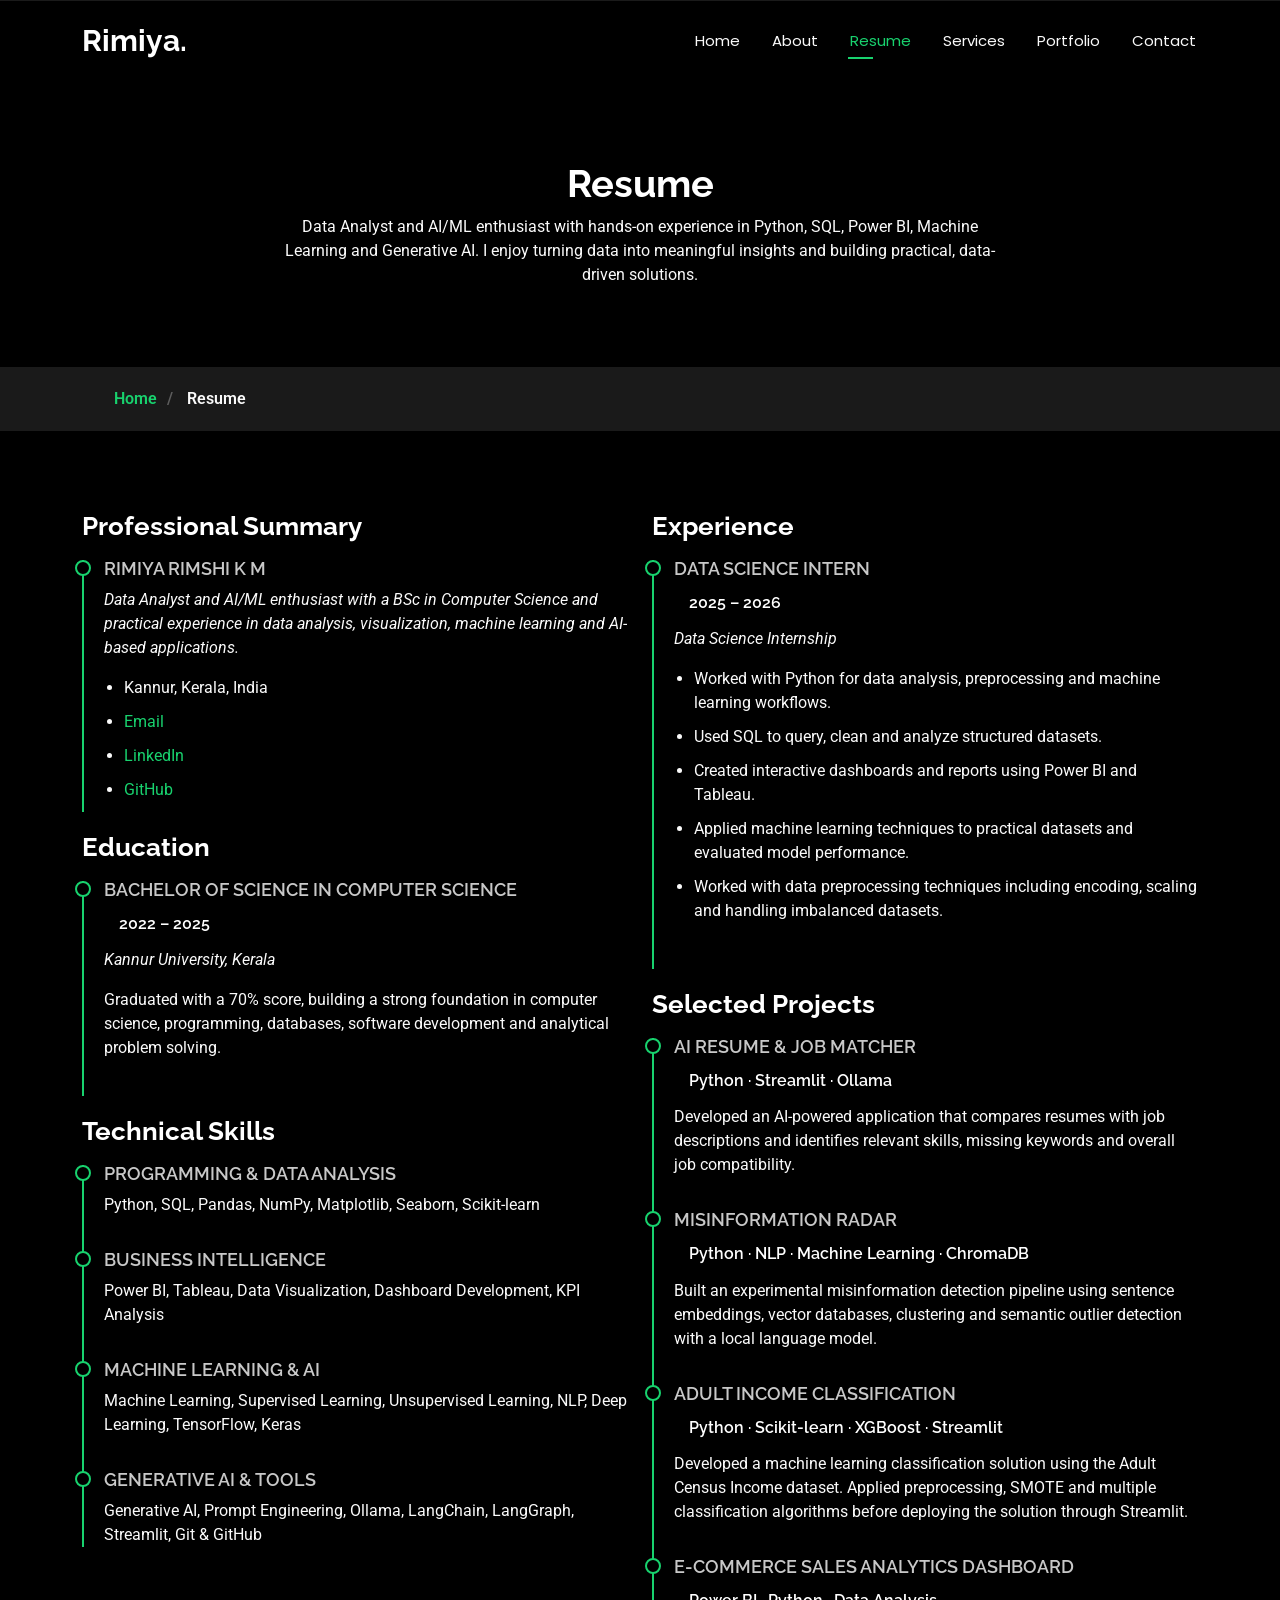
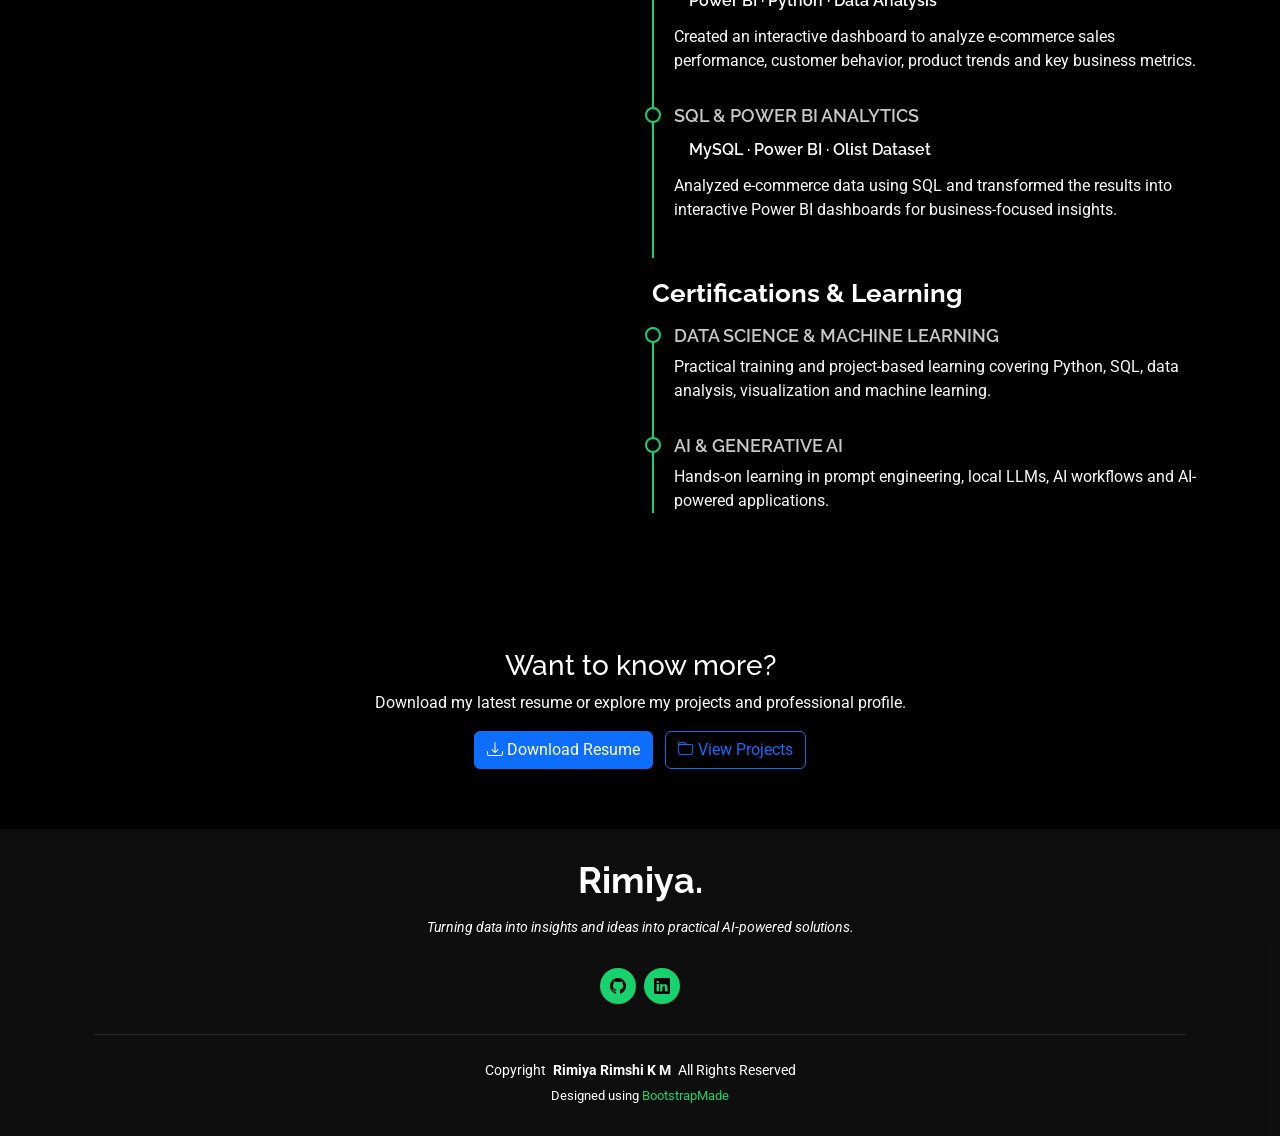
<file: resume.html>
<!DOCTYPE html>
<html lang="en">

<head>
  <meta charset="utf-8">
  <meta content="width=device-width, initial-scale=1.0" name="viewport">

  <title>Resume | Rimiya Rimshi K M</title>

  <meta name="description"
    content="Resume of Rimiya Rimshi K M - Data Analyst, Data Science and AI/ML professional specializing in Python, SQL, Power BI, Machine Learning and Generative AI.">

  <meta name="keywords"
    content="Rimiya Rimshi K M, Data Analyst, Data Science, Python, SQL, Power BI, Machine Learning, AI, Kerala">

  <!-- Favicons -->
  <link href="assets/img/favicon.png" rel="icon">
  <link href="assets/img/apple-touch-icon.png" rel="apple-touch-icon">

  <!-- Fonts -->
  <link href="https://fonts.googleapis.com" rel="preconnect">
  <link href="https://fonts.gstatic.com" rel="preconnect" crossorigin>
  <link
    href="https://fonts.googleapis.com/css2?family=Roboto:ital,wght@0,100;0,300;0,400;0,500;0,700;0,900;1,100;1,300;1,400;1,500;1,700;1,900&family=Poppins:ital,wght@0,100;0,200;0,300;0,400;0,500;0,600;0,700;0,800;0,900;1,100;1,200;1,300;1,400;1,500;1,600;1,700;1,800;1,900&family=Raleway:ital,wght@0,100;0,200;0,300;0,400;0,500;0,600;0,700;0,800;0,900;1,100;1,200;1,300;1,400;1,500;1,600;1,700;1,800;1,900&display=swap"
    rel="stylesheet">

  <!-- Vendor CSS Files -->
  <link href="assets/vendor/bootstrap/css/bootstrap.min.css" rel="stylesheet">
  <link href="assets/vendor/bootstrap-icons/bootstrap-icons.css" rel="stylesheet">
  <link href="assets/vendor/aos/aos.css" rel="stylesheet">
  <link href="assets/vendor/swiper/swiper-bundle.min.css" rel="stylesheet">
  <link href="assets/vendor/glightbox/css/glightbox.min.css" rel="stylesheet">

  <!-- Main CSS File -->
  <link href="assets/css/main.css" rel="stylesheet">

</head>

<body class="resume-page">

  <!-- Header -->
  <header id="header" class="header d-flex align-items-center fixed-top">

    <div class="container-fluid container-xl position-relative d-flex align-items-center justify-content-between">

      <!-- Logo -->
      <a href="index.html" class="logo d-flex align-items-center">
        <h1 class="sitename">Rimiya.</h1>
      </a>

      <!-- Navigation -->
      <nav id="navmenu" class="navmenu">

        <ul>

          <li>
            <a href="index.html">Home</a>
          </li>

          <li>
            <a href="about.html">About</a>
          </li>

          <li>
            <a href="resume.html" class="active">Resume</a>
          </li>

          <li>
            <a href="services.html">Services</a>
          </li>

          <li>
            <a href="portfolio.html">Portfolio</a>
          </li>

          <li>
            <a href="contact.html">Contact</a>
          </li>

        </ul>

        <i class="mobile-nav-toggle d-xl-none bi bi-list"></i>

      </nav>

    </div>

  </header>


  <main class="main">

    <!-- Page Title -->
    <div class="page-title" data-aos="fade">

      <div class="heading">

        <div class="container">

          <div class="row d-flex justify-content-center text-center">

            <div class="col-lg-8">

              <h1>Resume</h1>

              <p class="mb-0">
                Data Analyst and AI/ML enthusiast with hands-on experience
                in Python, SQL, Power BI, Machine Learning and Generative AI.
                I enjoy turning data into meaningful insights and building
                practical, data-driven solutions.
              </p>

            </div>

          </div>

        </div>

      </div>

      <nav class="breadcrumbs">

        <div class="container">

          <ol>

            <li>
              <a href="index.html">Home</a>
            </li>

            <li class="current">
              Resume
            </li>

          </ol>

        </div>

      </nav>

    </div>
    <!-- End Page Title -->


    <!-- Resume Section -->
    <section id="resume" class="resume section">

      <div class="container">

        <div class="row">


          <!-- LEFT COLUMN -->
          <div class="col-lg-6" data-aos="fade-up" data-aos-delay="100">

            <!-- Summary -->
            <h3 class="resume-title">Professional Summary</h3>

            <div class="resume-item pb-0">

              <h4>Rimiya Rimshi K M</h4>

              <p>
                <em>
                  Data Analyst and AI/ML enthusiast with a BSc in Computer Science
                  and practical experience in data analysis, visualization,
                  machine learning and AI-based applications.
                </em>
              </p>

              <ul>

                <li>Kannur, Kerala, India</li>

                <li>
                  <a href="mailto:rimirimshi@gmail.com">
                    Email
                  </a>
                </li>

                <li>
                  <a href="https://www.linkedin.com/in/rimiya-rimshi-k-m/"
                    target="_blank">
                    LinkedIn
                  </a>
                </li>

                <li>
                  <a href="https://github.com/rimiya366"
                    target="_blank">
                    GitHub
                  </a>
                </li>

              </ul>

            </div>


            <!-- Education -->
            <h3 class="resume-title">Education</h3>

            <div class="resume-item">

              <h4>Bachelor of Science in Computer Science</h4>

              <h5>2022 – 2025</h5>

              <p>
                <em>Kannur University, Kerala</em>
              </p>

              <p>
                Graduated with a 70% score, building a strong foundation
                in computer science, programming, databases, software
                development and analytical problem solving.
              </p>

            </div>


            <!-- Technical Skills -->
            <h3 class="resume-title">Technical Skills</h3>

            <div class="resume-item">

              <h4>Programming &amp; Data Analysis</h4>

              <p>
                Python, SQL, Pandas, NumPy, Matplotlib, Seaborn,
                Scikit-learn
              </p>

            </div>

            <div class="resume-item">

              <h4>Business Intelligence</h4>

              <p>
                Power BI, Tableau, Data Visualization,
                Dashboard Development, KPI Analysis
              </p>

            </div>

            <div class="resume-item">

              <h4>Machine Learning &amp; AI</h4>

              <p>
                Machine Learning, Supervised Learning,
                Unsupervised Learning, NLP, Deep Learning,
                TensorFlow, Keras
              </p>

            </div>

            <div class="resume-item">

              <h4>Generative AI &amp; Tools</h4>

              <p>
                Generative AI, Prompt Engineering, Ollama,
                LangChain, LangGraph, Streamlit,
                Git &amp; GitHub
              </p>

            </div>

          </div>


          <!-- RIGHT COLUMN -->
          <div class="col-lg-6" data-aos="fade-up" data-aos-delay="200">


            <!-- Experience -->
            <h3 class="resume-title">Experience</h3>


            <div class="resume-item">

              <h4>Data Science Intern</h4>

              <h5>2025 – 2026</h5>

              <p>
                <em>
                  Data Science Internship
                </em>
              </p>

              <ul>

                <li>
                  Worked with Python for data analysis,
                  preprocessing and machine learning workflows.
                </li>

                <li>
                  Used SQL to query, clean and analyze
                  structured datasets.
                </li>

                <li>
                  Created interactive dashboards and reports
                  using Power BI and Tableau.
                </li>

                <li>
                  Applied machine learning techniques to
                  practical datasets and evaluated model performance.
                </li>

                <li>
                  Worked with data preprocessing techniques
                  including encoding, scaling and handling
                  imbalanced datasets.
                </li>

              </ul>

            </div>


            <!-- Selected Projects -->
            <h3 class="resume-title">Selected Projects</h3>


            <div class="resume-item">

              <h4>AI Resume &amp; Job Matcher</h4>

              <h5>Python · Streamlit · Ollama</h5>

              <p>

                Developed an AI-powered application that compares
                resumes with job descriptions and identifies
                relevant skills, missing keywords and overall
                job compatibility.

              </p>

            </div>


            <div class="resume-item">

              <h4>Misinformation Radar</h4>

              <h5>Python · NLP · Machine Learning · ChromaDB</h5>

              <p>

                Built an experimental misinformation detection
                pipeline using sentence embeddings, vector
                databases, clustering and semantic outlier
                detection with a local language model.

              </p>

            </div>


            <div class="resume-item">

              <h4>Adult Income Classification</h4>

              <h5>Python · Scikit-learn · XGBoost · Streamlit</h5>

              <p>

                Developed a machine learning classification
                solution using the Adult Census Income dataset.
                Applied preprocessing, SMOTE and multiple
                classification algorithms before deploying
                the solution through Streamlit.

              </p>

            </div>


            <div class="resume-item">

              <h4>E-commerce Sales Analytics Dashboard</h4>

              <h5>Power BI · Python · Data Analysis</h5>

              <p>

                Created an interactive dashboard to analyze
                e-commerce sales performance, customer behavior,
                product trends and key business metrics.

              </p>

            </div>


            <div class="resume-item">

              <h4>SQL &amp; Power BI Analytics</h4>

              <h5>MySQL · Power BI · Olist Dataset</h5>

              <p>

                Analyzed e-commerce data using SQL and transformed
                the results into interactive Power BI dashboards
                for business-focused insights.

              </p>

            </div>


            <!-- Certifications -->
            <h3 class="resume-title">Certifications &amp; Learning</h3>

            <div class="resume-item">

              <h4>Data Science &amp; Machine Learning</h4>

              <p>
                Practical training and project-based learning
                covering Python, SQL, data analysis,
                visualization and machine learning.
              </p>

            </div>

            <div class="resume-item">

              <h4>AI &amp; Generative AI</h4>

              <p>
                Hands-on learning in prompt engineering,
                local LLMs, AI workflows and AI-powered
                applications.
              </p>

            </div>

          </div>

        </div>

      </div>

    </section>
    <!-- /Resume Section -->


    <!-- Resume CTA -->
    <section class="section">

      <div class="container text-center" data-aos="fade-up">

        <h3>Want to know more?</h3>

        <p>
          Download my latest resume or explore my projects and
          professional profile.
        </p>

        <div class="mt-3">

          <!--
            Put your actual resume PDF inside:
            assets/resume/Rimiya_Rimshi_Resume.pdf
          -->

          <a href="assets/resume/Rimiya_Rimshi_Resume.pdf"
            class="btn btn-primary"
            target="_blank">

            <i class="bi bi-download"></i>
            Download Resume

          </a>

          <a href="portfolio.html"
            class="btn btn-outline-primary ms-2">

            <i class="bi bi-folder"></i>
            View Projects

          </a>

        </div>

      </div>

    </section>


  </main>


  <!-- Footer -->
  <footer id="footer" class="footer dark-background">

    <div class="container">

      <h3 class="sitename">
        Rimiya.
      </h3>

      <p>
        Turning data into insights and ideas into practical
        AI-powered solutions.
      </p>


      <div class="social-links d-flex justify-content-center">

        <a href="https://github.com/rimiya366"
          target="_blank"
          aria-label="GitHub">

          <i class="bi bi-github"></i>

        </a>


        <a href="https://www.linkedin.com/in/rimiya-rimshi-k-m/"
          target="_blank"
          aria-label="LinkedIn">

          <i class="bi bi-linkedin"></i>

        </a>

      </div>


      <div class="container">

        <div class="copyright">

          <span>Copyright</span>

          <strong class="px-1 sitename">
            Rimiya Rimshi K M
          </strong>

          <span>All Rights Reserved</span>

        </div>


        <div class="credits">

          Designed using
          <a href="https://bootstrapmade.com/"
            target="_blank">
            BootstrapMade
          </a>

        </div>

      </div>

    </div>

  </footer>


  <!-- Scroll Top -->
  <a href="#"
    id="scroll-top"
    class="scroll-top d-flex align-items-center justify-content-center">

    <i class="bi bi-arrow-up-short"></i>

  </a>


  <!-- Preloader -->
  <div id="preloader"></div>


  <!-- Vendor JS Files -->
  <script src="assets/vendor/bootstrap/js/bootstrap.bundle.min.js"></script>

  <script src="assets/vendor/php-email-form/validate.js"></script>

  <script src="assets/vendor/aos/aos.js"></script>

  <script src="assets/vendor/typed.js/typed.umd.js"></script>

  <script src="assets/vendor/purecounter/purecounter_vanilla.js"></script>

  <script src="assets/vendor/waypoints/noframework.waypoints.js"></script>

  <script src="assets/vendor/swiper/swiper-bundle.min.js"></script>

  <script src="assets/vendor/glightbox/js/glightbox.min.js"></script>

  <script src="assets/vendor/imagesloaded/imagesloaded.pkgd.min.js"></script>

  <script src="assets/vendor/isotope-layout/isotope.pkgd.min.js"></script>


  <!-- Main JS File -->
  <script src="assets/js/main.js"></script>

</body>

</html>
</file>
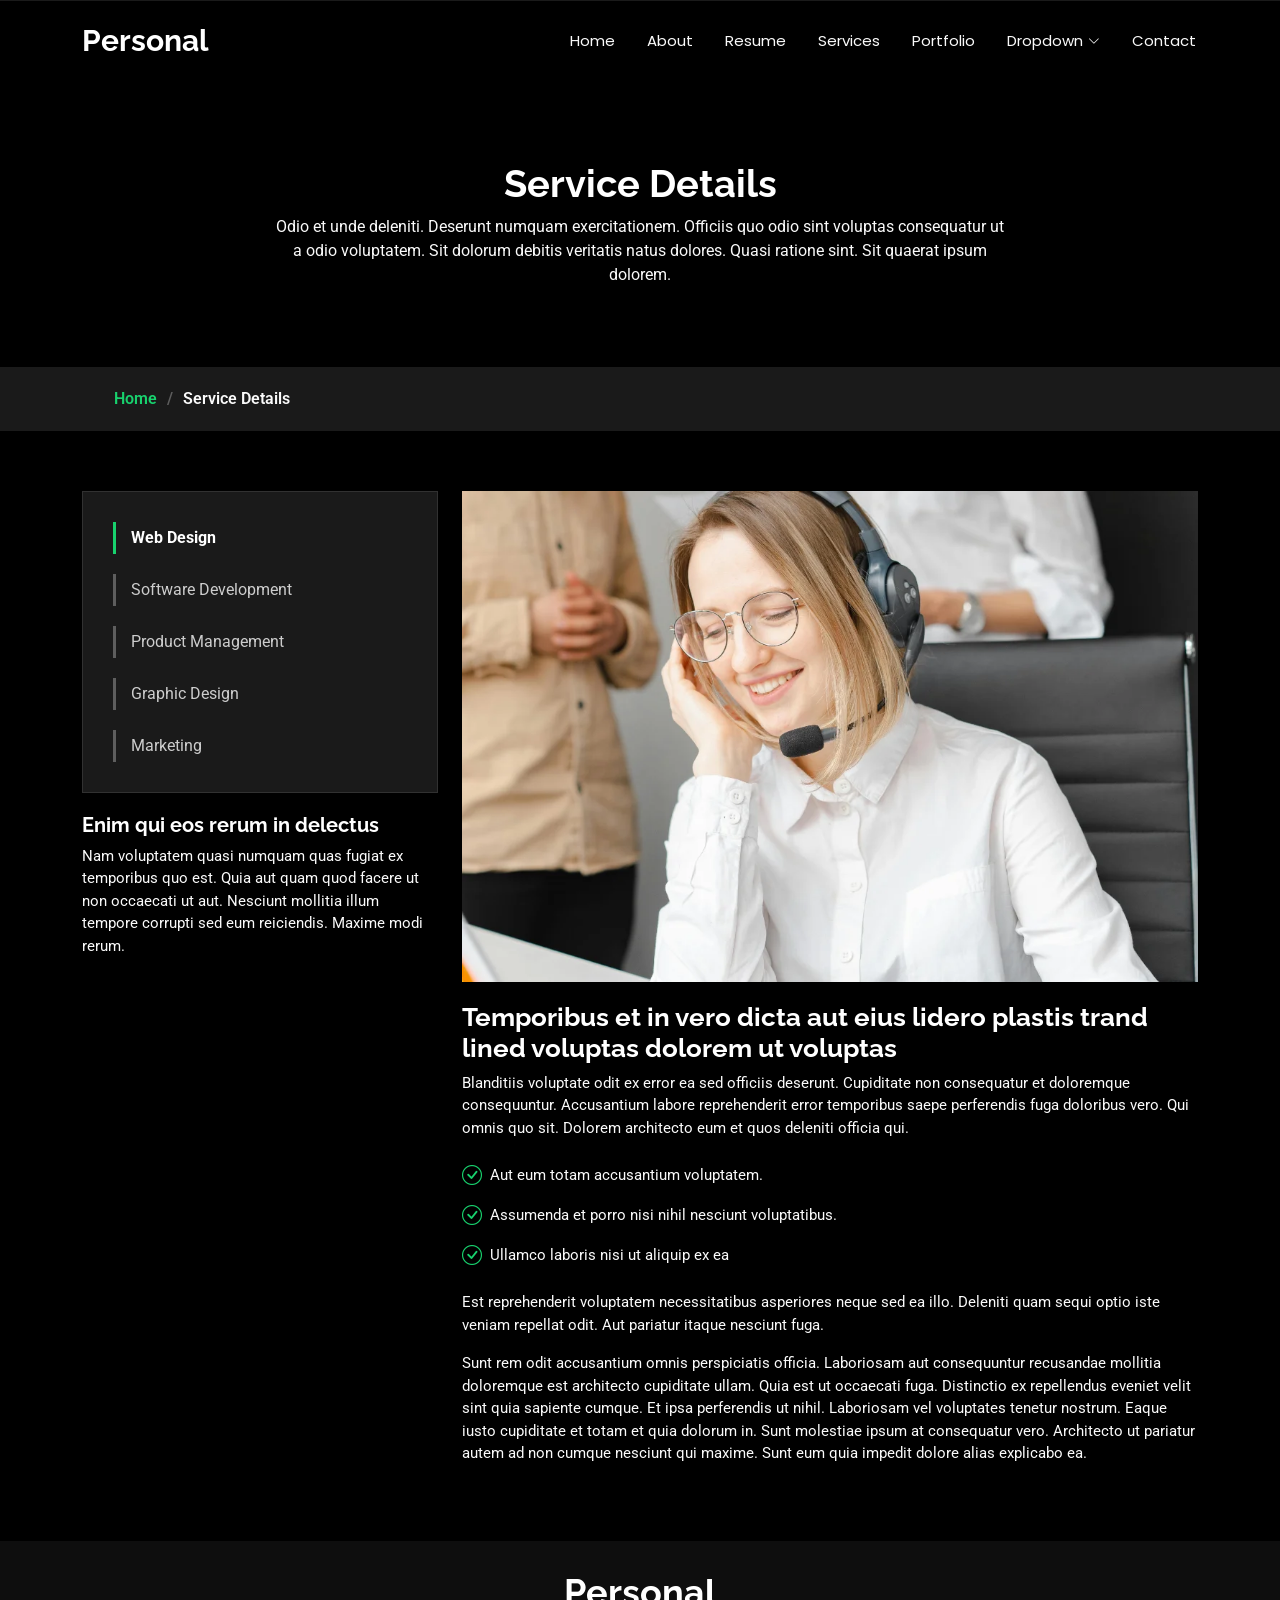
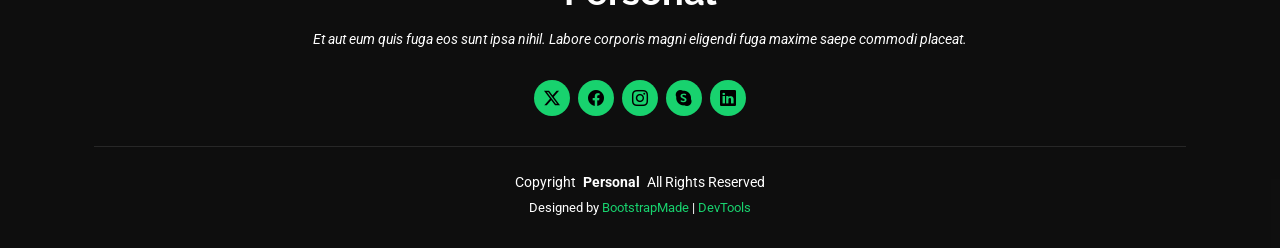
<file: service-details.html>
<!DOCTYPE html>
<html lang="en">

<head>
  <meta charset="utf-8">
  <meta content="width=device-width, initial-scale=1.0" name="viewport">
  <title>Service Details - Personal Bootstrap Template</title>
  <meta name="description" content="">
  <meta name="keywords" content="">

  <!-- Favicons -->
  <link href="assets/img/favicon.png" rel="icon">
  <link href="assets/img/apple-touch-icon.png" rel="apple-touch-icon">

  <!-- Fonts -->
  <link href="https://fonts.googleapis.com" rel="preconnect">
  <link href="https://fonts.gstatic.com" rel="preconnect" crossorigin>
  <link href="https://fonts.googleapis.com/css2?family=Roboto:ital,wght@0,100;0,300;0,400;0,500;0,700;0,900;1,100;1,300;1,400;1,500;1,700;1,900&family=Poppins:ital,wght@0,100;0,200;0,300;0,400;0,500;0,600;0,700;0,800;0,900;1,100;1,200;1,300;1,400;1,500;1,600;1,700;1,800;1,900&family=Raleway:ital,wght@0,100;0,200;0,300;0,400;0,500;0,600;0,700;0,800;0,900;1,100;1,200;1,300;1,400;1,500;1,600;1,700;1,800;1,900&display=swap" rel="stylesheet">

  <!-- Vendor CSS Files -->
  <link href="assets/vendor/bootstrap/css/bootstrap.min.css" rel="stylesheet">
  <link href="assets/vendor/bootstrap-icons/bootstrap-icons.css" rel="stylesheet">
  <link href="assets/vendor/aos/aos.css" rel="stylesheet">
  <link href="assets/vendor/swiper/swiper-bundle.min.css" rel="stylesheet">
  <link href="assets/vendor/glightbox/css/glightbox.min.css" rel="stylesheet">

  <!-- Main CSS File -->
  <link href="assets/css/main.css" rel="stylesheet">

  <!-- =======================================================
  * Template Name: Personal
  * Template URL: https://bootstrapmade.com/personal-free-resume-bootstrap-template/
  * Updated: Mar 05 2025 with Bootstrap v5.3.3
  * Author: BootstrapMade.com
  * License: https://bootstrapmade.com/license/
  ======================================================== -->
</head>

<body class="service-details-page">

  <header id="header" class="header d-flex align-items-center fixed-top">
    <div class="container-fluid container-xl position-relative d-flex align-items-center justify-content-between">

      <a href="index.html" class="logo d-flex align-items-center">
        <!-- Uncomment the line below if you also wish to use an image logo -->
        <!-- <img src="assets/img/logo.webp" alt=""> -->
        <h1 class="sitename">Personal</h1>
      </a>

      <nav id="navmenu" class="navmenu">
        <ul>
          <li><a href="index.html">Home</a></li>
          <li><a href="about.html">About</a></li>
          <li><a href="resume.html">Resume</a></li>
          <li><a href="services.html">Services</a></li>
          <li><a href="portfolio.html">Portfolio</a></li>
          <li class="dropdown"><a href="#"><span>Dropdown</span> <i class="bi bi-chevron-down toggle-dropdown"></i></a>
            <ul>
              <li><a href="#">Dropdown 1</a></li>
              <li class="dropdown"><a href="#"><span>Deep Dropdown</span> <i class="bi bi-chevron-down toggle-dropdown"></i></a>
                <ul>
                  <li><a href="#">Deep Dropdown 1</a></li>
                  <li><a href="#">Deep Dropdown 2</a></li>
                  <li><a href="#">Deep Dropdown 3</a></li>
                  <li><a href="#">Deep Dropdown 4</a></li>
                  <li><a href="#">Deep Dropdown 5</a></li>
                </ul>
              </li>
              <li><a href="#">Dropdown 2</a></li>
              <li><a href="#">Dropdown 3</a></li>
              <li><a href="#">Dropdown 4</a></li>
            </ul>
          </li>
          <li><a href="contact.html">Contact</a></li>
        </ul>
        <i class="mobile-nav-toggle d-xl-none bi bi-list"></i>
      </nav>

    </div>
  </header>

  <main class="main">

    <!-- Page Title -->
    <div class="page-title" data-aos="fade">
      <div class="heading">
        <div class="container">
          <div class="row d-flex justify-content-center text-center">
            <div class="col-lg-8">
              <h1>Service Details</h1>
              <p class="mb-0">Odio et unde deleniti. Deserunt numquam exercitationem. Officiis quo odio sint voluptas consequatur ut a odio voluptatem. Sit dolorum debitis veritatis natus dolores. Quasi ratione sint. Sit quaerat ipsum dolorem.</p>
            </div>
          </div>
        </div>
      </div>
      <nav class="breadcrumbs">
        <div class="container">
          <ol>
            <li><a href="index.html">Home</a></li>
            <li class="current">Service Details</li>
          </ol>
        </div>
      </nav>
    </div><!-- End Page Title -->

    <!-- Service Details Section -->
    <section id="service-details" class="service-details section">

      <div class="container">

        <div class="row gy-4">

          <div class="col-lg-4" data-aos="fade-up" data-aos-delay="100">
            <div class="services-list">
              <a href="#" class="active">Web Design</a>
              <a href="#">Software Development</a>
              <a href="#">Product Management</a>
              <a href="#">Graphic Design</a>
              <a href="#">Marketing</a>
            </div>

            <h4>Enim qui eos rerum in delectus</h4>
            <p>Nam voluptatem quasi numquam quas fugiat ex temporibus quo est. Quia aut quam quod facere ut non occaecati ut aut. Nesciunt mollitia illum tempore corrupti sed eum reiciendis. Maxime modi rerum.</p>
          </div>

          <div class="col-lg-8" data-aos="fade-up" data-aos-delay="200">
            <img src="assets/img/services/services-4.webp" alt="" class="img-fluid services-img">
            <h3>Temporibus et in vero dicta aut eius lidero plastis trand lined voluptas dolorem ut voluptas</h3>
            <p>
              Blanditiis voluptate odit ex error ea sed officiis deserunt. Cupiditate non consequatur et doloremque consequuntur. Accusantium labore reprehenderit error temporibus saepe perferendis fuga doloribus vero. Qui omnis quo sit. Dolorem architecto eum et quos deleniti officia qui.
            </p>
            <ul>
              <li><i class="bi bi-check-circle"></i> <span>Aut eum totam accusantium voluptatem.</span></li>
              <li><i class="bi bi-check-circle"></i> <span>Assumenda et porro nisi nihil nesciunt voluptatibus.</span></li>
              <li><i class="bi bi-check-circle"></i> <span>Ullamco laboris nisi ut aliquip ex ea</span></li>
            </ul>
            <p>
              Est reprehenderit voluptatem necessitatibus asperiores neque sed ea illo. Deleniti quam sequi optio iste veniam repellat odit. Aut pariatur itaque nesciunt fuga.
            </p>
            <p>
              Sunt rem odit accusantium omnis perspiciatis officia. Laboriosam aut consequuntur recusandae mollitia doloremque est architecto cupiditate ullam. Quia est ut occaecati fuga. Distinctio ex repellendus eveniet velit sint quia sapiente cumque. Et ipsa perferendis ut nihil. Laboriosam vel voluptates tenetur nostrum. Eaque iusto cupiditate et totam et quia dolorum in. Sunt molestiae ipsum at consequatur vero. Architecto ut pariatur autem ad non cumque nesciunt qui maxime. Sunt eum quia impedit dolore alias explicabo ea.
            </p>
          </div>

        </div>

      </div>

    </section><!-- /Service Details Section -->

  </main>

  <footer id="footer" class="footer dark-background">
    <div class="container">
      <h3 class="sitename">Personal</h3>
      <p>Et aut eum quis fuga eos sunt ipsa nihil. Labore corporis magni eligendi fuga maxime saepe commodi placeat.</p>
      <div class="social-links d-flex justify-content-center">
        <a href=""><i class="bi bi-twitter-x"></i></a>
        <a href=""><i class="bi bi-facebook"></i></a>
        <a href=""><i class="bi bi-instagram"></i></a>
        <a href=""><i class="bi bi-skype"></i></a>
        <a href=""><i class="bi bi-linkedin"></i></a>
      </div>
      <div class="container">
        <div class="copyright">
          <span>Copyright</span> <strong class="px-1 sitename">Personal</strong> <span>All Rights Reserved</span>
        </div>
        <div class="credits">
          <!-- All the links in the footer should remain intact. -->
          <!-- You can delete the links only if you've purchased the pro version. -->
          <!-- Licensing information: https://bootstrapmade.com/license/ -->
          <!-- Purchase the pro version with working PHP/AJAX contact form: [buy-url] -->
          Designed by <a href="https://bootstrapmade.com/">BootstrapMade</a> | <a href="https://bootstrapmade.com/tools/">DevTools</a>
        </div>
      </div>
    </div>
  </footer>

  <!-- Scroll Top -->
  <a href="#" id="scroll-top" class="scroll-top d-flex align-items-center justify-content-center"><i class="bi bi-arrow-up-short"></i></a>

  <!-- Preloader -->
  <div id="preloader"></div>

  <!-- Vendor JS Files -->
  <script src="assets/vendor/bootstrap/js/bootstrap.bundle.min.js"></script>
  <script src="assets/vendor/php-email-form/validate.js"></script>
  <script src="assets/vendor/aos/aos.js"></script>
  <script src="assets/vendor/typed.js/typed.umd.js"></script>
  <script src="assets/vendor/purecounter/purecounter_vanilla.js"></script>
  <script src="assets/vendor/waypoints/noframework.waypoints.js"></script>
  <script src="assets/vendor/swiper/swiper-bundle.min.js"></script>
  <script src="assets/vendor/glightbox/js/glightbox.min.js"></script>
  <script src="assets/vendor/imagesloaded/imagesloaded.pkgd.min.js"></script>
  <script src="assets/vendor/isotope-layout/isotope.pkgd.min.js"></script>

  <!-- Main JS File -->
  <script src="assets/js/main.js"></script>

</body>

</html>
</file>
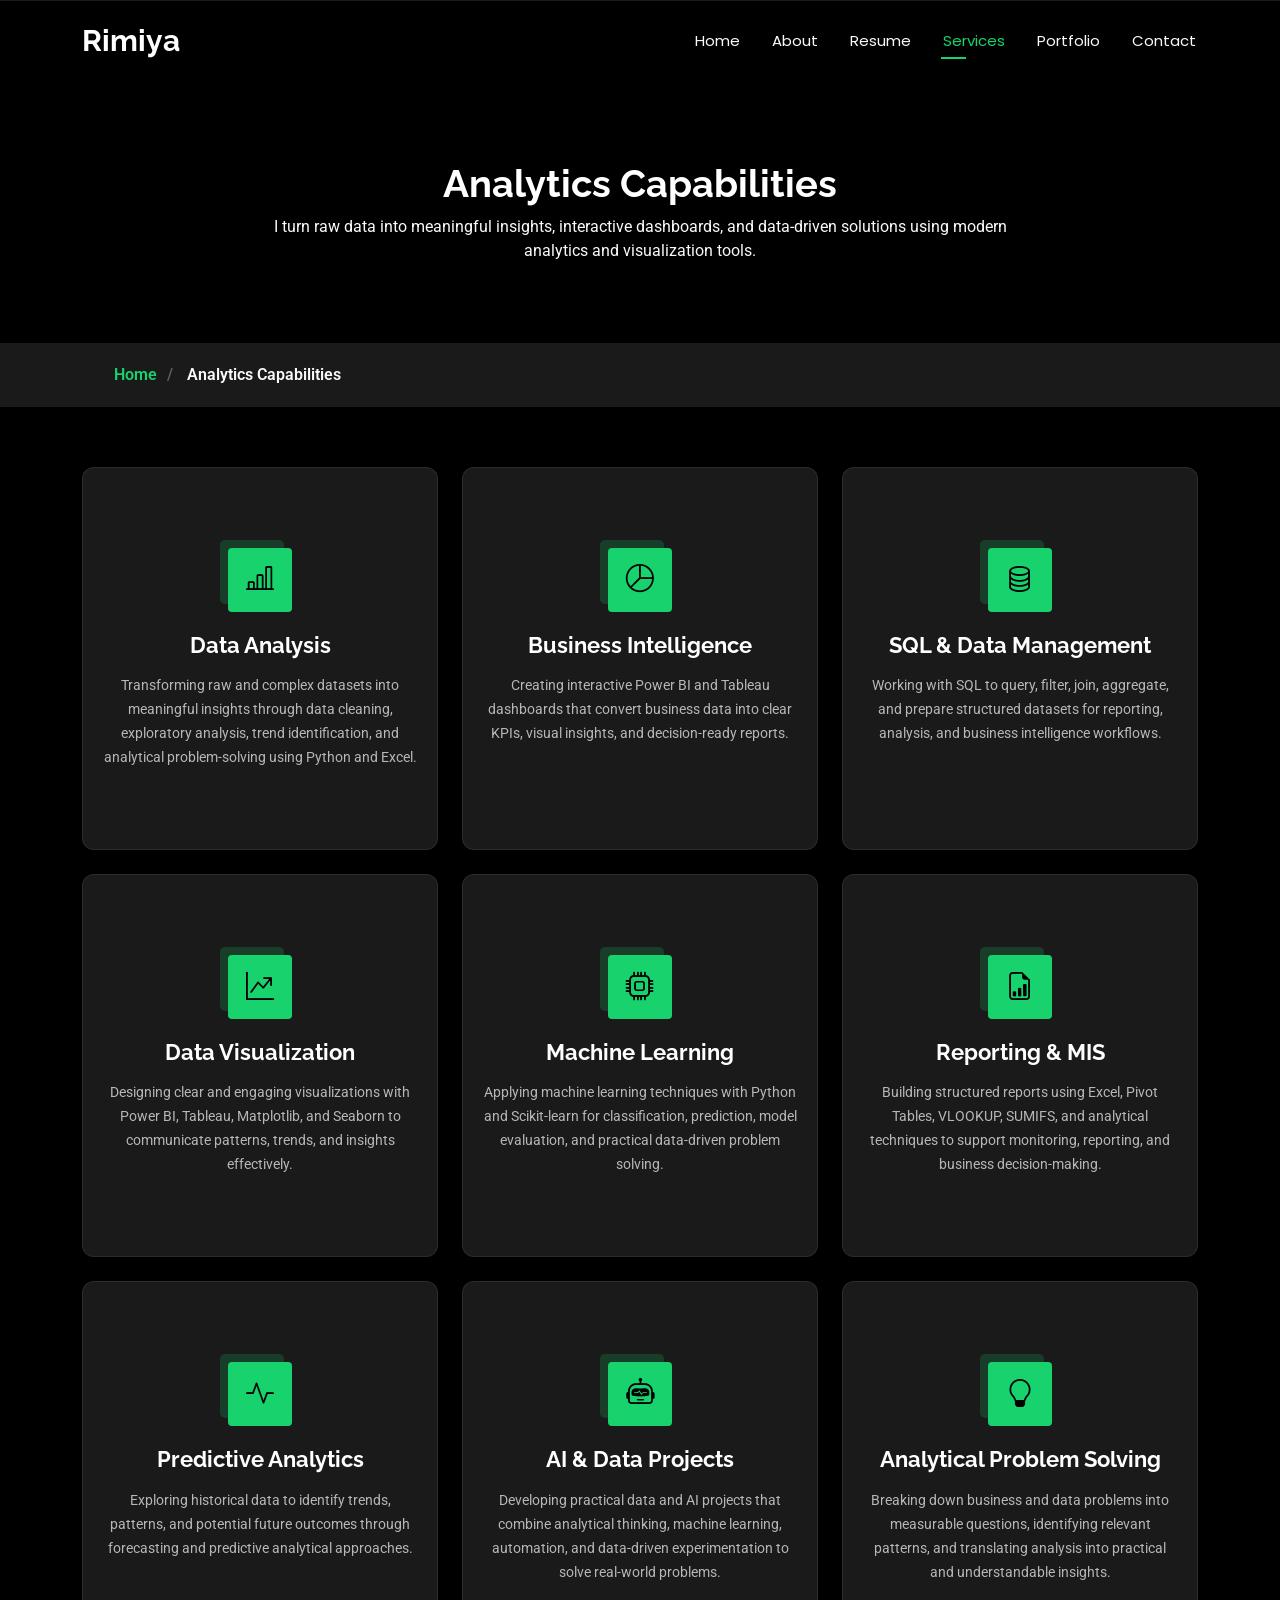
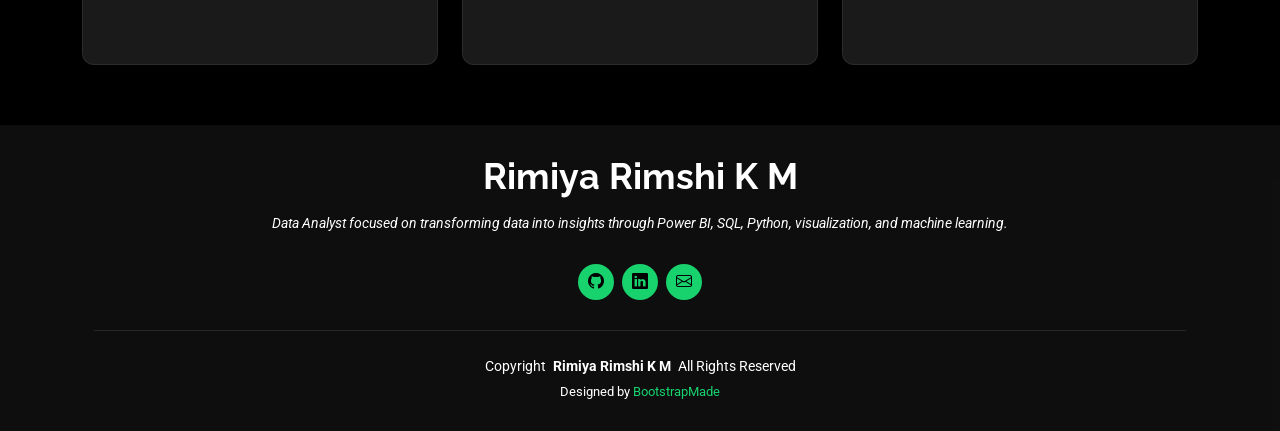
<file: services.html>
<!DOCTYPE html>
<html lang="en">

<head>
  <meta charset="utf-8">
  <meta content="width=device-width, initial-scale=1.0" name="viewport">

  <title>Analytics Capabilities | Rimiya Rimshi K M</title>

  <meta name="description"
    content="Rimiya Rimshi K M - Data Analyst specializing in data analysis, Power BI, SQL, Python, data visualization, machine learning and business intelligence.">
  <meta name="keywords"
    content="Rimiya Rimshi K M, Data Analyst, Power BI, SQL, Python, Data Visualization, Machine Learning, Business Intelligence">

  <!-- Favicons -->
  <link href="assets/img/favicon.png" rel="icon">
  <link href="assets/img/apple-touch-icon.png" rel="apple-touch-icon">

  <!-- Fonts -->
  <link href="https://fonts.googleapis.com" rel="preconnect">
  <link href="https://fonts.gstatic.com" rel="preconnect" crossorigin>
  <link
    href="https://fonts.googleapis.com/css2?family=Roboto:ital,wght@0,100;0,300;0,400;0,500;0,700;0,900;1,100;1,300;1,400;1,500;1,700;1,900&family=Poppins:ital,wght@0,100;0,200;0,300;0,400;0,500;0,600;0,700;0,800;0,900;1,100;1,200;1,300;1,400;1,500;1,600;1,700;1,800;1,900&family=Raleway:ital,wght@0,100;0,200;0,300;0,400;0,500;0,600;0,700;0,800;0,900;1,100;1,300;1,400;1,500;1,600;1,700;1,800;1,900&display=swap"
    rel="stylesheet">

  <!-- Vendor CSS Files -->
  <link href="assets/vendor/bootstrap/css/bootstrap.min.css" rel="stylesheet">
  <link href="assets/vendor/bootstrap-icons/bootstrap-icons.css" rel="stylesheet">
  <link href="assets/vendor/aos/aos.css" rel="stylesheet">
  <link href="assets/vendor/swiper/swiper-bundle.min.css" rel="stylesheet">
  <link href="assets/vendor/glightbox/css/glightbox.min.css" rel="stylesheet">

  <!-- Main CSS File -->
  <link href="assets/css/main.css" rel="stylesheet">

  <!-- =======================================================
  * Template Name: Personal
  * Template URL: https://bootstrapmade.com/personal-free-resume-bootstrap-template/
  * Updated: Mar 05 2025 with Bootstrap v5.3.3
  * Author: BootstrapMade.com
  * License: https://bootstrapmade.com/license/
  ======================================================== -->

</head>

<body class="services-page">

  <!-- Header -->
  <header id="header" class="header d-flex align-items-center fixed-top">

    <div class="container-fluid container-xl position-relative d-flex align-items-center justify-content-between">

      <!-- Logo -->
      <a href="index.html" class="logo d-flex align-items-center">
        <h1 class="sitename">Rimiya</h1>
      </a>

      <!-- Navigation -->
      <nav id="navmenu" class="navmenu">

        <ul>

          <li>
            <a href="index.html">Home</a>
          </li>

          <li>
            <a href="about.html">About</a>
          </li>

          <li>
            <a href="resume.html">Resume</a>
          </li>

          <li>
            <a href="services.html" class="active">Services</a>
          </li>

          <li>
            <a href="portfolio.html">Portfolio</a>
          </li>

          <li>
            <a href="contact.html">Contact</a>
          </li>

        </ul>

        <i class="mobile-nav-toggle d-xl-none bi bi-list"></i>

      </nav>

    </div>

  </header>


  <main class="main">

    <!-- Page Title -->
    <div class="page-title" data-aos="fade">

      <div class="heading">

        <div class="container">

          <div class="row d-flex justify-content-center text-center">

            <div class="col-lg-8">

              <h1>Analytics Capabilities</h1>

              <p class="mb-0">
                I turn raw data into meaningful insights, interactive dashboards,
                and data-driven solutions using modern analytics and visualization tools.
              </p>

            </div>

          </div>

        </div>

      </div>

      <nav class="breadcrumbs">

        <div class="container">

          <ol>

            <li>
              <a href="index.html">Home</a>
            </li>

            <li class="current">
              Analytics Capabilities
            </li>

          </ol>

        </div>

      </nav>

    </div>
    <!-- End Page Title -->


    <!-- Analytics Capabilities Section -->
    <section id="services" class="services section">

      <div class="container">

        <div class="row gy-4">


          <!-- Data Analysis -->
          <div class="col-lg-4 col-md-6" data-aos="fade-up" data-aos-delay="100">

            <div class="service-item position-relative">

              <div class="icon">
                <i class="bi bi-bar-chart-line"></i>
              </div>

              <h3>Data Analysis</h3>

              <p>
                Transforming raw and complex datasets into meaningful insights
                through data cleaning, exploratory analysis, trend identification,
                and analytical problem-solving using Python and Excel.
              </p>

            </div>

          </div>
          <!-- End Capability -->


          <!-- Business Intelligence -->
          <div class="col-lg-4 col-md-6" data-aos="fade-up" data-aos-delay="200">

            <div class="service-item position-relative">

              <div class="icon">
                <i class="bi bi-pie-chart"></i>
              </div>

              <h3>Business Intelligence</h3>

              <p>
                Creating interactive Power BI and Tableau dashboards that convert
                business data into clear KPIs, visual insights, and decision-ready
                reports.
              </p>

            </div>

          </div>
          <!-- End Capability -->


          <!-- SQL & Data Management -->
          <div class="col-lg-4 col-md-6" data-aos="fade-up" data-aos-delay="300">

            <div class="service-item position-relative">

              <div class="icon">
                <i class="bi bi-database"></i>
              </div>

              <h3>SQL &amp; Data Management</h3>

              <p>
                Working with SQL to query, filter, join, aggregate, and prepare
                structured datasets for reporting, analysis, and business
                intelligence workflows.
              </p>

            </div>

          </div>
          <!-- End Capability -->


          <!-- Data Visualization -->
          <div class="col-lg-4 col-md-6" data-aos="fade-up" data-aos-delay="400">

            <div class="service-item position-relative">

              <div class="icon">
                <i class="bi bi-graph-up-arrow"></i>
              </div>

              <h3>Data Visualization</h3>

              <p>
                Designing clear and engaging visualizations with Power BI,
                Tableau, Matplotlib, and Seaborn to communicate patterns,
                trends, and insights effectively.
              </p>

            </div>

          </div>
          <!-- End Capability -->


          <!-- Machine Learning -->
          <div class="col-lg-4 col-md-6" data-aos="fade-up" data-aos-delay="500">

            <div class="service-item position-relative">

              <div class="icon">
                <i class="bi bi-cpu"></i>
              </div>

              <h3>Machine Learning</h3>

              <p>
                Applying machine learning techniques with Python and
                Scikit-learn for classification, prediction, model evaluation,
                and practical data-driven problem solving.
              </p>

            </div>

          </div>
          <!-- End Capability -->


          <!-- Reporting & MIS -->
          <div class="col-lg-4 col-md-6" data-aos="fade-up" data-aos-delay="600">

            <div class="service-item position-relative">

              <div class="icon">
                <i class="bi bi-file-earmark-bar-graph"></i>
              </div>

              <h3>Reporting &amp; MIS</h3>

              <p>
                Building structured reports using Excel, Pivot Tables,
                VLOOKUP, SUMIFS, and analytical techniques to support
                monitoring, reporting, and business decision-making.
              </p>

            </div>

          </div>
          <!-- End Capability -->


          <!-- Predictive Analytics -->
          <div class="col-lg-4 col-md-6" data-aos="fade-up" data-aos-delay="700">

            <div class="service-item position-relative">

              <div class="icon">
                <i class="bi bi-activity"></i>
              </div>

              <h3>Predictive Analytics</h3>

              <p>
                Exploring historical data to identify trends, patterns,
                and potential future outcomes through forecasting and
                predictive analytical approaches.
              </p>

            </div>

          </div>
          <!-- End Capability -->


          <!-- AI & Data Projects -->
          <div class="col-lg-4 col-md-6" data-aos="fade-up" data-aos-delay="800">

            <div class="service-item position-relative">

              <div class="icon">
                <i class="bi bi-robot"></i>
              </div>

              <h3>AI &amp; Data Projects</h3>

              <p>
                Developing practical data and AI projects that combine
                analytical thinking, machine learning, automation, and
                data-driven experimentation to solve real-world problems.
              </p>

            </div>

          </div>
          <!-- End Capability -->


          <!-- Analytical Problem Solving -->
          <div class="col-lg-4 col-md-6" data-aos="fade-up" data-aos-delay="900">

            <div class="service-item position-relative">

              <div class="icon">
                <i class="bi bi-lightbulb"></i>
              </div>

              <h3>Analytical Problem Solving</h3>

              <p>
                Breaking down business and data problems into measurable
                questions, identifying relevant patterns, and translating
                analysis into practical and understandable insights.
              </p>

            </div>

          </div>
          <!-- End Capability -->


        </div>

      </div>

    </section>
    <!-- /Analytics Capabilities Section -->


  </main>


  <!-- Footer -->
  <footer id="footer" class="footer dark-background">

    <div class="container">

      <h3 class="sitename">Rimiya Rimshi K M</h3>

      <p>
        Data Analyst focused on transforming data into insights through
        Power BI, SQL, Python, visualization, and machine learning.
      </p>


      <!-- Social Links -->
      <div class="social-links d-flex justify-content-center">

        <a href="https://github.com/rimiya366"
           target="_blank"
           rel="noopener noreferrer"
           aria-label="GitHub">

          <i class="bi bi-github"></i>

        </a>


        <a href="https://www.linkedin.com/in/rimiya-rimshi-k-m"
           target="_blank"
           rel="noopener noreferrer"
           aria-label="LinkedIn">

          <i class="bi bi-linkedin"></i>

        </a>


        <a href="mailto:rimiyarimshi07@gmail.com"
           aria-label="Email">

          <i class="bi bi-envelope"></i>

        </a>

      </div>


      <!-- Copyright -->
      <div class="container">

        <div class="copyright">

          <span>Copyright</span>

          <strong class="px-1 sitename">
            Rimiya Rimshi K M
          </strong>

          <span>All Rights Reserved</span>

        </div>


        <div class="credits">

          <!-- All the links in the footer should remain intact. -->
          <!-- You can delete the links only if you've purchased the pro version. -->
          <!-- Licensing information: https://bootstrapmade.com/license/ -->

          Designed by
          <a href="https://bootstrapmade.com/">
            BootstrapMade
          </a>

        </div>

      </div>

    </div>

  </footer>


  <!-- Scroll Top -->
  <a href="#"
     id="scroll-top"
     class="scroll-top d-flex align-items-center justify-content-center">

    <i class="bi bi-arrow-up-short"></i>

  </a>


  <!-- Preloader -->
  <div id="preloader"></div>


  <!-- Vendor JS Files -->
  <script src="assets/vendor/bootstrap/js/bootstrap.bundle.min.js"></script>

  <script src="assets/vendor/php-email-form/validate.js"></script>

  <script src="assets/vendor/aos/aos.js"></script>

  <script src="assets/vendor/typed.js/typed.umd.js"></script>

  <script src="assets/vendor/purecounter/purecounter_vanilla.js"></script>

  <script src="assets/vendor/waypoints/noframework.waypoints.js"></script>

  <script src="assets/vendor/swiper/swiper-bundle.min.js"></script>

  <script src="assets/vendor/glightbox/js/glightbox.min.js"></script>

  <script src="assets/vendor/imagesloaded/imagesloaded.pkgd.min.js"></script>

  <script src="assets/vendor/isotope-layout/isotope.pkgd.min.js"></script>


  <!-- Main JS File -->
  <script src="assets/js/main.js"></script>

</body>

</html>
</file>
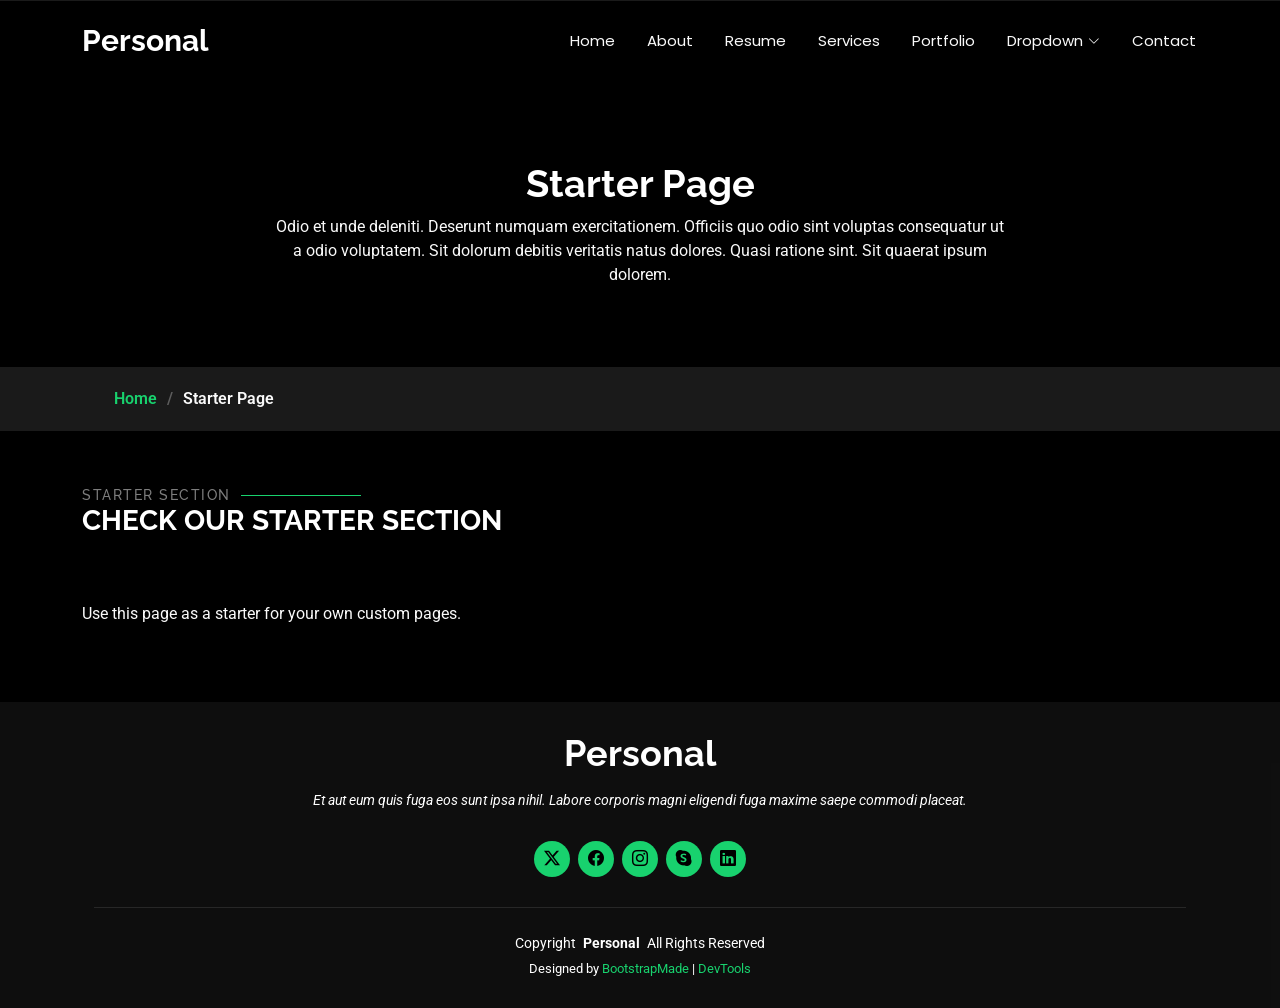
<file: starter-page.html>
<!DOCTYPE html>
<html lang="en">

<head>
  <meta charset="utf-8">
  <meta content="width=device-width, initial-scale=1.0" name="viewport">
  <title>Starter Page - Personal Bootstrap Template</title>
  <meta name="description" content="">
  <meta name="keywords" content="">

  <!-- Favicons -->
  <link href="assets/img/favicon.png" rel="icon">
  <link href="assets/img/apple-touch-icon.png" rel="apple-touch-icon">

  <!-- Fonts -->
  <link href="https://fonts.googleapis.com" rel="preconnect">
  <link href="https://fonts.gstatic.com" rel="preconnect" crossorigin>
  <link href="https://fonts.googleapis.com/css2?family=Roboto:ital,wght@0,100;0,300;0,400;0,500;0,700;0,900;1,100;1,300;1,400;1,500;1,700;1,900&family=Poppins:ital,wght@0,100;0,200;0,300;0,400;0,500;0,600;0,700;0,800;0,900;1,100;1,200;1,300;1,400;1,500;1,600;1,700;1,800;1,900&family=Raleway:ital,wght@0,100;0,200;0,300;0,400;0,500;0,600;0,700;0,800;0,900;1,100;1,200;1,300;1,400;1,500;1,600;1,700;1,800;1,900&display=swap" rel="stylesheet">

  <!-- Vendor CSS Files -->
  <link href="assets/vendor/bootstrap/css/bootstrap.min.css" rel="stylesheet">
  <link href="assets/vendor/bootstrap-icons/bootstrap-icons.css" rel="stylesheet">
  <link href="assets/vendor/aos/aos.css" rel="stylesheet">
  <link href="assets/vendor/swiper/swiper-bundle.min.css" rel="stylesheet">
  <link href="assets/vendor/glightbox/css/glightbox.min.css" rel="stylesheet">

  <!-- Main CSS File -->
  <link href="assets/css/main.css" rel="stylesheet">

  <!-- =======================================================
  * Template Name: Personal
  * Template URL: https://bootstrapmade.com/personal-free-resume-bootstrap-template/
  * Updated: Mar 05 2025 with Bootstrap v5.3.3
  * Author: BootstrapMade.com
  * License: https://bootstrapmade.com/license/
  ======================================================== -->
</head>

<body class="starter-page-page">

  <header id="header" class="header d-flex align-items-center fixed-top">
    <div class="container-fluid container-xl position-relative d-flex align-items-center justify-content-between">

      <a href="index.html" class="logo d-flex align-items-center">
        <!-- Uncomment the line below if you also wish to use an image logo -->
        <!-- <img src="assets/img/logo.webp" alt=""> -->
        <h1 class="sitename">Personal</h1>
      </a>

      <nav id="navmenu" class="navmenu">
        <ul>
          <li><a href="index.html">Home</a></li>
          <li><a href="about.html">About</a></li>
          <li><a href="resume.html">Resume</a></li>
          <li><a href="services.html">Services</a></li>
          <li><a href="portfolio.html">Portfolio</a></li>
          <li class="dropdown"><a href="#"><span>Dropdown</span> <i class="bi bi-chevron-down toggle-dropdown"></i></a>
            <ul>
              <li><a href="#">Dropdown 1</a></li>
              <li class="dropdown"><a href="#"><span>Deep Dropdown</span> <i class="bi bi-chevron-down toggle-dropdown"></i></a>
                <ul>
                  <li><a href="#">Deep Dropdown 1</a></li>
                  <li><a href="#">Deep Dropdown 2</a></li>
                  <li><a href="#">Deep Dropdown 3</a></li>
                  <li><a href="#">Deep Dropdown 4</a></li>
                  <li><a href="#">Deep Dropdown 5</a></li>
                </ul>
              </li>
              <li><a href="#">Dropdown 2</a></li>
              <li><a href="#">Dropdown 3</a></li>
              <li><a href="#">Dropdown 4</a></li>
            </ul>
          </li>
          <li><a href="contact.html">Contact</a></li>
        </ul>
        <i class="mobile-nav-toggle d-xl-none bi bi-list"></i>
      </nav>

    </div>
  </header>

  <main class="main">

    <!-- Page Title -->
    <div class="page-title" data-aos="fade">
      <div class="heading">
        <div class="container">
          <div class="row d-flex justify-content-center text-center">
            <div class="col-lg-8">
              <h1>Starter Page</h1>
              <p class="mb-0">Odio et unde deleniti. Deserunt numquam exercitationem. Officiis quo odio sint voluptas consequatur ut a odio voluptatem. Sit dolorum debitis veritatis natus dolores. Quasi ratione sint. Sit quaerat ipsum dolorem.</p>
            </div>
          </div>
        </div>
      </div>
      <nav class="breadcrumbs">
        <div class="container">
          <ol>
            <li><a href="index.html">Home</a></li>
            <li class="current">Starter Page</li>
          </ol>
        </div>
      </nav>
    </div><!-- End Page Title -->

    <!-- Starter Section Section -->
    <section id="starter-section" class="starter-section section">

      <!-- Section Title -->
      <div class="container section-title" data-aos="fade-up">
        <h2>Starter Section</h2>
        <div><span>Check Our</span> <span class="description-title">Starter Section</span></div>
      </div><!-- End Section Title -->

      <div class="container" data-aos="fade-up">
        <p>Use this page as a starter for your own custom pages.</p>
      </div>

    </section><!-- /Starter Section Section -->

  </main>

  <footer id="footer" class="footer dark-background">
    <div class="container">
      <h3 class="sitename">Personal</h3>
      <p>Et aut eum quis fuga eos sunt ipsa nihil. Labore corporis magni eligendi fuga maxime saepe commodi placeat.</p>
      <div class="social-links d-flex justify-content-center">
        <a href=""><i class="bi bi-twitter-x"></i></a>
        <a href=""><i class="bi bi-facebook"></i></a>
        <a href=""><i class="bi bi-instagram"></i></a>
        <a href=""><i class="bi bi-skype"></i></a>
        <a href=""><i class="bi bi-linkedin"></i></a>
      </div>
      <div class="container">
        <div class="copyright">
          <span>Copyright</span> <strong class="px-1 sitename">Personal</strong> <span>All Rights Reserved</span>
        </div>
        <div class="credits">
          <!-- All the links in the footer should remain intact. -->
          <!-- You can delete the links only if you've purchased the pro version. -->
          <!-- Licensing information: https://bootstrapmade.com/license/ -->
          <!-- Purchase the pro version with working PHP/AJAX contact form: [buy-url] -->
          Designed by <a href="https://bootstrapmade.com/">BootstrapMade</a> | <a href="https://bootstrapmade.com/tools/">DevTools</a>
        </div>
      </div>
    </div>
  </footer>

  <!-- Scroll Top -->
  <a href="#" id="scroll-top" class="scroll-top d-flex align-items-center justify-content-center"><i class="bi bi-arrow-up-short"></i></a>

  <!-- Preloader -->
  <div id="preloader"></div>

  <!-- Vendor JS Files -->
  <script src="assets/vendor/bootstrap/js/bootstrap.bundle.min.js"></script>
  <script src="assets/vendor/php-email-form/validate.js"></script>
  <script src="assets/vendor/aos/aos.js"></script>
  <script src="assets/vendor/typed.js/typed.umd.js"></script>
  <script src="assets/vendor/purecounter/purecounter_vanilla.js"></script>
  <script src="assets/vendor/waypoints/noframework.waypoints.js"></script>
  <script src="assets/vendor/swiper/swiper-bundle.min.js"></script>
  <script src="assets/vendor/glightbox/js/glightbox.min.js"></script>
  <script src="assets/vendor/imagesloaded/imagesloaded.pkgd.min.js"></script>
  <script src="assets/vendor/isotope-layout/isotope.pkgd.min.js"></script>

  <!-- Main JS File -->
  <script src="assets/js/main.js"></script>

</body>

</html>
</file>
<file: assets/css/main.css>
/**
* Template Name: Personal
* Template URL: https://bootstrapmade.com/personal-free-resume-bootstrap-template/
* Updated: Mar 05 2025 with Bootstrap v5.3.3
* Author: BootstrapMade.com
* License: https://bootstrapmade.com/license/
*/

/*--------------------------------------------------------------
# Font & Color Variables
# Help: https://bootstrapmade.com/color-system/
--------------------------------------------------------------*/
/* Fonts */
:root {
  --default-font: "Roboto",  system-ui, -apple-system, "Segoe UI", Roboto, "Helvetica Neue", Arial, "Noto Sans", "Liberation Sans", sans-serif, "Apple Color Emoji", "Segoe UI Emoji", "Segoe UI Symbol", "Noto Color Emoji";
  --heading-font: "Raleway",  sans-serif;
  --nav-font: "Poppins",  sans-serif;
}

/* Global Colors - The following color variables are used throughout the website. Updating them here will change the color scheme of the entire website */
:root { 
  --background-color: #000000; /* Background color for the entire website, including individual sections */
  --default-color: #fafafa; /* Default color used for the majority of the text content across the entire website */
  --heading-color: #ffffff; /* Color for headings, subheadings and title throughout the website */
  --accent-color: #18d26e; /* Accent color that represents your brand on the website. It's used for buttons, links, and other elements that need to stand out */
  --surface-color: #1a1a1a; /* The surface color is used as a background of boxed elements within sections, such as cards, icon boxes, or other elements that require a visual separation from the global background. */
  --contrast-color: #000000; /* Contrast color for text, ensuring readability against backgrounds of accent, heading, or default colors. */
}

/* Nav Menu Colors - The following color variables are used specifically for the navigation menu. They are separate from the global colors to allow for more customization options */
:root {
  --nav-color: #fafafa;  /* The default color of the main navmenu links */
  --nav-hover-color: #18d26e; /* Applied to main navmenu links when they are hovered over or active */
  --nav-mobile-background-color: #1a1a1a; /* Used as the background color for mobile navigation menu */
  --nav-dropdown-background-color: #1a1a1a; /* Used as the background color for dropdown items that appear when hovering over primary navigation items */
  --nav-dropdown-color: #fafafa; /* Used for navigation links of the dropdown items in the navigation menu. */
  --nav-dropdown-hover-color: #18d26e; /* Similar to --nav-hover-color, this color is applied to dropdown navigation links when they are hovered over. */
}

/* Color Presets - These classes override global colors when applied to any section or element, providing reuse of the sam color scheme. */

.light-background {
  --background-color: #1a1a1a;
  --surface-color: #343434;
}

.dark-background {
  --background-color: rgba(15, 15, 15, 0.975);
  --default-color: #ffffff;
  --heading-color: #ffffff;
  --surface-color: #292929f9;
  --contrast-color: #000000;
}

/* Smooth scroll */
:root {
  scroll-behavior: smooth;
}

/*--------------------------------------------------------------
# General Styling & Shared Classes
--------------------------------------------------------------*/
body {
  color: var(--default-color);
  background-color: var(--background-color);
  font-family: var(--default-font);
}

a {
  color: var(--accent-color);
  text-decoration: none;
  transition: 0.3s;
}

a:hover {
  color: color-mix(in srgb, var(--accent-color), transparent 25%);
  text-decoration: none;
}

h1,
h2,
h3,
h4,
h5,
h6 {
  color: var(--heading-color);
  font-family: var(--heading-font);
}

/* PHP Email Form Messages
------------------------------*/
.php-email-form .error-message {
  display: none;
  background: #df1529;
  color: #ffffff;
  text-align: left;
  padding: 15px;
  margin-bottom: 24px;
  font-weight: 600;
}

.php-email-form .sent-message {
  display: none;
  color: #ffffff;
  background: #059652;
  text-align: center;
  padding: 15px;
  margin-bottom: 24px;
  font-weight: 600;
}

.php-email-form .loading {
  display: none;
  background: var(--surface-color);
  text-align: center;
  padding: 15px;
  margin-bottom: 24px;
}

.php-email-form .loading:before {
  content: "";
  display: inline-block;
  border-radius: 50%;
  width: 24px;
  height: 24px;
  margin: 0 10px -6px 0;
  border: 3px solid var(--accent-color);
  border-top-color: var(--surface-color);
  animation: php-email-form-loading 1s linear infinite;
}

@keyframes php-email-form-loading {
  0% {
    transform: rotate(0deg);
  }

  100% {
    transform: rotate(360deg);
  }
}

/*--------------------------------------------------------------
# Global Header
--------------------------------------------------------------*/
.header {
  --background-color: rgba(0, 0, 0, 0);
  color: var(--default-color);
  background-color: var(--background-color);
  padding: 15px 0;
  transition: all 0.5s;
  z-index: 997;
}

.header .logo {
  line-height: 1;
}

.header .logo img {
  max-height: 32px;
  margin-right: 8px;
}

.header .logo h1 {
  font-size: 30px;
  margin: 0;
  font-weight: 700;
  color: var(--heading-color);
}

.scrolled .header {
  box-shadow: 0px 0 18px rgba(0, 0, 0, 0.1);
}

/* Global Header on Scroll
------------------------------*/
.scrolled .header {
  --background-color: rgba(0, 0, 0, 0.8);
}

/*--------------------------------------------------------------
# Navigation Menu
--------------------------------------------------------------*/
/* Desktop Navigation */
@media (min-width: 1200px) {
  .navmenu {
    padding: 0;
  }

  .navmenu ul {
    margin: 0;
    padding: 0;
    display: flex;
    list-style: none;
    align-items: center;
  }

  .navmenu li {
    position: relative;
  }

  .navmenu>ul>li {
    white-space: nowrap;
    padding: 15px 14px;
  }

  .navmenu>ul>li:last-child {
    padding-right: 0;
  }

  .navmenu a,
  .navmenu a:focus {
    color: var(--nav-color);
    font-size: 15px;
    padding: 0 2px;
    font-family: var(--nav-font);
    font-weight: 400;
    display: flex;
    align-items: center;
    justify-content: space-between;
    white-space: nowrap;
    transition: 0.3s;
    position: relative;
  }

  .navmenu a i,
  .navmenu a:focus i {
    font-size: 12px;
    line-height: 0;
    margin-left: 5px;
    transition: 0.3s;
  }

  .navmenu>ul>li>a:before {
    content: "";
    position: absolute;
    height: 2px;
    bottom: -6px;
    left: 0;
    background-color: var(--nav-hover-color);
    visibility: hidden;
    width: 0px;
    transition: all 0.3s ease-in-out 0s;
  }

  .navmenu a:hover:before,
  .navmenu li:hover>a:before,
  .navmenu .active:before {
    visibility: visible;
    width: 25px;
  }

  .navmenu li:hover>a,
  .navmenu .active,
  .navmenu .active:focus {
    color: var(--nav-hover-color);
  }

  .navmenu .dropdown ul {
    margin: 0;
    padding: 10px 0;
    background: var(--nav-dropdown-background-color);
    display: block;
    position: absolute;
    visibility: hidden;
    left: 14px;
    top: 130%;
    opacity: 0;
    transition: 0.3s;
    border-radius: 4px;
    z-index: 99;
    box-shadow: 0px 0px 30px rgba(0, 0, 0, 0.1);
  }

  .navmenu .dropdown ul li {
    min-width: 200px;
  }

  .navmenu .dropdown ul a {
    padding: 10px 20px;
    font-size: 15px;
    text-transform: none;
    color: var(--nav-dropdown-color);
  }

  .navmenu .dropdown ul a i {
    font-size: 12px;
  }

  .navmenu .dropdown ul a:hover,
  .navmenu .dropdown ul .active:hover,
  .navmenu .dropdown ul li:hover>a {
    color: var(--nav-dropdown-hover-color);
  }

  .navmenu .dropdown:hover>ul {
    opacity: 1;
    top: 100%;
    visibility: visible;
  }

  .navmenu .dropdown .dropdown ul {
    top: 0;
    left: -90%;
    visibility: hidden;
  }

  .navmenu .dropdown .dropdown:hover>ul {
    opacity: 1;
    top: 0;
    left: -100%;
    visibility: visible;
  }
}

/* Mobile Navigation */
@media (max-width: 1199px) {
  .mobile-nav-toggle {
    color: var(--nav-color);
    font-size: 28px;
    line-height: 0;
    margin-right: 10px;
    cursor: pointer;
    transition: color 0.3s;
  }

  .navmenu {
    padding: 0;
    z-index: 9997;
  }

  .navmenu ul {
    display: none;
    list-style: none;
    position: absolute;
    inset: 60px 20px 20px 20px;
    padding: 10px 0;
    margin: 0;
    border-radius: 6px;
    background-color: var(--nav-mobile-background-color);
    border: 1px solid color-mix(in srgb, var(--default-color), transparent 90%);
    box-shadow: none;
    overflow-y: auto;
    transition: 0.3s;
    z-index: 9998;
  }

  .navmenu a,
  .navmenu a:focus {
    color: var(--nav-dropdown-color);
    padding: 10px 20px;
    font-family: var(--nav-font);
    font-size: 17px;
    font-weight: 500;
    display: flex;
    align-items: center;
    justify-content: space-between;
    white-space: nowrap;
    transition: 0.3s;
  }

  .navmenu a i,
  .navmenu a:focus i {
    font-size: 12px;
    line-height: 0;
    margin-left: 5px;
    width: 30px;
    height: 30px;
    display: flex;
    align-items: center;
    justify-content: center;
    border-radius: 50%;
    transition: 0.3s;
    background-color: color-mix(in srgb, var(--accent-color), transparent 90%);
  }

  .navmenu a i:hover,
  .navmenu a:focus i:hover {
    background-color: var(--accent-color);
    color: var(--contrast-color);
  }

  .navmenu a:hover,
  .navmenu .active,
  .navmenu .active:focus {
    color: var(--nav-dropdown-hover-color);
  }

  .navmenu .active i,
  .navmenu .active:focus i {
    background-color: var(--accent-color);
    color: var(--contrast-color);
    transform: rotate(180deg);
  }

  .navmenu .dropdown ul {
    position: static;
    display: none;
    z-index: 99;
    padding: 10px 0;
    margin: 10px 20px;
    background-color: var(--nav-dropdown-background-color);
    transition: all 0.5s ease-in-out;
  }

  .navmenu .dropdown ul ul {
    background-color: rgba(33, 37, 41, 0.1);
  }

  .navmenu .dropdown>.dropdown-active {
    display: block;
    background-color: rgba(33, 37, 41, 0.03);
  }

  .mobile-nav-active {
    overflow: hidden;
  }

  .mobile-nav-active .mobile-nav-toggle {
    color: #fff;
    position: absolute;
    font-size: 32px;
    top: 15px;
    right: 15px;
    margin-right: 0;
    z-index: 9999;
  }

  .mobile-nav-active .navmenu {
    position: fixed;
    overflow: hidden;
    inset: 0;
    background: rgba(33, 37, 41, 0.8);
    transition: 0.3s;
  }

  .mobile-nav-active .navmenu>ul {
    display: block;
  }
}

/*--------------------------------------------------------------
# Global Footer
--------------------------------------------------------------*/
.footer {
  color: var(--default-color);
  background-color: var(--background-color);
  font-size: 14px;
  text-align: center;
  padding: 30px 0;
  position: relative;
}

.footer h3 {
  font-size: 36px;
  font-weight: 700;
  position: relative;
  padding: 0;
  margin: 0 0 15px 0;
}

.footer p {
  font-size: 15;
  font-style: italic;
  padding: 0;
  margin: 0 0 30px 0;
}

.footer .social-links {
  margin: 0 0 30px 0;
}

.footer .social-links a {
  font-size: 16px;
  display: flex;
  align-items: center;
  justify-content: center;
  background: var(--accent-color);
  color: var(--contrast-color);
  line-height: 1;
  margin: 0 4px;
  border-radius: 50%;
  text-align: center;
  width: 36px;
  height: 36px;
  transition: 0.3s;
}

.footer .social-links a:hover {
  background: color-mix(in srgb, var(--accent-color), transparent 20%);
  text-decoration: none;
}

.footer .copyright {
  padding-top: 25px;
  border-top: 1px solid color-mix(in srgb, var(--default-color), transparent 90%);
}

.footer .credits {
  font-size: 13px;
  padding-top: 5px;
}

/*--------------------------------------------------------------
# Preloader
--------------------------------------------------------------*/
#preloader {
  position: fixed;
  inset: 0;
  z-index: 999999;
  overflow: hidden;
  background: var(--background-color);
  transition: all 0.6s ease-out;
}

#preloader:before {
  content: "";
  position: fixed;
  top: calc(50% - 30px);
  left: calc(50% - 30px);
  border: 6px solid #ffffff;
  border-color: var(--accent-color) transparent var(--accent-color) transparent;
  border-radius: 50%;
  width: 60px;
  height: 60px;
  animation: animate-preloader 1.5s linear infinite;
}

@keyframes animate-preloader {
  0% {
    transform: rotate(0deg);
  }

  100% {
    transform: rotate(360deg);
  }
}

/*--------------------------------------------------------------
# Scroll Top Button
--------------------------------------------------------------*/
.scroll-top {
  position: fixed;
  visibility: hidden;
  opacity: 0;
  right: 15px;
  bottom: -15px;
  z-index: 99999;
  background-color: var(--accent-color);
  width: 44px;
  height: 44px;
  border-radius: 50px;
  transition: all 0.4s;
}

.scroll-top i {
  font-size: 24px;
  color: var(--contrast-color);
  line-height: 0;
}

.scroll-top:hover {
  background-color: color-mix(in srgb, var(--accent-color), transparent 20%);
  color: var(--contrast-color);
}

.scroll-top.active {
  visibility: visible;
  opacity: 1;
  bottom: 15px;
}

/*--------------------------------------------------------------
# Disable aos animation delay on mobile devices
--------------------------------------------------------------*/
@media screen and (max-width: 768px) {
  [data-aos-delay] {
    transition-delay: 0 !important;
  }
}

/*--------------------------------------------------------------
# Global Page Titles & Breadcrumbs
--------------------------------------------------------------*/
.page-title {
  color: var(--default-color);
  background-color: var(--background-color);
  position: relative;
}

.page-title .heading {
  padding: 160px 0 80px 0;
  border-top: 1px solid color-mix(in srgb, var(--default-color), transparent 90%);
}

.page-title .heading h1 {
  font-size: 38px;
  font-weight: 700;
}

.page-title nav {
  background-color: color-mix(in srgb, var(--default-color), transparent 90%);
  padding: 20px 0;
}

.page-title nav ol {
  display: flex;
  flex-wrap: wrap;
  list-style: none;
  margin: 0;
  font-size: 16px;
  font-weight: 600;
}

.page-title nav ol li+li {
  padding-left: 10px;
}

.page-title nav ol li+li::before {
  content: "/";
  display: inline-block;
  padding-right: 10px;
  color: color-mix(in srgb, var(--default-color), transparent 70%);
}

/*--------------------------------------------------------------
# Global Sections
--------------------------------------------------------------*/
section,
.section {
  color: var(--default-color);
  background-color: var(--background-color);
  padding: 60px 0;
  scroll-margin-top: 100px;
  overflow: clip;
}

@media (max-width: 1199px) {

  section,
  .section {
    scroll-margin-top: 66px;
  }
}

/*--------------------------------------------------------------
# Global Section Titles
--------------------------------------------------------------*/
.section-title {
  padding-bottom: 60px;
  position: relative;
}

.section-title h2 {
  font-size: 14px;
  font-weight: 500;
  padding: 0;
  line-height: 1px;
  margin: 0;
  letter-spacing: 1.5px;
  text-transform: uppercase;
  color: color-mix(in srgb, var(--default-color), transparent 50%);
  position: relative;
}

.section-title h2::after {
  content: "";
  width: 120px;
  height: 1px;
  display: inline-block;
  background: var(--accent-color);
  margin: 4px 10px;
}

.section-title div {
  color: var(--heading-color);
  margin: 0;
  margin: 0;
  font-size: 28px;
  font-weight: 700;
  text-transform: uppercase;
  font-family: var(--heading-font);
}

/*--------------------------------------------------------------
# Hero Section
--------------------------------------------------------------*/
.hero {
  width: 100%;
  min-height: 100vh;
  position: relative;
  padding: 80px 0;
  display: flex;
  align-items: center;
  justify-content: center;
}

.hero img {
  position: absolute;
  inset: 0;
  display: block;
  width: 100%;
  height: 100%;
  object-fit: cover;
  z-index: 1;
}

.hero .container {
  position: relative;
  z-index: 3;
}

.hero h2 {
  margin: 0;
  font-size: 64px;
  font-weight: 700;
}

.hero p {
  margin: 5px 0 0 0;
  font-size: 26px;
}

.hero p span {
  letter-spacing: 1px;
  border-bottom: 2px solid var(--accent-color);
}

.hero .social-links {
  margin-top: 25px;
}

.hero .social-links a {
  background-color: color-mix(in srgb, var(--default-color), transparent 90%);
  color: var(--default-color);
  font-size: 14px;
  width: 40px;
  height: 40px;
  border-radius: 50px;
  display: inline-flex;
  align-items: center;
  justify-content: center;
  margin-right: 20px;
  transition: 0.3s;
}

.hero .social-links a:hover {
  background-color: var(--accent-color);
}

@media (max-width: 768px) {
  .hero h2 {
    font-size: 32px;
  }

  .hero p {
    font-size: 20px;
  }
}

/*--------------------------------------------------------------
# About Section
--------------------------------------------------------------*/
.about .content h2 {
  font-weight: 700;
  font-size: 24px;
}

.about .content ul {
  list-style: none;
  padding: 0;
}

.about .content ul li {
  margin-bottom: 20px;
  display: flex;
  align-items: center;
}

.about .content ul strong {
  margin-right: 10px;
}

.about .content ul i {
  font-size: 16px;
  margin-right: 5px;
  color: var(--accent-color);
  line-height: 0;
}

/*--------------------------------------------------------------
# Stats Section
--------------------------------------------------------------*/
.stats i {
  background-color: var(--surface-color);
  color: var(--accent-color);
  box-shadow: 0px 2px 25px rgba(0, 0, 0, 0.1);
  width: 54px;
  height: 54px;
  font-size: 24px;
  border-radius: 50px;
  border: 2px solid var(--background-color);
  display: inline-flex;
  align-items: center;
  justify-content: center;
  position: relative;
  z-index: 1;
}

.stats .stats-item {
  background-color: var(--surface-color);
  margin-top: -27px;
  padding: 30px 30px 25px 30px;
  width: 100%;
  position: relative;
  text-align: center;
  box-shadow: 0px 2px 35px rgba(0, 0, 0, 0.1);
  border-radius: 4px;
  z-index: 0;
}

.stats .stats-item span {
  font-size: 36px;
  display: block;
  font-weight: 700;
  color: color-mix(in srgb, var(--default-color), transparent 20%);
}

.stats .stats-item p {
  padding: 0;
  margin: 0;
  font-family: var(--heading-font);
  font-size: 16px;
}

/*--------------------------------------------------------------
# Skills Section
--------------------------------------------------------------*/
.skills .progress {
  height: 60px;
  display: block;
  background: none;
  border-radius: 0;
}

.skills .progress .skill {
  color: var(--heading-color);
  padding: 0;
  margin: 0 0 6px 0;
  text-transform: uppercase;
  display: block;
  font-weight: 600;
  font-family: var(--heading-font);
}

.skills .progress .skill .val {
  float: right;
  font-style: normal;
}

.skills .progress-bar-wrap {
  background: color-mix(in srgb, var(--default-color), transparent 90%);
  height: 10px;
}

.skills .progress-bar {
  width: 1px;
  height: 10px;
  transition: 0.9s;
  background-color: var(--accent-color);
}

/*--------------------------------------------------------------
# Interests Section
--------------------------------------------------------------*/
.interests .features-item {
  background-color: var(--surface-color);
  display: flex;
  align-items: center;
  padding: 20px;
  transition: 0.3s;
  border: 1px solid color-mix(in srgb, var(--default-color), transparent 90%);
  position: relative;
}

.interests .features-item i {
  font-size: 32px;
  padding-right: 10px;
  line-height: 0;
}

.interests .features-item h3 {
  font-weight: 700;
  margin: 0;
  padding: 0;
  line-height: 1;
  font-size: 16px;
}

.interests .features-item h3 a {
  color: var(--heading-color);
  transition: 0.3s;
}

.interests .features-item:hover {
  border-color: var(--accent-color);
}

.interests .features-item:hover h3 a {
  color: var(--accent-color);
}

/*--------------------------------------------------------------
# Testimonials Section
--------------------------------------------------------------*/
.testimonials .testimonials-carousel,
.testimonials .testimonials-slider {
  overflow: hidden;
}

.testimonials .testimonial-item {
  box-sizing: content-box;
  min-height: 320px;
}

.testimonials .testimonial-item .testimonial-img {
  width: 90px;
  border-radius: 50%;
  margin: -40px 0 0 40px;
  position: relative;
  z-index: 2;
  border: 6px solid var(--background-color);
}

.testimonials .testimonial-item h3 {
  font-size: 18px;
  font-weight: bold;
  margin: 10px 0 5px 45px;
}

.testimonials .testimonial-item h4 {
  font-size: 14px;
  color: color-mix(in srgb, var(--default-color), transparent 20%);
  margin: 0 0 0 45px;
}

.testimonials .testimonial-item .quote-icon-left,
.testimonials .testimonial-item .quote-icon-right {
  color: color-mix(in srgb, var(--accent-color), transparent 50%);
  font-size: 26px;
  line-height: 0;
}

.testimonials .testimonial-item .quote-icon-left {
  display: inline-block;
  left: -5px;
  position: relative;
}

.testimonials .testimonial-item .quote-icon-right {
  display: inline-block;
  right: -5px;
  position: relative;
  top: 10px;
  transform: scale(-1, -1);
}

.testimonials .testimonial-item p {
  font-style: italic;
  margin: 0 15px 0 15px;
  padding: 20px 20px 60px 20px;
  background: var(--surface-color);
  border-radius: 6px;
  position: relative;
  z-index: 1;
}

.testimonials .swiper-wrapper {
  height: auto;
}

.testimonials .swiper-pagination {
  margin-top: 20px;
  position: relative;
}

.testimonials .swiper-pagination .swiper-pagination-bullet {
  width: 12px;
  height: 12px;
  background-color: var(--background-color);
  opacity: 1;
  border: 1px solid var(--accent-color);
}

.testimonials .swiper-pagination .swiper-pagination-bullet-active {
  background-color: var(--accent-color);
}

/*--------------------------------------------------------------
# Resume Section
--------------------------------------------------------------*/
.resume .resume-title {
  color: var(--heading-color);
  font-size: 26px;
  font-weight: 700;
  margin-top: 20px;
  margin-bottom: 20px;
}

.resume .resume-item {
  padding: 0 0 20px 20px;
  margin-top: -2px;
  border-left: 2px solid var(--accent-color);
  position: relative;
}

.resume .resume-item h4 {
  line-height: 18px;
  font-size: 18px;
  font-weight: 600;
  text-transform: uppercase;
  color: color-mix(in srgb, var(--default-color), transparent 20%);
  margin-bottom: 10px;
}

.resume .resume-item h5 {
  font-size: 16px;
  padding: 5px 15px;
  display: inline-block;
  font-weight: 600;
  margin-bottom: 10px;
}

.resume .resume-item ul {
  padding-left: 20px;
}

.resume .resume-item ul li {
  padding-bottom: 10px;
}

.resume .resume-item:last-child {
  padding-bottom: 0;
}

.resume .resume-item::before {
  content: "";
  position: absolute;
  width: 16px;
  height: 16px;
  border-radius: 50px;
  left: -9px;
  top: 0;
  background: var(--background-color);
  border: 2px solid var(--accent-color);
}

/*--------------------------------------------------------------
# Services Section
--------------------------------------------------------------*/
.services .service-item {
  background-color: var(--surface-color);
  text-align: center;
  padding: 80px 20px;
  transition: all ease-in-out 0.3s;
  height: 100%;
}

.services .service-item .icon {
  margin: 0 auto;
  width: 64px;
  height: 64px;
  background: var(--accent-color);
  border-radius: 4px;
  display: flex;
  align-items: center;
  justify-content: center;
  margin-bottom: 20px;
  transition: 0.3s;
  transform-style: preserve-3d;
}

.services .service-item .icon i {
  color: var(--contrast-color);
  font-size: 28px;
  transition: ease-in-out 0.3s;
}

.services .service-item .icon::before {
  position: absolute;
  content: "";
  left: -8px;
  top: -8px;
  height: 100%;
  width: 100%;
  background: color-mix(in srgb, var(--accent-color), transparent 80%);
  border-radius: 5px;
  transition: all 0.3s ease-out 0s;
  transform: translateZ(-1px);
}

.services .service-item h3 {
  font-weight: 700;
  margin: 10px 0 15px 0;
  font-size: 22px;
}

.services .service-item p {
  line-height: 24px;
  font-size: 14px;
  margin-bottom: 0;
}

.services .service-item:hover {
  background: var(--accent-color);
  border-color: var(--accent-color);
}

.services .service-item:hover .icon {
  background: var(--surface-color);
}

.services .service-item:hover .icon i {
  color: var(--accent-color);
}

.services .service-item:hover .icon::before {
  background: color-mix(in srgb, var(--background-color), transparent 70%);
}

.services .service-item:hover h3,
.services .service-item:hover p {
  color: var(--contrast-color);
}

/*--------------------------------------------------------------
# Service Details Section
--------------------------------------------------------------*/
.service-details .services-list {
  background-color: var(--surface-color);
  padding: 10px 30px;
  border: 1px solid color-mix(in srgb, var(--default-color), transparent 90%);
  margin-bottom: 20px;
}

.service-details .services-list a {
  display: block;
  line-height: 1;
  padding: 8px 0 8px 15px;
  border-left: 3px solid color-mix(in srgb, var(--default-color), transparent 70%);
  margin: 20px 0;
  color: color-mix(in srgb, var(--default-color), transparent 20%);
  transition: 0.3s;
}

.service-details .services-list a.active {
  color: var(--heading-color);
  font-weight: 700;
  border-color: var(--accent-color);
}

.service-details .services-list a:hover {
  border-color: var(--accent-color);
}

.service-details .services-img {
  margin-bottom: 20px;
}

.service-details h3 {
  font-size: 26px;
  font-weight: 700;
}

.service-details h4 {
  font-size: 20px;
  font-weight: 700;
}

.service-details p {
  font-size: 15px;
}

.service-details ul {
  list-style: none;
  padding: 0;
  font-size: 15px;
}

.service-details ul li {
  padding: 5px 0;
  display: flex;
  align-items: center;
}

.service-details ul i {
  font-size: 20px;
  margin-right: 8px;
  color: var(--accent-color);
}

/*--------------------------------------------------------------
# Portfolio Section
--------------------------------------------------------------*/
.portfolio .portfolio-filters {
  padding: 0;
  margin: 0 auto 20px auto;
  list-style: none;
  text-align: center;
}

.portfolio .portfolio-filters li {
  cursor: pointer;
  display: inline-block;
  padding: 0;
  font-size: 18px;
  font-weight: 500;
  margin: 0 10px;
  line-height: 1;
  margin-bottom: 5px;
  transition: all 0.3s ease-in-out;
}

.portfolio .portfolio-filters li:hover,
.portfolio .portfolio-filters li.filter-active {
  color: var(--accent-color);
}

.portfolio .portfolio-filters li:first-child {
  margin-left: 0;
}

.portfolio .portfolio-filters li:last-child {
  margin-right: 0;
}

@media (max-width: 575px) {
  .portfolio .portfolio-filters li {
    font-size: 14px;
    margin: 0 5px;
  }
}

.portfolio .portfolio-content {
  position: relative;
  overflow: hidden;
}

.portfolio .portfolio-content img {
  transition: 0.3s;
}

.portfolio .portfolio-content .portfolio-info {
  opacity: 0;
  position: absolute;
  inset: 0;
  z-index: 3;
  transition: all ease-in-out 0.3s;
  background: rgba(0, 0, 0, 0.6);
  padding: 15px;
}

.portfolio .portfolio-content .portfolio-info h4 {
  font-size: 14px;
  padding: 5px 10px;
  font-weight: 400;
  color: #ffffff;
  display: inline-block;
  background-color: var(--accent-color);
}

.portfolio .portfolio-content .portfolio-info p {
  position: absolute;
  bottom: 10px;
  text-align: center;
  display: inline-block;
  left: 0;
  right: 0;
  font-size: 16px;
  font-weight: 600;
  color: rgba(255, 255, 255, 0.8);
}

.portfolio .portfolio-content .portfolio-info .preview-link,
.portfolio .portfolio-content .portfolio-info .details-link {
  position: absolute;
  left: calc(50% - 40px);
  font-size: 26px;
  top: calc(50% - 14px);
  color: #fff;
  transition: 0.3s;
  line-height: 1.2;
}

.portfolio .portfolio-content .portfolio-info .preview-link:hover,
.portfolio .portfolio-content .portfolio-info .details-link:hover {
  color: var(--accent-color);
}

.portfolio .portfolio-content .portfolio-info .details-link {
  left: 50%;
  font-size: 34px;
  line-height: 0;
}

.portfolio .portfolio-content:hover .portfolio-info {
  opacity: 1;
}

.portfolio .portfolio-content:hover img {
  transform: scale(1.1);
}

/*--------------------------------------------------------------
# Portfolio Details Section
--------------------------------------------------------------*/
.portfolio-details .portfolio-details-slider img {
  width: 100%;
}

.portfolio-details .portfolio-details-slider .swiper-pagination {
  margin-top: 20px;
  position: relative;
}

.portfolio-details .portfolio-details-slider .swiper-pagination .swiper-pagination-bullet {
  width: 12px;
  height: 12px;
  background-color: color-mix(in srgb, var(--default-color), transparent 85%);
  opacity: 1;
}

.portfolio-details .portfolio-details-slider .swiper-pagination .swiper-pagination-bullet-active {
  background-color: var(--accent-color);
}

.portfolio-details .portfolio-info {
  background-color: var(--surface-color);
  padding: 30px;
  box-shadow: 0px 0 30px rgba(0, 0, 0, 0.1);
}

.portfolio-details .portfolio-info h3 {
  font-size: 22px;
  font-weight: 700;
  margin-bottom: 20px;
  padding-bottom: 20px;
  border-bottom: 1px solid color-mix(in srgb, var(--default-color), transparent 85%);
}

.portfolio-details .portfolio-info ul {
  list-style: none;
  padding: 0;
  font-size: 15px;
}

.portfolio-details .portfolio-info ul li+li {
  margin-top: 10px;
}

.portfolio-details .portfolio-description {
  padding-top: 30px;
}

.portfolio-details .portfolio-description h2 {
  font-size: 26px;
  font-weight: 700;
  margin-bottom: 20px;
}

.portfolio-details .portfolio-description p {
  padding: 0;
  color: color-mix(in srgb, var(--default-color), transparent 30%);
}

/*--------------------------------------------------------------
# Starter Section Section
--------------------------------------------------------------*/
.starter-section {
  /* Add your styles here */
}

/*--------------------------------------------------------------
# Contact Section
--------------------------------------------------------------*/
.contact .info-item {
  box-shadow: 0px 0px 20px rgba(0, 0, 0, 0.1);
  padding: 20px 30px;
}

.contact .info-item .icon {
  color: var(--contrast-color);
  background-color: var(--accent-color);
  width: 56px;
  height: 56px;
  font-size: 24px;
  display: flex;
  justify-content: center;
  align-items: center;
  transition: all 0.3s ease-in-out;
  border-radius: 50%;
  margin-right: 15px;
}

.contact .info-item h3 {
  font-size: 18px;
  font-weight: 700;
  margin: 0 0 2px 0;
}

.contact .info-item p {
  padding: 0;
  margin-bottom: 0;
  font-size: 14px;
}

.contact .info-item .social-links a {
  font-size: 24px;
  display: inline-block;
  line-height: 1;
  margin: 4px 6px 0 0;
  transition: 0.3s;
  color: color-mix(in srgb, var(--default-color), transparent 50%);
}

.contact .info-item .social-links a:hover {
  color: var(--accent-color);
}

.contact .php-email-form {
  box-shadow: 0px 0px 20px rgba(0, 0, 0, 0.1);
  padding: 30px;
  margin-top: 30px;
}

@media (max-width: 575px) {
  .contact .php-email-form {
    padding: 20px;
  }
}

.contact .php-email-form input[type=text],
.contact .php-email-form input[type=email],
.contact .php-email-form textarea {
  color: var(--default-color);
  background-color: color-mix(in srgb, var(--background-color), transparent 50%);
  border-color: color-mix(in srgb, var(--default-color), transparent 80%);
  font-size: 14px;
  padding: 10px 15px;
  box-shadow: none;
  border-radius: 0;
}

.contact .php-email-form input[type=text]:focus,
.contact .php-email-form input[type=email]:focus,
.contact .php-email-form textarea:focus {
  border-color: var(--accent-color);
}

.contact .php-email-form input[type=text]::placeholder,
.contact .php-email-form input[type=email]::placeholder,
.contact .php-email-form textarea::placeholder {
  color: color-mix(in srgb, var(--default-color), transparent 70%);
}

.contact .php-email-form button[type=submit] {
  color: var(--contrast-color);
  background: var(--accent-color);
  border: 0;
  padding: 10px 30px;
  transition: 0.4s;
  border-radius: 50px;
}

.contact .php-email-form button[type=submit]:hover {
  background: color-mix(in srgb, var(--accent-color), transparent 20%);
}
/* ==========================================
   CUSTOM PORTFOLIO SECTIONS
========================================== */


/* About Information */

.about-info {
  display: flex;
  flex-direction: column;
  gap: 20px;
}

.info-item {
  display: flex;
  align-items: center;
  gap: 18px;
  padding: 20px;
  border: 1px solid rgba(255, 255, 255, 0.08);
  border-radius: 10px;
  background: rgba(255, 255, 255, 0.02);
  transition: 0.3s ease;
}

.info-item:hover {
  transform: translateY(-4px);
  border-color: rgba(0, 230, 168, 0.35);
}

.info-item > i {
  font-size: 28px;
  color: #00e6a8;
}

.info-item div {
  display: flex;
  flex-direction: column;
}

.info-item span {
  font-size: 13px;
  text-transform: uppercase;
  letter-spacing: 1px;
  opacity: 0.6;
}

.info-item strong {
  font-size: 17px;
  margin-top: 3px;
}

.info-item small {
  opacity: 0.6;
  margin-top: 3px;
}


/* Stats */

.stats-item {
  padding: 25px 15px;
}

.stats-item i {
  display: block;
  font-size: 34px;
  color: #00e6a8;
  margin-bottom: 12px;
}

.stats-item span {
  display: block;
  font-size: 42px;
  font-weight: 700;
}

.stats-item p {
  margin-top: 8px;
  opacity: 0.65;
}


/* What I Do */

.service-item {
  height: 100%;
  padding: 30px 25px;
  border-radius: 12px;
  border: 1px solid rgba(255, 255, 255, 0.08);
  background: rgba(255, 255, 255, 0.02);
  transition: all 0.3s ease;
}

.service-item:hover {
  transform: translateY(-6px);
  border-color: rgba(0, 230, 168, 0.35);
}

.service-item .icon {
  margin-bottom: 20px;
}

.service-item .icon i {
  font-size: 36px;
  color: #00e6a8;
}

.service-item h3 {
  font-size: 20px;
  margin-bottom: 15px;
}

.service-item p {
  font-size: 15px;
  line-height: 1.7;
  opacity: 0.7;
}
/* =========================================================
   PORTFOLIO CARD VISIBILITY FIX
   ========================================================= */

#portfolio .portfolio-item {
  position: relative;
  overflow: hidden;
}

#portfolio .portfolio-content {
  position: relative;
  overflow: hidden;
  border-radius: 10px;
  background: #1a1a1a;
  min-height: 280px;
}

#portfolio .portfolio-content img {
  display: block !important;
  width: 100% !important;
  height: 280px !important;
  object-fit: cover;
  opacity: 1 !important;
  visibility: visible !important;
}

#portfolio .portfolio-info {
  position: absolute;
  left: 0;
  right: 0;
  bottom: 0;
  padding: 25px 20px;
  background: linear-gradient(
    to top,
    rgba(0, 0, 0, 0.95),
    rgba(0, 0, 0, 0.65),
    transparent
  );
  z-index: 5;
}

#portfolio .portfolio-info h4,
#portfolio .portfolio-info p,
#portfolio .portfolio-info a {
  position: relative;
  z-index: 6;
}

#portfolio .portfolio-info h4 {
  color: #ffffff !important;
  font-size: 22px;
  margin-bottom: 8px;
}

#portfolio .portfolio-info p {
  color: #dddddd !important;
  margin-bottom: 12px;
}

#portfolio .portfolio-info a {
  color: #ffffff !important;
  font-size: 15px;
}

#portfolio .portfolio-info a:hover {
  color: #00d084 !important;
}

/* Make sure filtered portfolio items are visible */
#portfolio .isotope-container {
  min-height: 300px;
}

#portfolio .portfolio-item {
  opacity: 1 !important;
  visibility: visible !important;
}

/* Mobile */
@media (max-width: 767px) {
  #portfolio .portfolio-content {
    min-height: 240px;
  }

  #portfolio .portfolio-content img {
    height: 240px !important;
  }
}
/* =========================================================
   MOBILE RESPONSIVE FIX
   Portfolio: Rimiya Rimshi K M
   Add this at the VERY END of assets/css/main.css
   ========================================================= */


/* ---------------------------------------------------------
   GENERAL MOBILE RESET
   --------------------------------------------------------- */

@media (max-width: 767px) {

  html,
  body {
    width: 100%;
    max-width: 100%;
    overflow-x: hidden;
  }

  body {
    font-size: 14px;
  }

  .container,
  .container-fluid {
    width: 100%;
    max-width: 100%;
    padding-left: 18px !important;
    padding-right: 18px !important;
  }

  .main {
    width: 100%;
    overflow-x: hidden;
  }

  section.section {
    padding: 55px 0;
  }


  /* -------------------------------------------------------
     HEADER
     ------------------------------------------------------- */

  .header {
    min-height: 64px;
  }

  .header .container-xl,
  .header .container-fluid {
    padding-left: 18px !important;
    padding-right: 18px !important;
  }

  .logo .sitename {
    font-size: 25px;
  }

  .navmenu {
    margin: 0;
  }

  .mobile-nav-toggle {
    font-size: 28px;
    margin-right: 0;
  }


  /* -------------------------------------------------------
     PAGE TITLE
     ------------------------------------------------------- */

  .page-title {
    padding-top: 90px;
  }

  .page-title .heading {
    padding: 55px 0 35px;
  }

  .page-title h1 {
    font-size: 32px;
    line-height: 1.2;
    margin-bottom: 15px;
  }

  .page-title p {
    font-size: 14px;
    line-height: 1.8;
    padding: 0 5px;
  }

  .breadcrumbs {
    padding: 12px 0;
  }

  .breadcrumbs ol {
    justify-content: center;
    font-size: 13px;
  }


  /* -------------------------------------------------------
     SECTION TITLES
     ------------------------------------------------------- */

  .section-title {
    padding-bottom: 25px;
  }

  .section-title h2 {
    font-size: 12px;
    letter-spacing: 1px;
  }

  .section-title div {
    font-size: 25px;
    line-height: 1.3;
  }

  .section-title p {
    font-size: 14px;
    line-height: 1.7;
  }


  /* -------------------------------------------------------
     HEADINGS
     ------------------------------------------------------- */

  h1 {
    font-size: 32px;
  }

  h2 {
    font-size: 27px;
  }

  h3 {
    font-size: 23px;
  }

  h4 {
    font-size: 20px;
  }


  /* -------------------------------------------------------
     HOME / HERO
     ------------------------------------------------------- */

  .hero {
    min-height: 100vh;
    padding: 90px 0 50px;
  }

  .hero h2 {
    font-size: 34px;
    line-height: 1.15;
  }

  .hero p {
    font-size: 15px;
    line-height: 1.7;
  }

  .hero .typed {
    font-size: 18px;
  }

  .hero .social-links {
    margin-top: 20px;
  }


  /* -------------------------------------------------------
     ABOUT
     ------------------------------------------------------- */

  .about .content {
    padding: 0;
  }

  .about h2 {
    font-size: 27px;
    line-height: 1.3;
  }

  .about p {
    font-size: 14px;
    line-height: 1.8;
  }

  .about .row {
    margin-left: 0;
    margin-right: 0;
  }

  .about .col-lg-4,
  .about .col-lg-8 {
    padding-left: 0;
    padding-right: 0;
  }


  /* -------------------------------------------------------
     RESUME
     ------------------------------------------------------- */

  .resume .resume-title {
    font-size: 21px;
    margin-top: 25px;
  }

  .resume .resume-item {
    padding: 0 0 25px 20px;
    margin-top: 20px;
  }

  .resume .resume-item h4 {
    font-size: 18px;
    line-height: 1.4;
  }

  .resume .resume-item h5 {
    font-size: 13px;
    padding: 5px 10px;
  }

  .resume .resume-item p,
  .resume .resume-item li {
    font-size: 14px;
    line-height: 1.7;
  }


  /* -------------------------------------------------------
     SERVICES
     ------------------------------------------------------- */

  .services .service-item {
    padding: 25px 20px;
  }

  .services .service-item h3 {
    font-size: 20px;
  }

  .services .service-item p {
    font-size: 14px;
    line-height: 1.7;
  }

  .services .service-item .icon {
    margin-bottom: 18px;
  }


  /* -------------------------------------------------------
     PORTFOLIO FILTERS
     ------------------------------------------------------- */

  .portfolio {
    padding-top: 25px;
    padding-bottom: 50px;
  }

  .portfolio-filters,
  ul.portfolio-filters {
    display: flex !important;
    flex-wrap: wrap !important;
    justify-content: center !important;
    align-items: center !important;

    gap: 10px 18px !important;

    margin: 0 auto 30px !important;
    padding: 0 !important;

    width: 100%;
    max-width: 100%;
  }

  .portfolio-filters li {
    font-size: 13px !important;
    padding-bottom: 5px !important;
    white-space: nowrap;
  }


  /* -------------------------------------------------------
     PORTFOLIO GRID
     ------------------------------------------------------- */

  .portfolio-container {
    display: grid !important;

    grid-template-columns: 1fr !important;

    gap: 20px !important;

    width: 100% !important;
    height: auto !important;

    margin: 0 !important;
  }

  .portfolio-item {
    width: 100% !important;
    max-width: 100% !important;

    position: relative !important;
    left: auto !important;
    top: auto !important;

    transform: none !important;

    margin: 0 !important;
  }


  /* -------------------------------------------------------
     PORTFOLIO CARD
     ------------------------------------------------------- */

  .portfolio-content {
    width: 100% !important;
    min-height: auto !important;
    height: auto !important;

    padding: 22px 18px 20px !important;

    border-radius: 15px !important;

    overflow: hidden;
  }

  .portfolio-content:hover {
    transform: none !important;
  }

  .portfolio-info {
    width: 100%;
  }

  .portfolio-info h4 {
    font-size: 20px !important;
    line-height: 1.35 !important;

    margin: 16px 0 10px !important;
  }

  .portfolio-info p {
    font-size: 14px !important;
    line-height: 1.7 !important;

    margin-bottom: 15px !important;
  }


  /* -------------------------------------------------------
     PORTFOLIO PROJECT NUMBER
     ------------------------------------------------------- */

  .project-number {
    font-size: 11px !important;
    letter-spacing: 1.5px !important;
    margin-bottom: 8px !important;
  }


  /* -------------------------------------------------------
     PORTFOLIO ICON
     ------------------------------------------------------- */

  .portfolio-icon-wrapper {
    width: 145px !important;
    height: 145px !important;

    margin: 8px auto 15px !important;
  }

  .portfolio-icon {
    width: 72px !important;
    height: 72px !important;

    border-radius: 17px !important;
  }

  .portfolio-icon i {
    font-size: 32px !important;
  }

  .portfolio-icon-wrapper::after {
    inset: 18px !important;
  }


  /* -------------------------------------------------------
     PORTFOLIO CATEGORY
     ------------------------------------------------------- */

  .project-category {
    font-size: 10px !important;
    padding: 7px 10px !important;

    max-width: 100%;

    line-height: 1.3;
  }


  /* -------------------------------------------------------
     PORTFOLIO TAGS
     ------------------------------------------------------- */

  .project-tags {
    gap: 6px !important;
    margin-top: 10px !important;
    padding-top: 5px !important;
  }

  .project-tags span {
    font-size: 10px !important;
    padding: 5px 8px !important;
  }


  /* -------------------------------------------------------
     PORTFOLIO BUTTONS
     ------------------------------------------------------- */

  .portfolio-links {
    margin-top: 18px !important;
    padding-top: 15px !important;

    gap: 8px !important;

    flex-wrap: wrap;
  }

  .portfolio-links a {
    font-size: 12px !important;

    padding: 8px 13px !important;

    min-height: 36px;
  }


  /* -------------------------------------------------------
     GITHUB SECTION
     ------------------------------------------------------- */

  .github-section {
    padding: 45px 0 60px;
  }

  .github-cta {
    padding: 38px 20px !important;
    border-radius: 15px;
  }

  .github-cta > i {
    font-size: 35px;
    margin-bottom: 15px;
  }

  .github-cta h3 {
    font-size: 25px !important;
    line-height: 1.3;
  }

  .github-cta p {
    font-size: 14px !important;
    line-height: 1.7;
  }

  .github-button {
    padding: 11px 17px;
    font-size: 13px;
  }


  /* -------------------------------------------------------
     CONTACT
     ------------------------------------------------------- */

  .contact .info-item {
    padding: 18px;
  }

  .contact .info-item h3 {
    font-size: 17px;
  }

  .contact .info-item p {
    font-size: 13px;
    line-height: 1.6;
  }

  .contact .info-item .icon {
    font-size: 25px;
  }


  /* -------------------------------------------------------
     FOOTER
     ------------------------------------------------------- */

  .footer {
    padding: 45px 15px 25px;
  }

  .footer .sitename {
    font-size: 25px;
  }

  .footer p {
    font-size: 13px;
    line-height: 1.7;
  }

  .footer .social-links {
    gap: 10px;
  }

  .footer .copyright {
    font-size: 12px;
    line-height: 1.7;
  }

  .footer .credits {
    font-size: 11px;
  }


  /* -------------------------------------------------------
     SCROLL TOP
     ------------------------------------------------------- */

  .scroll-top {
    width: 38px;
    height: 38px;

    right: 15px;
    bottom: 15px;
  }

}


/* =========================================================
   VERY SMALL PHONES
   ========================================================= */

@media (max-width: 400px) {

  .container,
  .container-fluid {
    padding-left: 15px !important;
    padding-right: 15px !important;
  }

  .page-title h1 {
    font-size: 28px;
  }

  .page-title p {
    font-size: 13px;
  }

  .section-title div {
    font-size: 22px;
  }

  .portfolio-filters {
    gap: 8px 13px !important;
  }

  .portfolio-filters li {
    font-size: 12px !important;
  }

  .portfolio-content {
    padding: 18px 15px !important;
  }

  .portfolio-icon-wrapper {
    width: 125px !important;
    height: 125px !important;
  }

  .portfolio-icon {
    width: 62px !important;
    height: 62px !important;
  }

  .portfolio-icon i {
    font-size: 28px !important;
  }

  .portfolio-info h4 {
    font-size: 18px !important;
  }

  .portfolio-info p {
    font-size: 13px !important;
  }

  .project-category {
    font-size: 9px !important;
  }

  .project-tags span {
    font-size: 9px !important;
  }

  .github-cta {
    padding: 32px 15px !important;
  }

  .github-cta h3 {
    font-size: 22px !important;
  }

}


/* =========================================================
   PREVENT HORIZONTAL OVERFLOW
   ========================================================= */

@media (max-width: 767px) {

  img,
  video,
  iframe {
    max-width: 100%;
  }

  table {
    max-width: 100%;
  }

  pre,
  code {
    max-width: 100%;
    overflow-x: auto;
  }

  .row {
    --bs-gutter-x: 1.5rem;
  }

}
</file>
